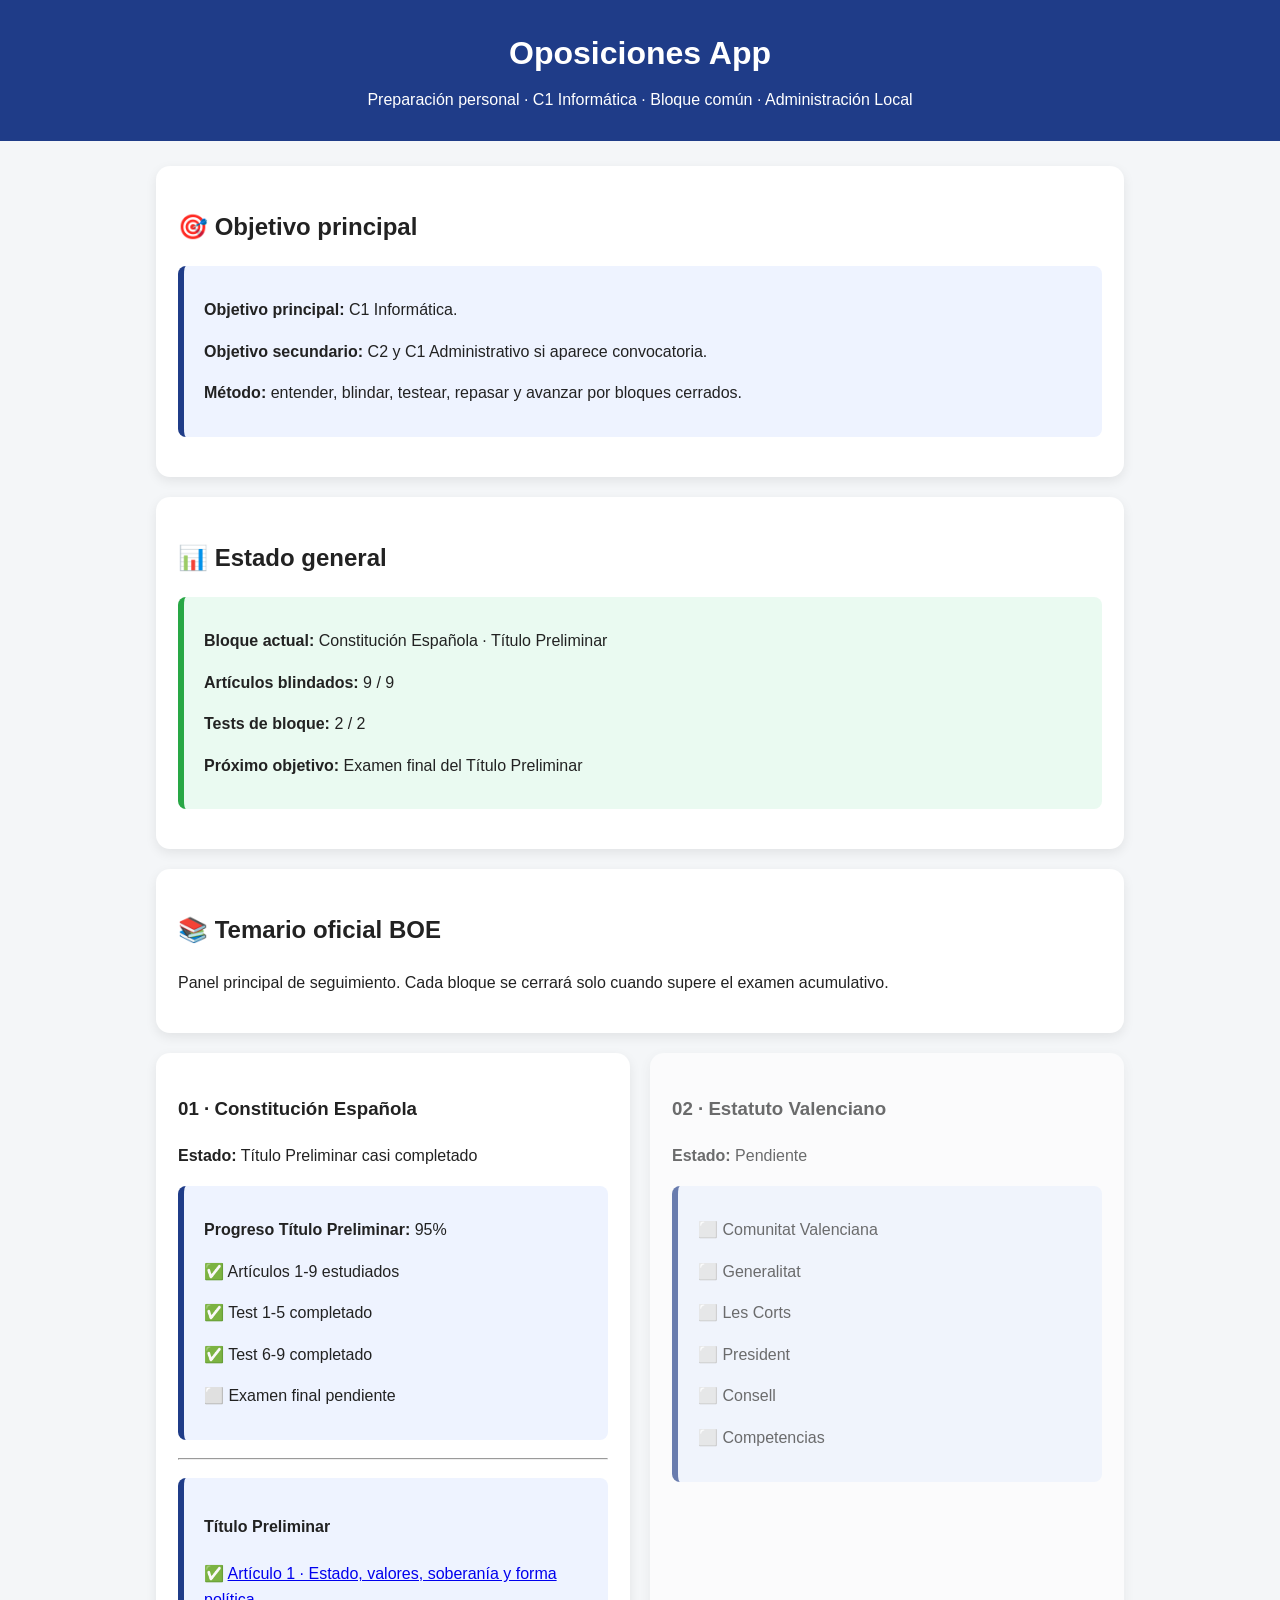
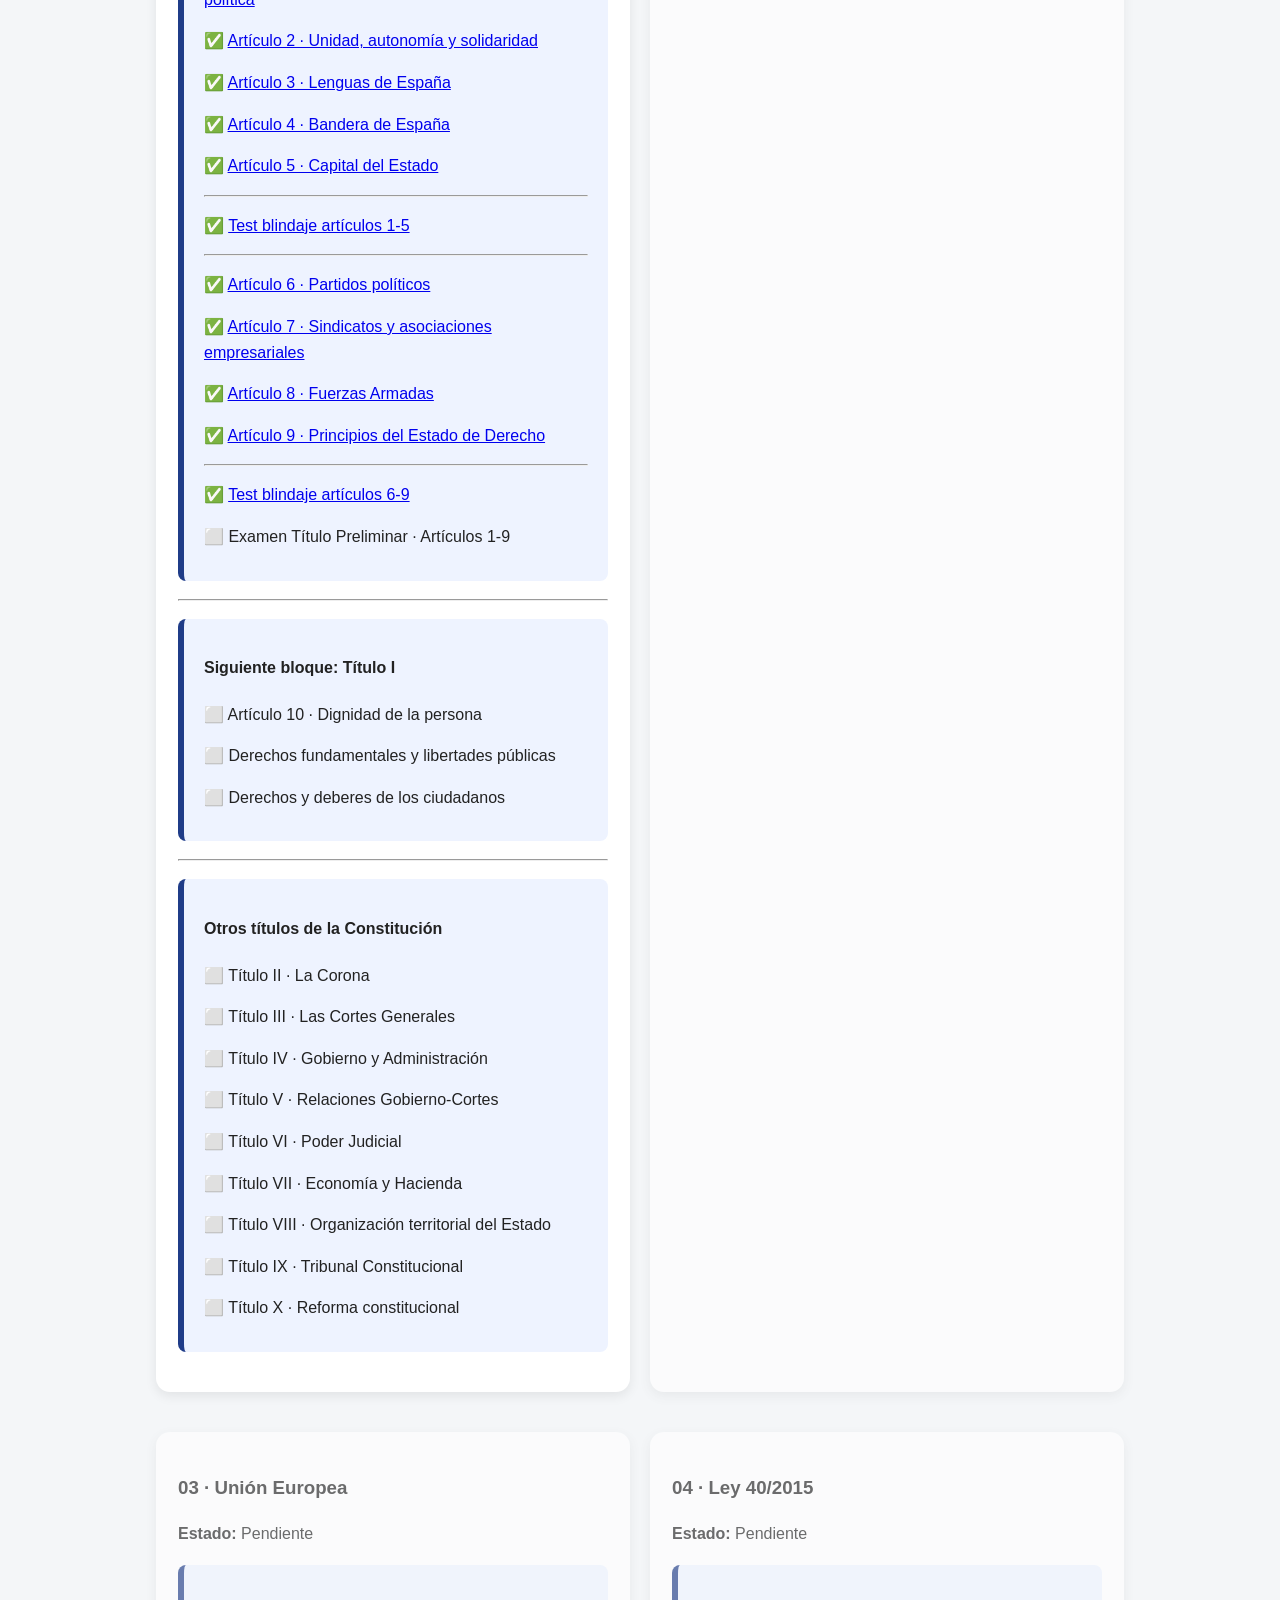
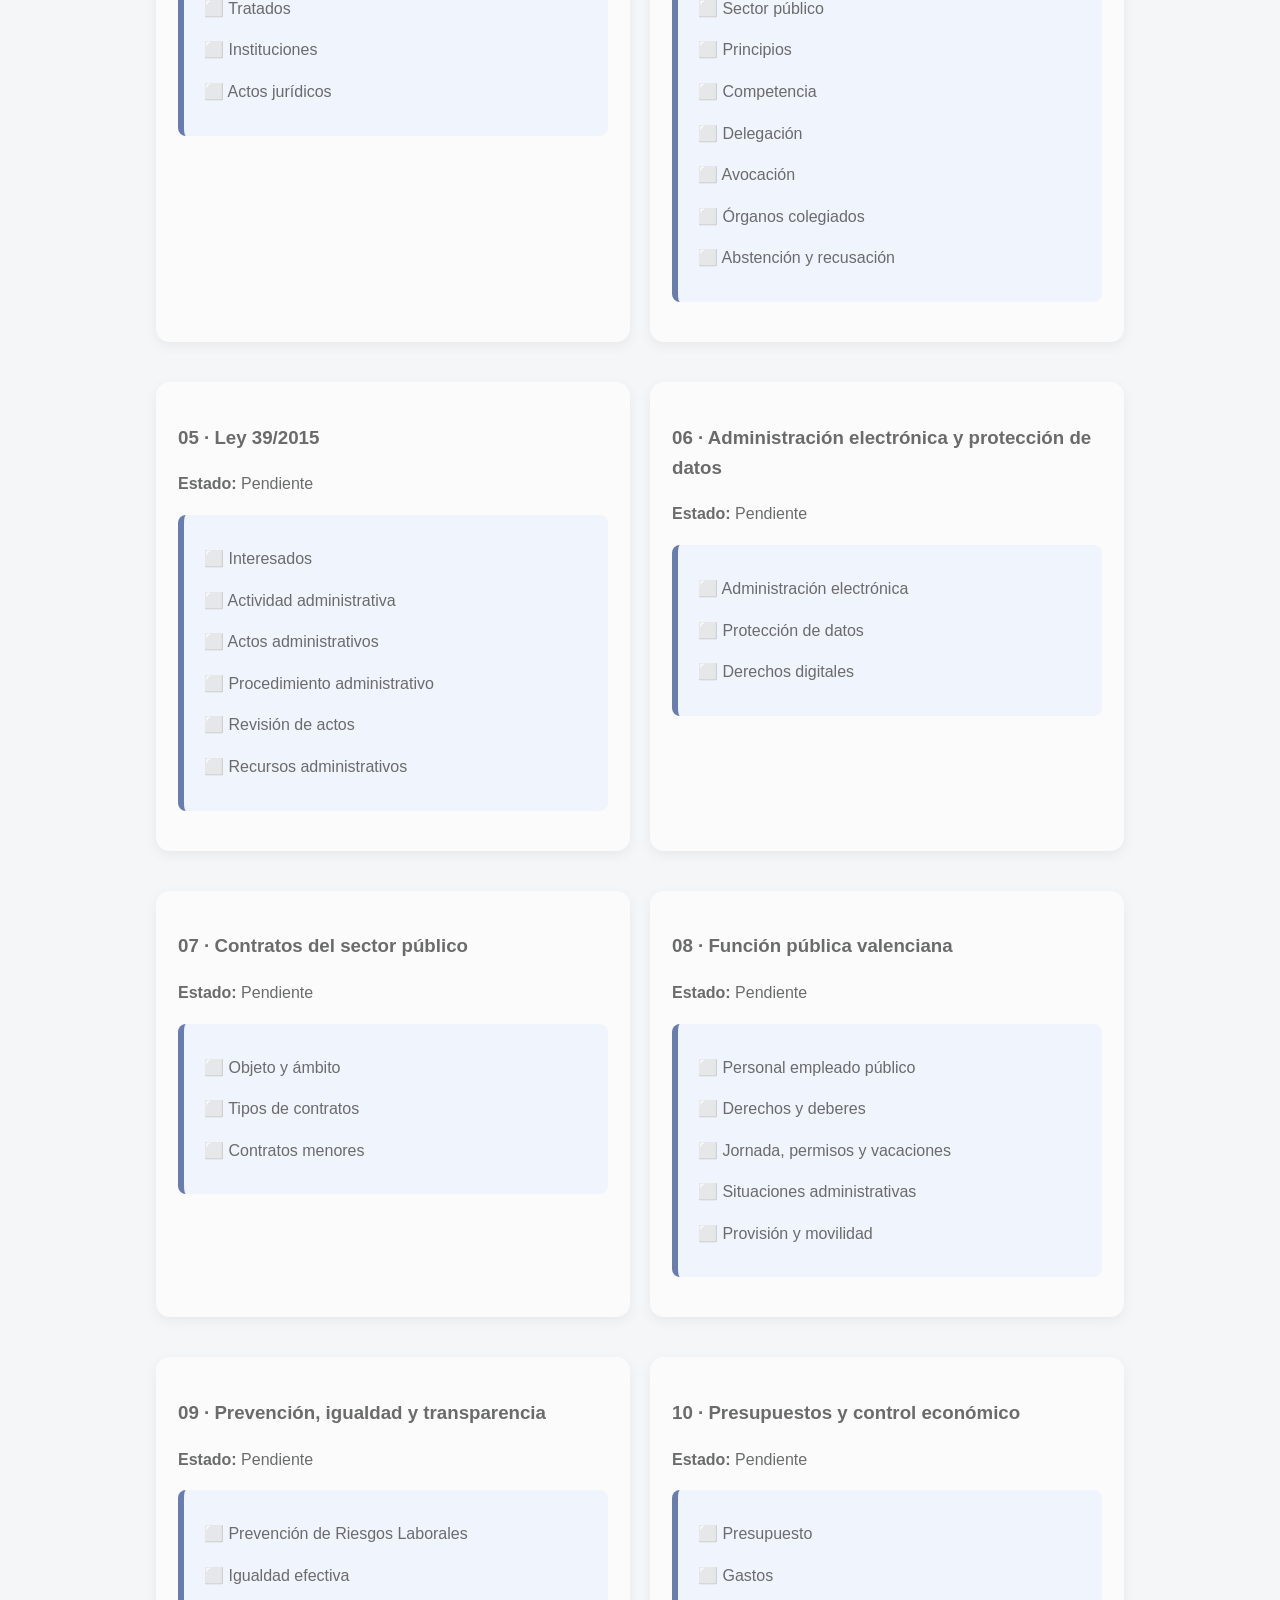
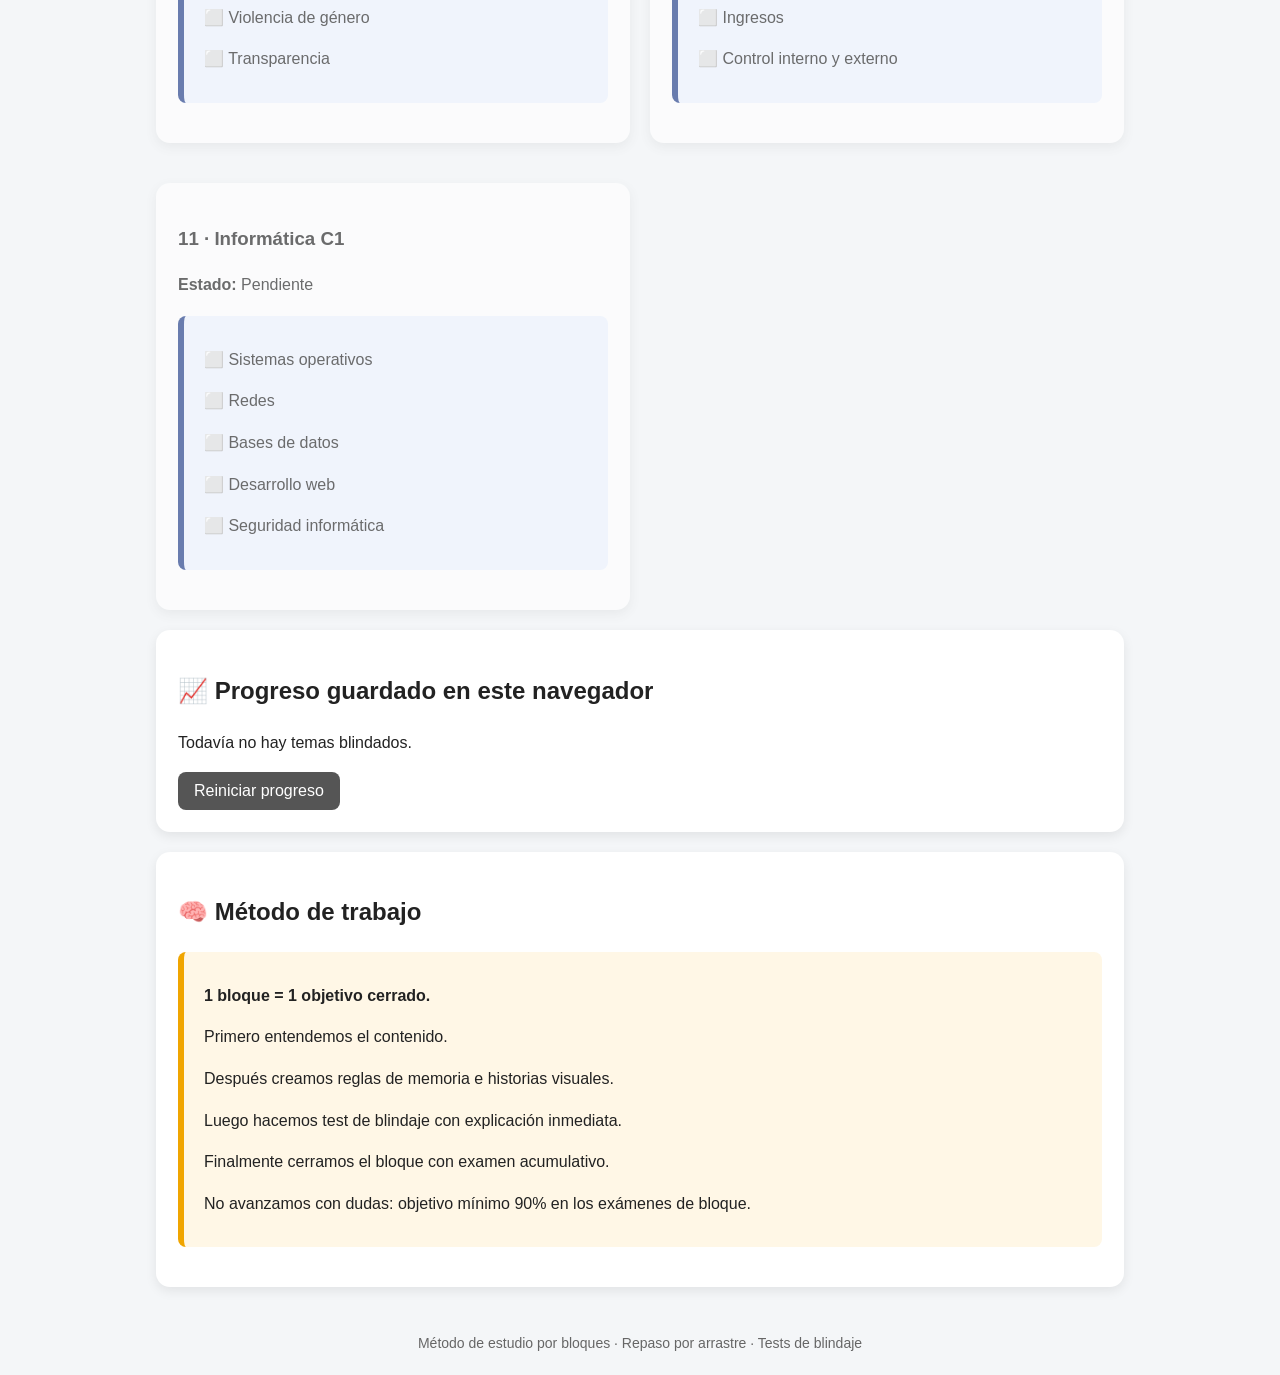
<file: index.html>
<!DOCTYPE html>
<html lang="es">

<head>
  <meta charset="UTF-8">
  <meta name="viewport" content="width=device-width, initial-scale=1.0">
  <title>Oposiciones App</title>
  <link rel="stylesheet" href="css/estilos.css">
</head>

<body>

  <header class="cabecera">
    <h1>Oposiciones App</h1>
    <p>Preparación personal · C1 Informática · Bloque común · Administración Local</p>
  </header>

  <main class="contenedor">

    <section class="tarjeta">
      <h2>🎯 Objetivo principal</h2>
      <div class="bloque">
        <p><strong>Objetivo principal:</strong> C1 Informática.</p>
        <p><strong>Objetivo secundario:</strong> C2 y C1 Administrativo si aparece convocatoria.</p>
        <p><strong>Método:</strong> entender, blindar, testear, repasar y avanzar por bloques cerrados.</p>
      </div>
    </section>

    <section class="tarjeta">
      <h2>📊 Estado general</h2>
      <div class="ok">
        <p><strong>Bloque actual:</strong> Constitución Española · Título Preliminar</p>
        <p><strong>Artículos blindados:</strong> 9 / 9</p>
        <p><strong>Tests de bloque:</strong> 2 / 2</p>
        <p><strong>Próximo objetivo:</strong> Examen final del Título Preliminar</p>
      </div>
    </section>

    <section class="tarjeta">
      <h2>📚 Temario oficial BOE</h2>
      <p>Panel principal de seguimiento. Cada bloque se cerrará solo cuando supere el examen acumulativo.</p>
    </section>

    <section class="grid">

      <article class="tarjeta">
        <h3>01 · Constitución Española</h3>
        <p><strong>Estado:</strong> Título Preliminar casi completado</p>

        <div class="bloque">
          <p><strong>Progreso Título Preliminar:</strong> 95%</p>
          <p>✅ Artículos 1-9 estudiados</p>
          <p>✅ Test 1-5 completado</p>
          <p>✅ Test 6-9 completado</p>
          <p>⬜ Examen final pendiente</p>
        </div>

        <hr>

        <div class="bloque">
          <h4>Título Preliminar</h4>
          <p>✅ <a href="temas/constitucion/articulo_01.html">Artículo 1 · Estado, valores, soberanía y forma
              política</a></p>
          <p>✅ <a href="temas/constitucion/articulo_02.html">Artículo 2 · Unidad, autonomía y solidaridad</a></p>
          <p>✅ <a href="temas/constitucion/articulo_03.html">Artículo 3 · Lenguas de España</a></p>
          <p>✅ <a href="temas/constitucion/articulo_04.html">Artículo 4 · Bandera de España</a></p>
          <p>✅ <a href="temas/constitucion/articulo_05.html">Artículo 5 · Capital del Estado</a></p>

          <hr>

          <p>✅ <a href="temas/constitucion/test_01_05.html">Test blindaje artículos 1-5</a></p>

          <hr>

          <p>✅ <a href="temas/constitucion/articulo_06.html">Artículo 6 · Partidos políticos</a></p>
          <p>✅ <a href="temas/constitucion/articulo_07.html">Artículo 7 · Sindicatos y asociaciones empresariales</a>
          </p>
          <p>✅ <a href="temas/constitucion/articulo_08.html">Artículo 8 · Fuerzas Armadas</a></p>
          <p>✅ <a href="temas/constitucion/articulo_09.html">Artículo 9 · Principios del Estado de Derecho</a></p>

          <hr>

          <p>✅ <a href="temas/constitucion/test_06_09.html">Test blindaje artículos 6-9</a></p>
          <p>⬜ Examen Título Preliminar · Artículos 1-9</p>
        </div>

        <hr>

        <div class="bloque">
          <h4>Siguiente bloque: Título I</h4>
          <p>⬜ Artículo 10 · Dignidad de la persona</p>
          <p>⬜ Derechos fundamentales y libertades públicas</p>
          <p>⬜ Derechos y deberes de los ciudadanos</p>
        </div>

        <hr>

        <div class="bloque">
          <h4>Otros títulos de la Constitución</h4>
          <p>⬜ Título II · La Corona</p>
          <p>⬜ Título III · Las Cortes Generales</p>
          <p>⬜ Título IV · Gobierno y Administración</p>
          <p>⬜ Título V · Relaciones Gobierno-Cortes</p>
          <p>⬜ Título VI · Poder Judicial</p>
          <p>⬜ Título VII · Economía y Hacienda</p>
          <p>⬜ Título VIII · Organización territorial del Estado</p>
          <p>⬜ Título IX · Tribunal Constitucional</p>
          <p>⬜ Título X · Reforma constitucional</p>
        </div>
      </article>

      <article class="tarjeta bloqueado">
        <h3>02 · Estatuto Valenciano</h3>
        <p><strong>Estado:</strong> Pendiente</p>
        <div class="bloque">
          <p>⬜ Comunitat Valenciana</p>
          <p>⬜ Generalitat</p>
          <p>⬜ Les Corts</p>
          <p>⬜ President</p>
          <p>⬜ Consell</p>
          <p>⬜ Competencias</p>
        </div>
      </article>

      <article class="tarjeta bloqueado">
        <h3>03 · Unión Europea</h3>
        <p><strong>Estado:</strong> Pendiente</p>
        <div class="bloque">
          <p>⬜ Tratados</p>
          <p>⬜ Instituciones</p>
          <p>⬜ Actos jurídicos</p>
        </div>
      </article>

      <article class="tarjeta bloqueado">
        <h3>04 · Ley 40/2015</h3>
        <p><strong>Estado:</strong> Pendiente</p>
        <div class="bloque">
          <p>⬜ Sector público</p>
          <p>⬜ Principios</p>
          <p>⬜ Competencia</p>
          <p>⬜ Delegación</p>
          <p>⬜ Avocación</p>
          <p>⬜ Órganos colegiados</p>
          <p>⬜ Abstención y recusación</p>
        </div>
      </article>

      <article class="tarjeta bloqueado">
        <h3>05 · Ley 39/2015</h3>
        <p><strong>Estado:</strong> Pendiente</p>
        <div class="bloque">
          <p>⬜ Interesados</p>
          <p>⬜ Actividad administrativa</p>
          <p>⬜ Actos administrativos</p>
          <p>⬜ Procedimiento administrativo</p>
          <p>⬜ Revisión de actos</p>
          <p>⬜ Recursos administrativos</p>
        </div>
      </article>

      <article class="tarjeta bloqueado">
        <h3>06 · Administración electrónica y protección de datos</h3>
        <p><strong>Estado:</strong> Pendiente</p>
        <div class="bloque">
          <p>⬜ Administración electrónica</p>
          <p>⬜ Protección de datos</p>
          <p>⬜ Derechos digitales</p>
        </div>
      </article>

      <article class="tarjeta bloqueado">
        <h3>07 · Contratos del sector público</h3>
        <p><strong>Estado:</strong> Pendiente</p>
        <div class="bloque">
          <p>⬜ Objeto y ámbito</p>
          <p>⬜ Tipos de contratos</p>
          <p>⬜ Contratos menores</p>
        </div>
      </article>

      <article class="tarjeta bloqueado">
        <h3>08 · Función pública valenciana</h3>
        <p><strong>Estado:</strong> Pendiente</p>
        <div class="bloque">
          <p>⬜ Personal empleado público</p>
          <p>⬜ Derechos y deberes</p>
          <p>⬜ Jornada, permisos y vacaciones</p>
          <p>⬜ Situaciones administrativas</p>
          <p>⬜ Provisión y movilidad</p>
        </div>
      </article>

      <article class="tarjeta bloqueado">
        <h3>09 · Prevención, igualdad y transparencia</h3>
        <p><strong>Estado:</strong> Pendiente</p>
        <div class="bloque">
          <p>⬜ Prevención de Riesgos Laborales</p>
          <p>⬜ Igualdad efectiva</p>
          <p>⬜ Violencia de género</p>
          <p>⬜ Transparencia</p>
        </div>
      </article>

      <article class="tarjeta bloqueado">
        <h3>10 · Presupuestos y control económico</h3>
        <p><strong>Estado:</strong> Pendiente</p>
        <div class="bloque">
          <p>⬜ Presupuesto</p>
          <p>⬜ Gastos</p>
          <p>⬜ Ingresos</p>
          <p>⬜ Control interno y externo</p>
        </div>
      </article>

      <article class="tarjeta bloqueado">
        <h3>11 · Informática C1</h3>
        <p><strong>Estado:</strong> Pendiente</p>
        <div class="bloque">
          <p>⬜ Sistemas operativos</p>
          <p>⬜ Redes</p>
          <p>⬜ Bases de datos</p>
          <p>⬜ Desarrollo web</p>
          <p>⬜ Seguridad informática</p>
        </div>
      </article>

    </section>

    <section class="tarjeta">
      <h2>📈 Progreso guardado en este navegador</h2>
      <p id="resumenProgreso">Cargando progreso...</p>
      <button class="boton secundario" onclick="reiniciarProgreso()">Reiniciar progreso</button>
    </section>

    <section class="tarjeta">
      <h2>🧠 Método de trabajo</h2>
      <div class="regla">
        <p><strong>1 bloque = 1 objetivo cerrado.</strong></p>
        <p>Primero entendemos el contenido.</p>
        <p>Después creamos reglas de memoria e historias visuales.</p>
        <p>Luego hacemos test de blindaje con explicación inmediata.</p>
        <p>Finalmente cerramos el bloque con examen acumulativo.</p>
        <p>No avanzamos con dudas: objetivo mínimo 90% en los exámenes de bloque.</p>
      </div>
    </section>

  </main>

  <footer class="pie">
    Método de estudio por bloques · Repaso por arrastre · Tests de blindaje
  </footer>

  <script src="js/app.js"></script>

</body>

</html>
</file>
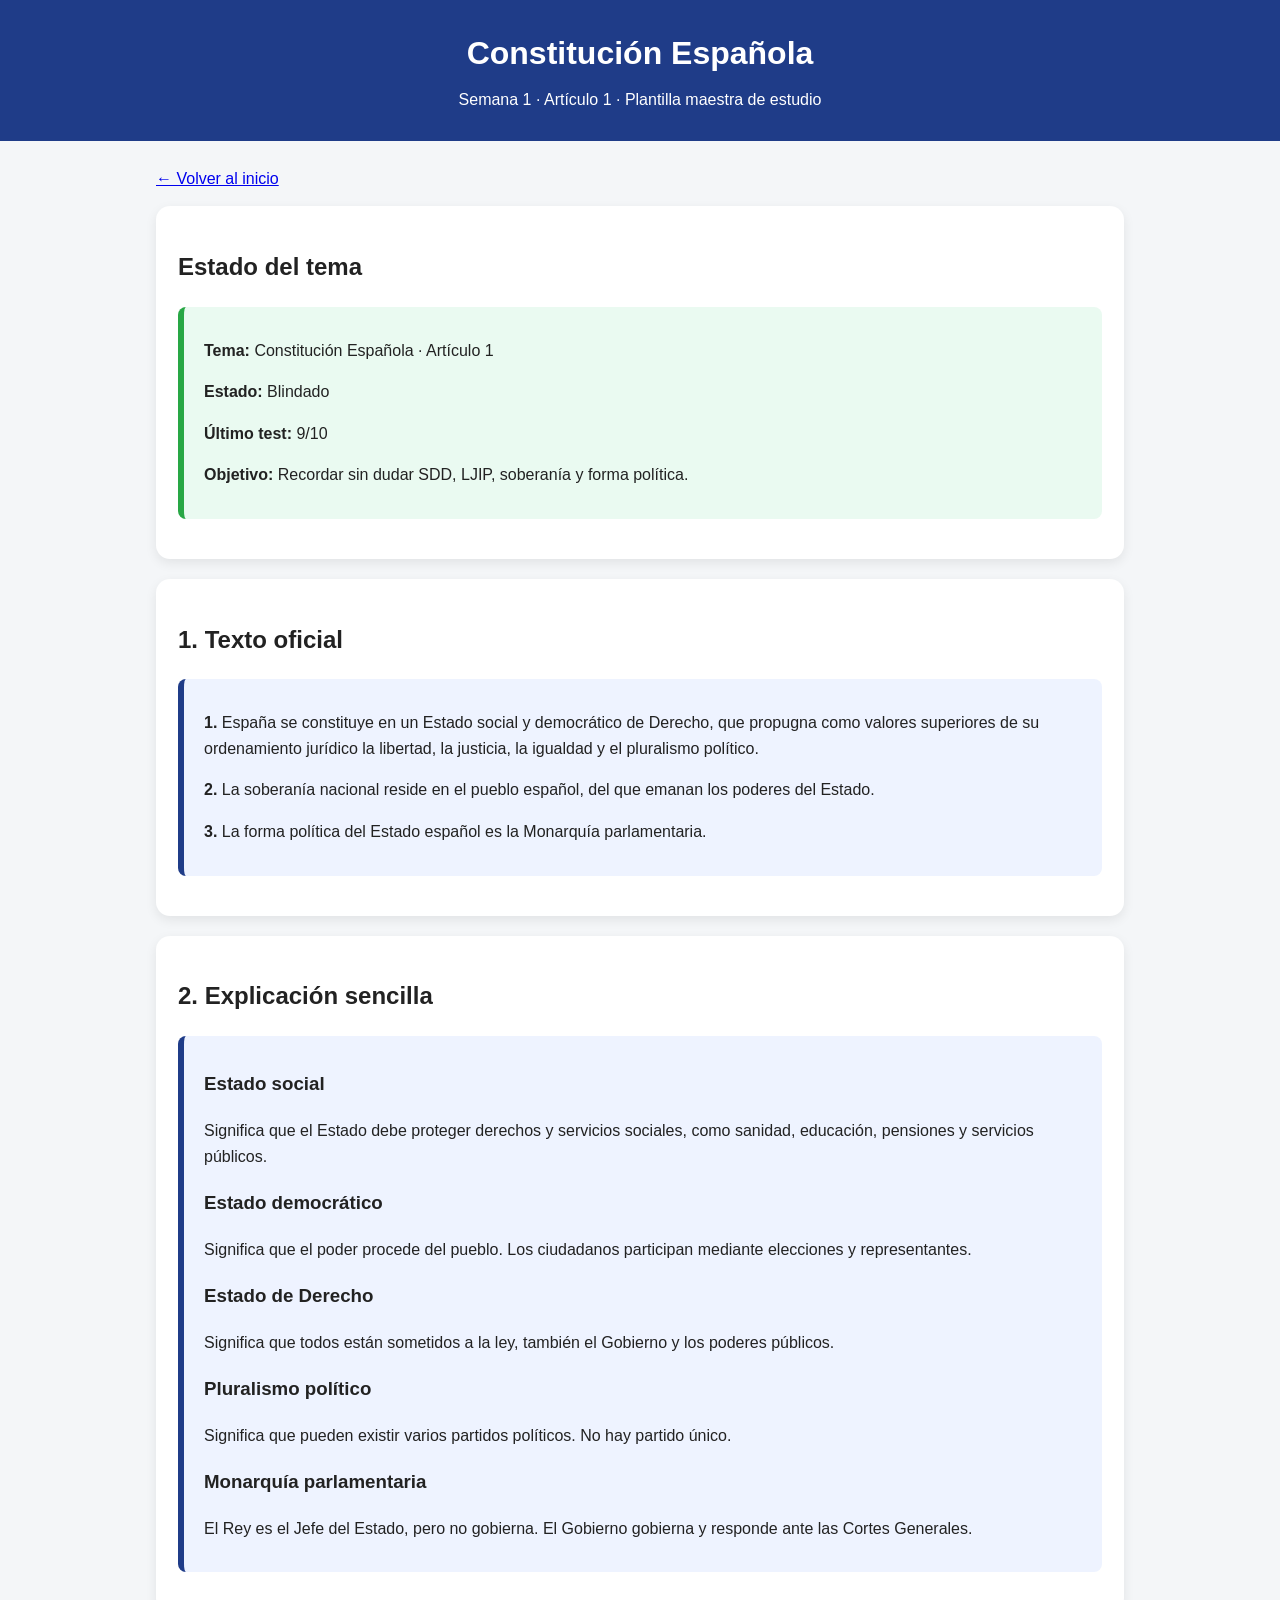
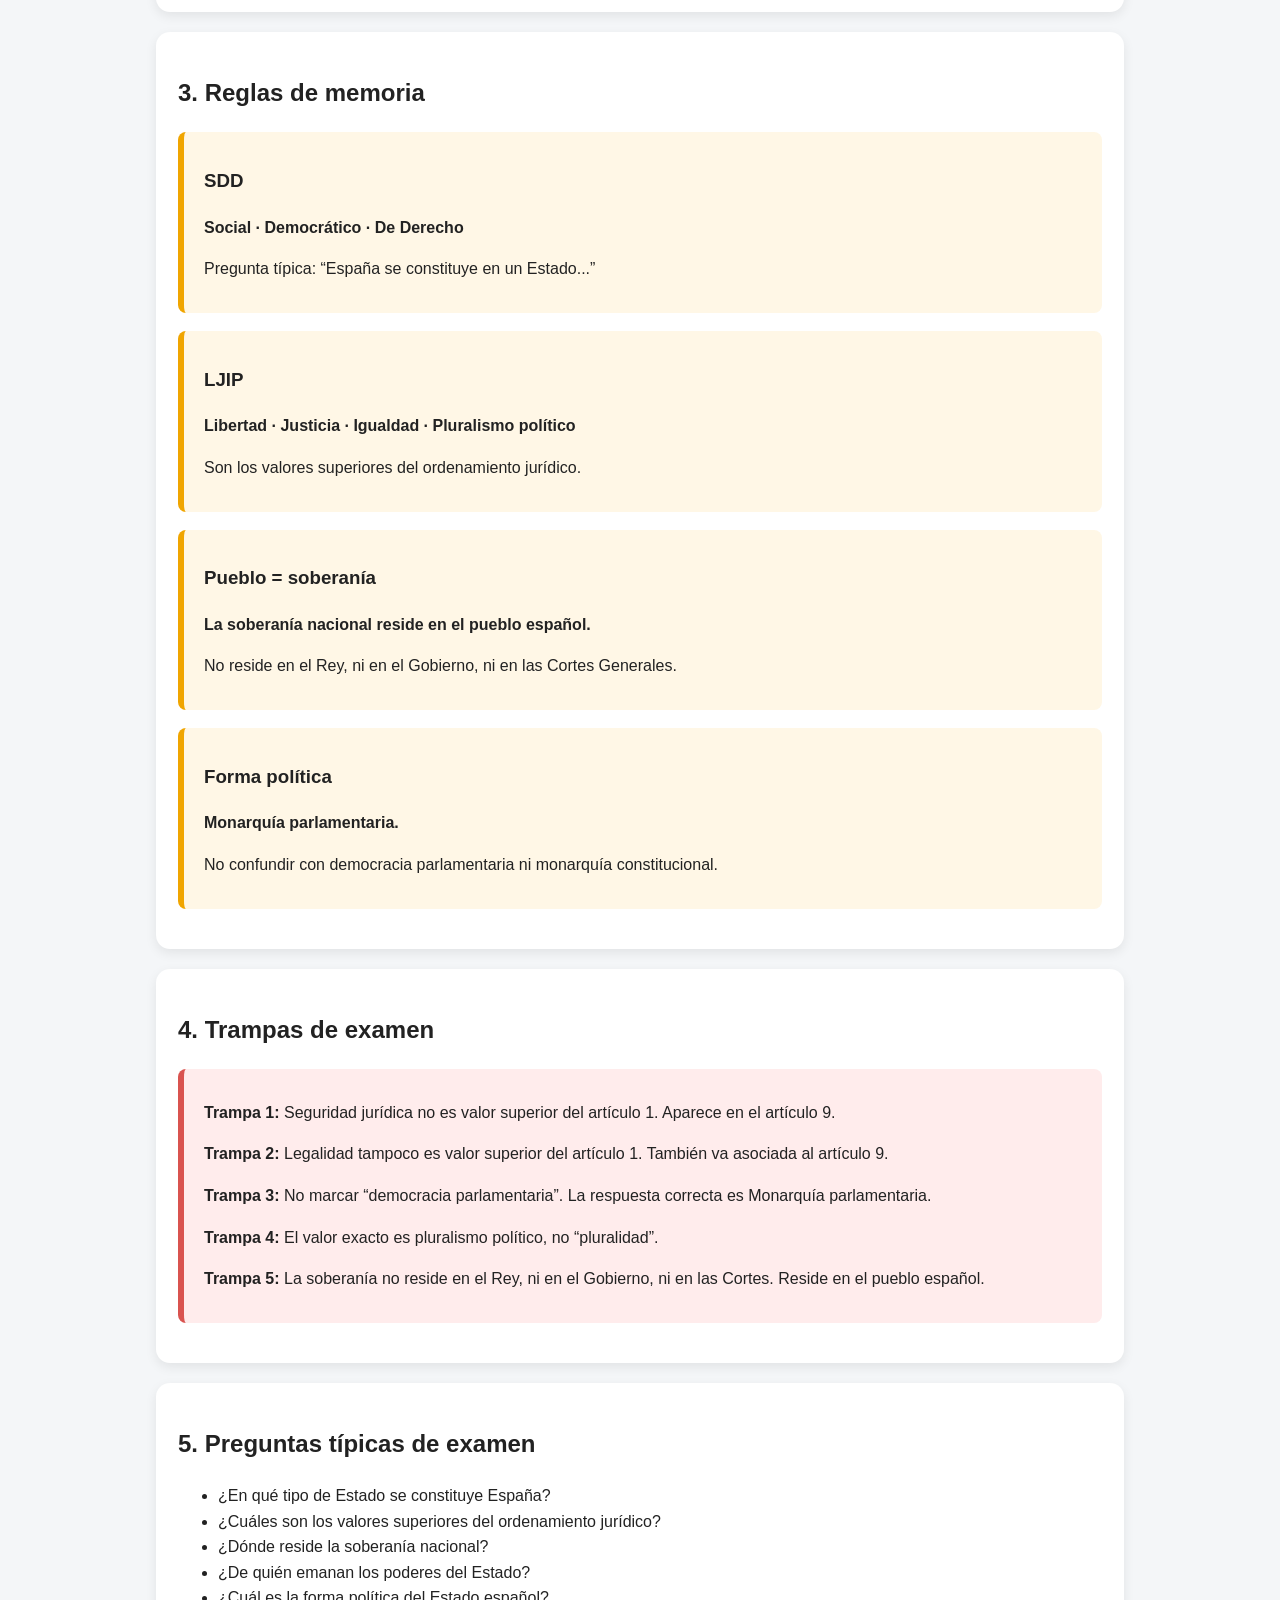
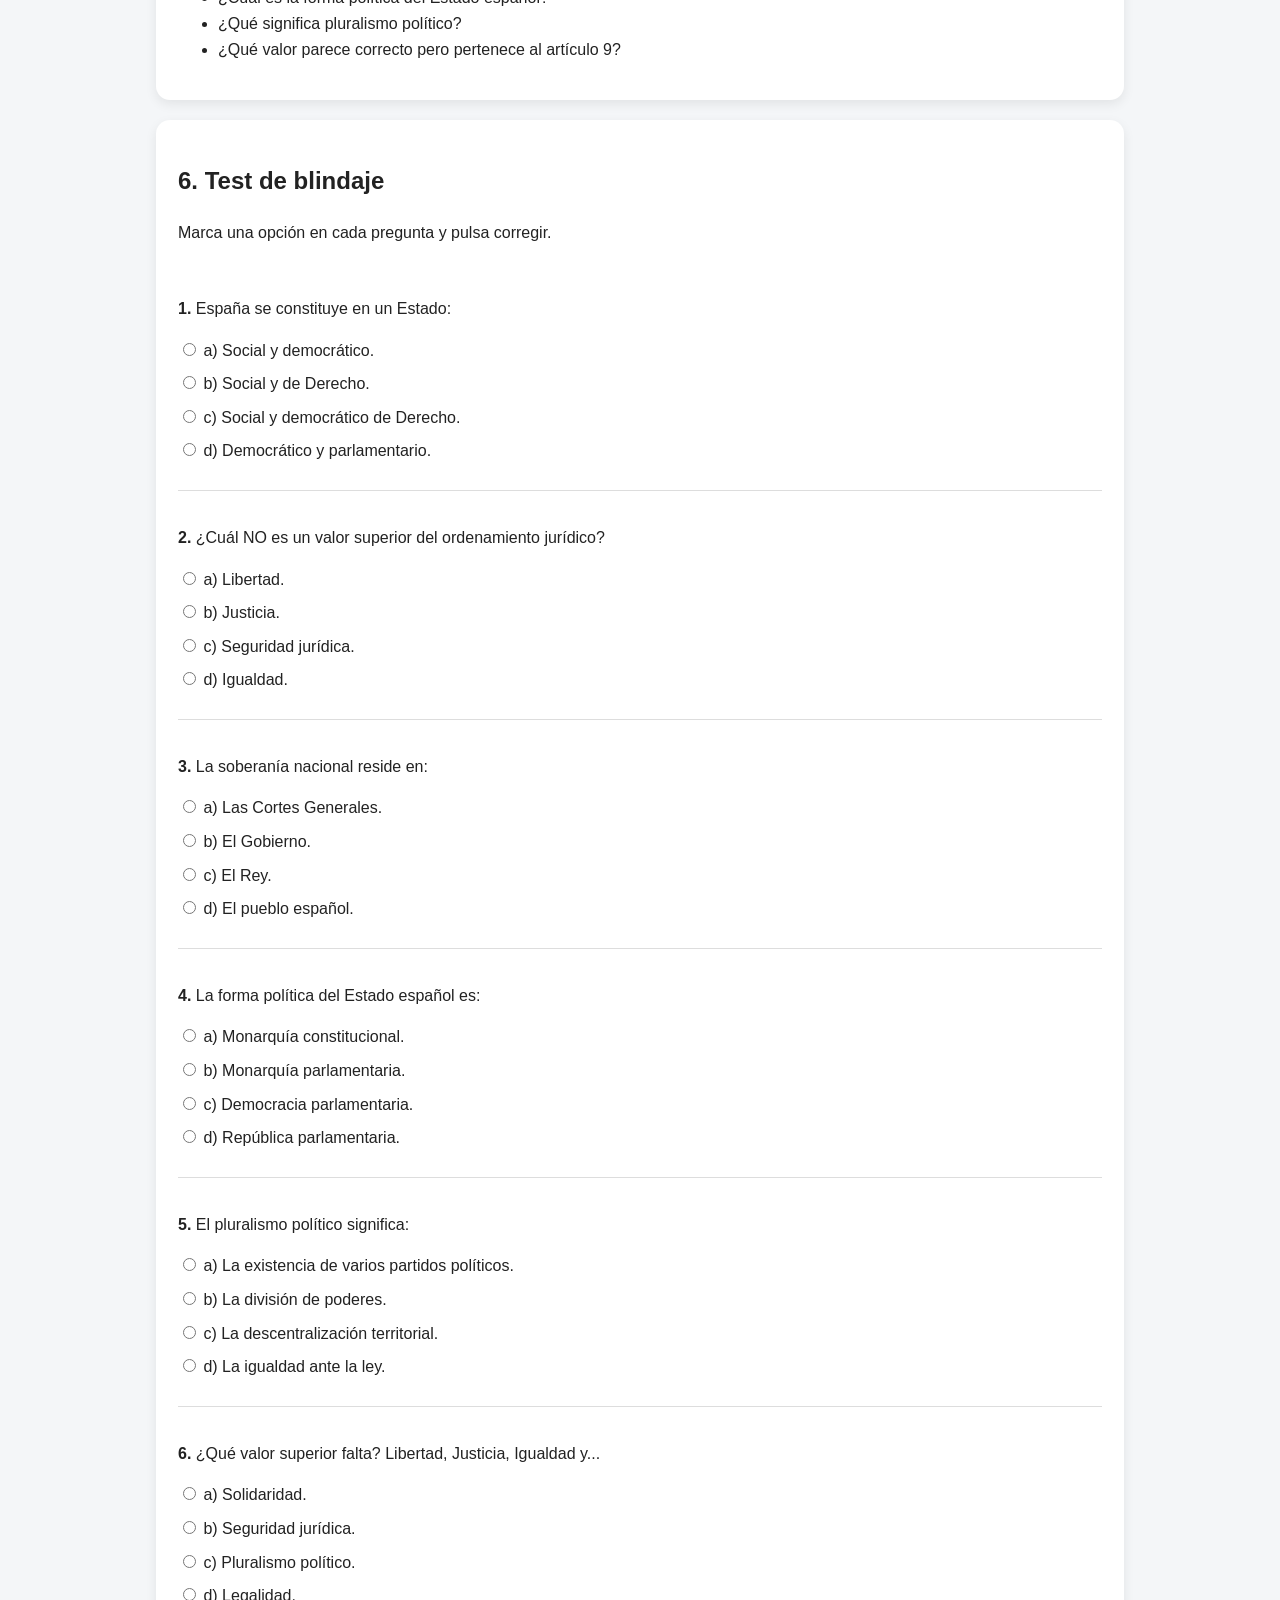
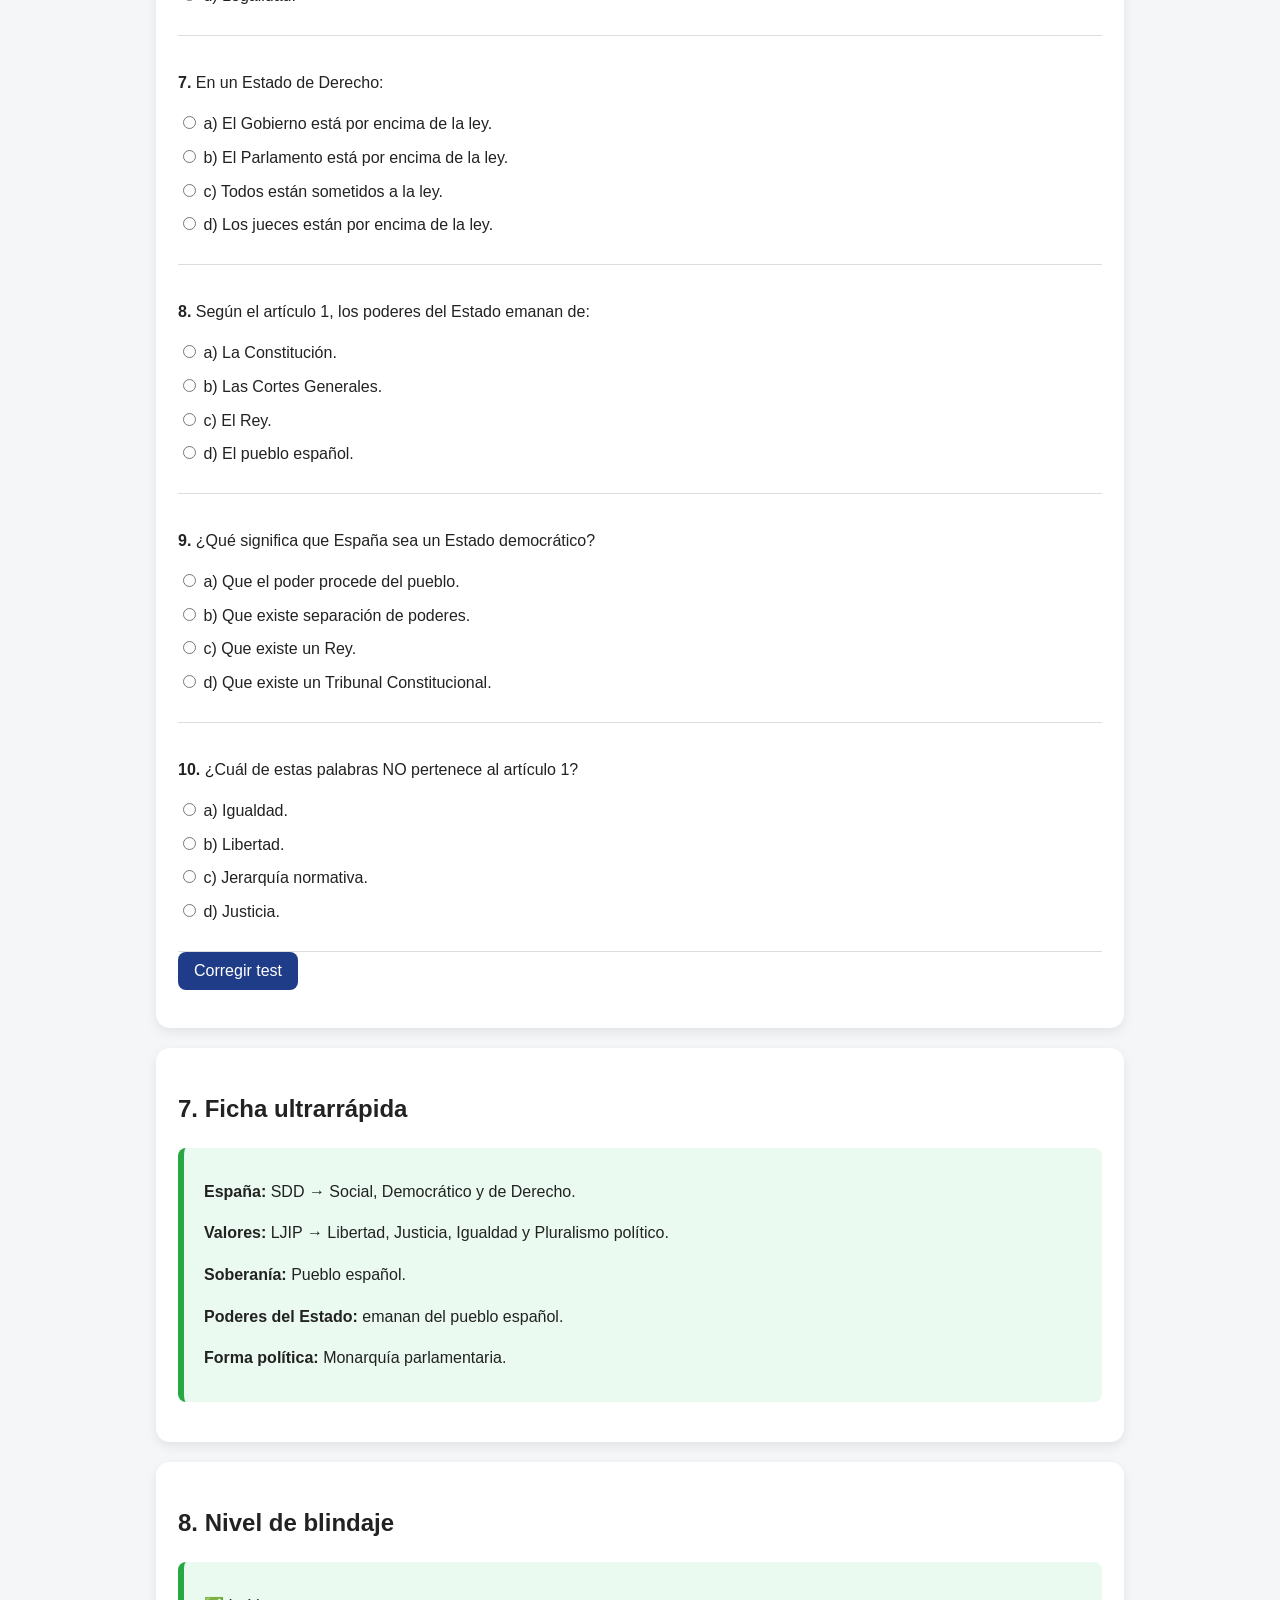
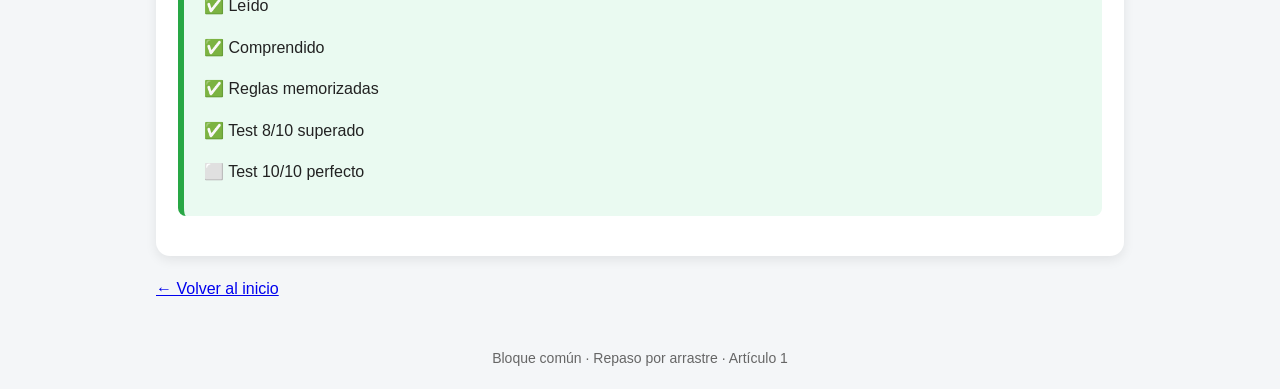
<file: temas/constitucion/articulo_01.html>
<!DOCTYPE html>
<html lang="es">

<head>
  <meta charset="UTF-8">
  <meta name="viewport" content="width=device-width, initial-scale=1.0">
  <title>Artículo 1 - Constitución Española</title>
  <link rel="stylesheet" href="../../css/estilos.css">
</head>

<body>
  <header class="cabecera">
    <h1>Constitución Española</h1>
    <p>Semana 1 · Artículo 1 · Plantilla maestra de estudio</p>
  </header>

  <main class="contenedor">
    <p class="volver"><a href="../../index.html">← Volver al inicio</a></p>

    <section class="tarjeta">
      <h2>Estado del tema</h2>
      <div class="ok">
        <p><strong>Tema:</strong> Constitución Española · Artículo 1</p>
        <p><strong>Estado:</strong> Blindado</p>
        <p><strong>Último test:</strong> 9/10</p>
        <p><strong>Objetivo:</strong> Recordar sin dudar SDD, LJIP, soberanía y forma política.</p>
      </div>
    </section>

    <section class="tarjeta">
      <h2>1. Texto oficial</h2>
      <div class="bloque">
        <p><strong>1.</strong> España se constituye en un Estado social y democrático de Derecho, que propugna como
          valores superiores de su ordenamiento jurídico la libertad, la justicia, la igualdad y el pluralismo político.
        </p>
        <p><strong>2.</strong> La soberanía nacional reside en el pueblo español, del que emanan los poderes del Estado.
        </p>
        <p><strong>3.</strong> La forma política del Estado español es la Monarquía parlamentaria.</p>
      </div>
    </section>

    <section class="tarjeta">
      <h2>2. Explicación sencilla</h2>

      <div class="bloque">
        <h3>Estado social</h3>
        <p>Significa que el Estado debe proteger derechos y servicios sociales, como sanidad, educación, pensiones y
          servicios públicos.</p>

        <h3>Estado democrático</h3>
        <p>Significa que el poder procede del pueblo. Los ciudadanos participan mediante elecciones y representantes.
        </p>

        <h3>Estado de Derecho</h3>
        <p>Significa que todos están sometidos a la ley, también el Gobierno y los poderes públicos.</p>

        <h3>Pluralismo político</h3>
        <p>Significa que pueden existir varios partidos políticos. No hay partido único.</p>

        <h3>Monarquía parlamentaria</h3>
        <p>El Rey es el Jefe del Estado, pero no gobierna. El Gobierno gobierna y responde ante las Cortes Generales.
        </p>
      </div>
    </section>

    <section class="tarjeta">
      <h2>3. Reglas de memoria</h2>

      <div class="regla">
        <h3>SDD</h3>
        <p><strong>Social · Democrático · De Derecho</strong></p>
        <p>Pregunta típica: “España se constituye en un Estado...”</p>
      </div>

      <div class="regla">
        <h3>LJIP</h3>
        <p><strong>Libertad · Justicia · Igualdad · Pluralismo político</strong></p>
        <p>Son los valores superiores del ordenamiento jurídico.</p>
      </div>

      <div class="regla">
        <h3>Pueblo = soberanía</h3>
        <p><strong>La soberanía nacional reside en el pueblo español.</strong></p>
        <p>No reside en el Rey, ni en el Gobierno, ni en las Cortes Generales.</p>
      </div>

      <div class="regla">
        <h3>Forma política</h3>
        <p><strong>Monarquía parlamentaria.</strong></p>
        <p>No confundir con democracia parlamentaria ni monarquía constitucional.</p>
      </div>
    </section>

    <section class="tarjeta">
      <h2>4. Trampas de examen</h2>

      <div class="alerta">
        <p><strong>Trampa 1:</strong> Seguridad jurídica no es valor superior del artículo 1. Aparece en el artículo 9.
        </p>
        <p><strong>Trampa 2:</strong> Legalidad tampoco es valor superior del artículo 1. También va asociada al
          artículo 9.</p>
        <p><strong>Trampa 3:</strong> No marcar “democracia parlamentaria”. La respuesta correcta es Monarquía
          parlamentaria.</p>
        <p><strong>Trampa 4:</strong> El valor exacto es pluralismo político, no “pluralidad”.</p>
        <p><strong>Trampa 5:</strong> La soberanía no reside en el Rey, ni en el Gobierno, ni en las Cortes. Reside en
          el pueblo español.</p>
      </div>
    </section>

    <section class="tarjeta">
      <h2>5. Preguntas típicas de examen</h2>

      <ul>
        <li>¿En qué tipo de Estado se constituye España?</li>
        <li>¿Cuáles son los valores superiores del ordenamiento jurídico?</li>
        <li>¿Dónde reside la soberanía nacional?</li>
        <li>¿De quién emanan los poderes del Estado?</li>
        <li>¿Cuál es la forma política del Estado español?</li>
        <li>¿Qué significa pluralismo político?</li>
        <li>¿Qué valor parece correcto pero pertenece al artículo 9?</li>
      </ul>
    </section>

    <section class="tarjeta">
      <h2>6. Test de blindaje</h2>
      <p>Marca una opción en cada pregunta y pulsa corregir.</p>

      <div id="testArticulo1"></div>

      <button class="boton" onclick="corregirTestArticulo1()">Corregir test</button>

      <p id="resultadoTest" class="resultado"></p>
      <div id="detalleResultado"></div>
    </section>

    <section class="tarjeta">
      <h2>7. Ficha ultrarrápida</h2>

      <div class="ok">
        <p><strong>España:</strong> SDD → Social, Democrático y de Derecho.</p>
        <p><strong>Valores:</strong> LJIP → Libertad, Justicia, Igualdad y Pluralismo político.</p>
        <p><strong>Soberanía:</strong> Pueblo español.</p>
        <p><strong>Poderes del Estado:</strong> emanan del pueblo español.</p>
        <p><strong>Forma política:</strong> Monarquía parlamentaria.</p>
      </div>
    </section>

    <section class="tarjeta">
      <h2>8. Nivel de blindaje</h2>

      <div class="ok">
        <p>✅ Leído</p>
        <p>✅ Comprendido</p>
        <p>✅ Reglas memorizadas</p>
        <p>✅ Test 8/10 superado</p>
        <p>⬜ Test 10/10 perfecto</p>
      </div>
    </section>

    <p class="volver"><a href="../../index.html">← Volver al inicio</a></p>
  </main>

  <footer class="pie">
    Bloque común · Repaso por arrastre · Artículo 1
  </footer>

  <script src="../../js/app.js"></script>
  <script src="../../datos/preguntas_constitucion.js"></script>
  <script src="../../js/test_articulo_01.js"></script>
</body>

</html>
</file>
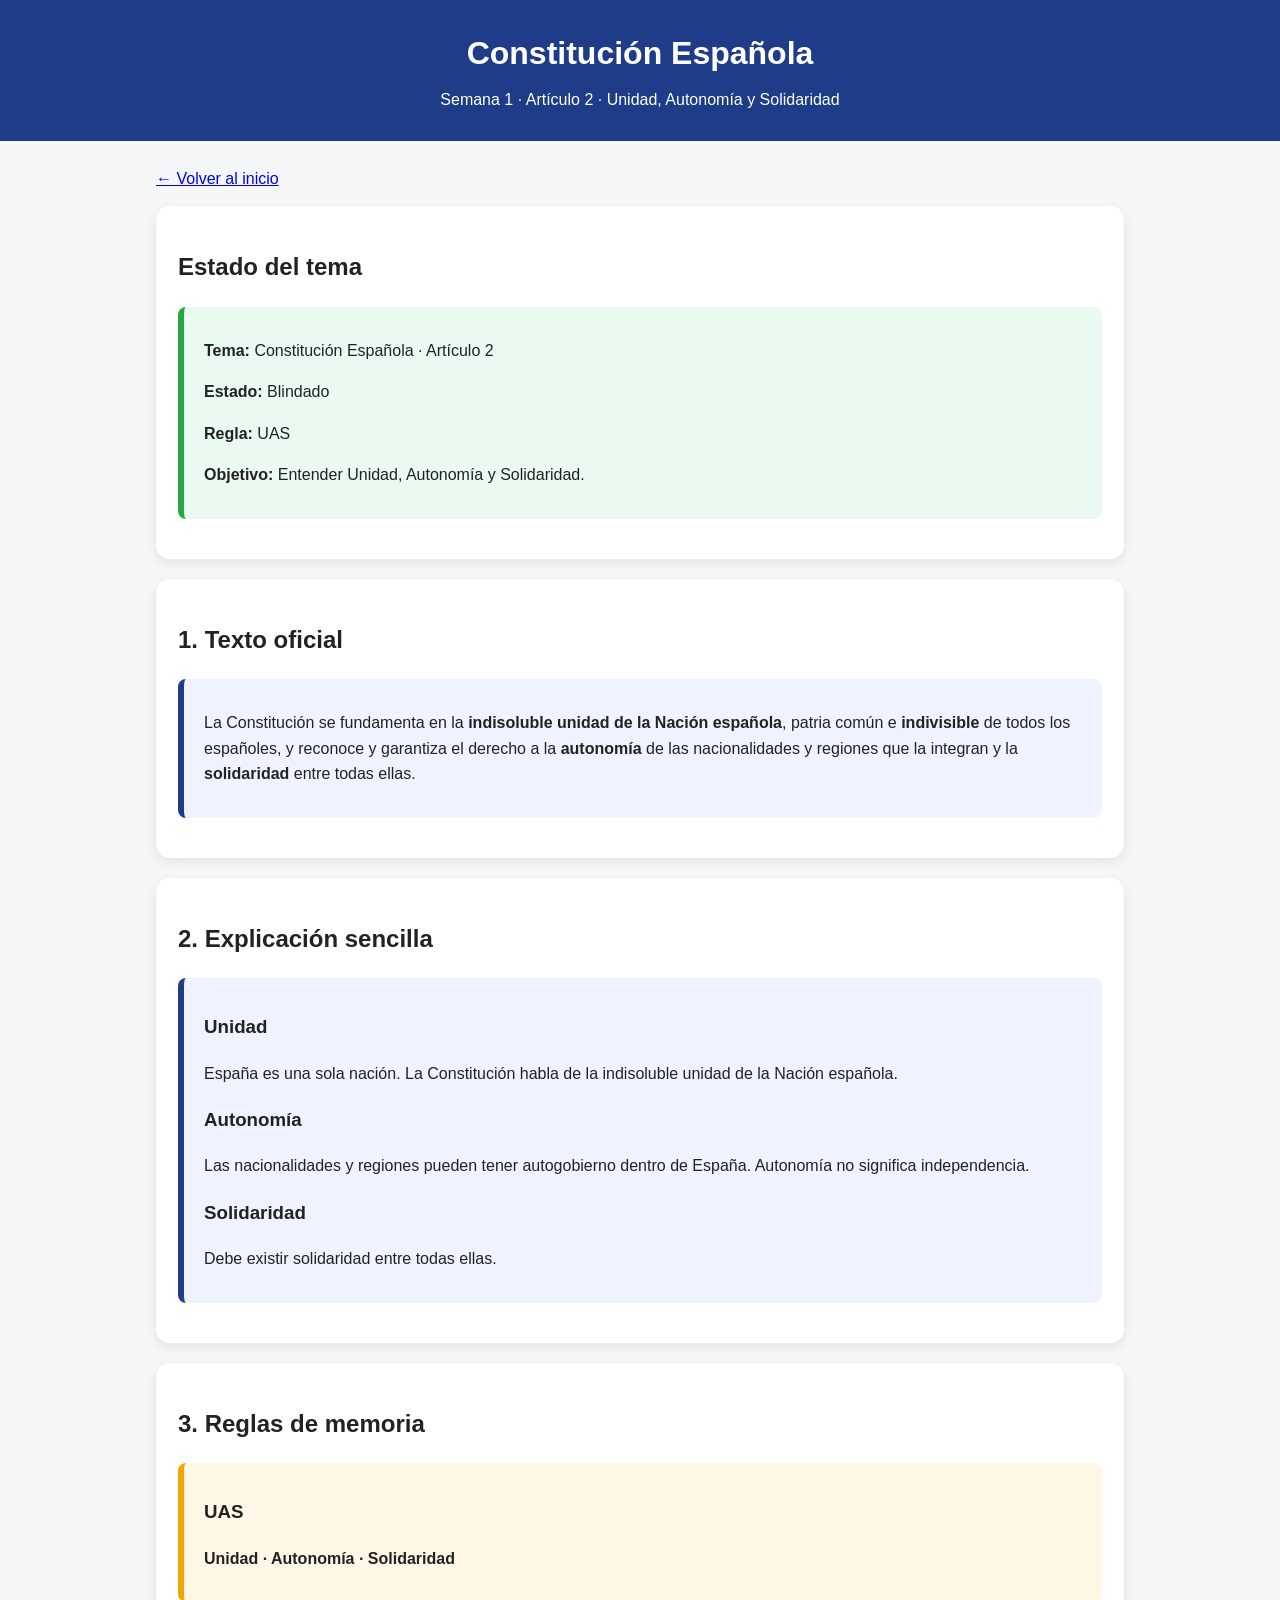
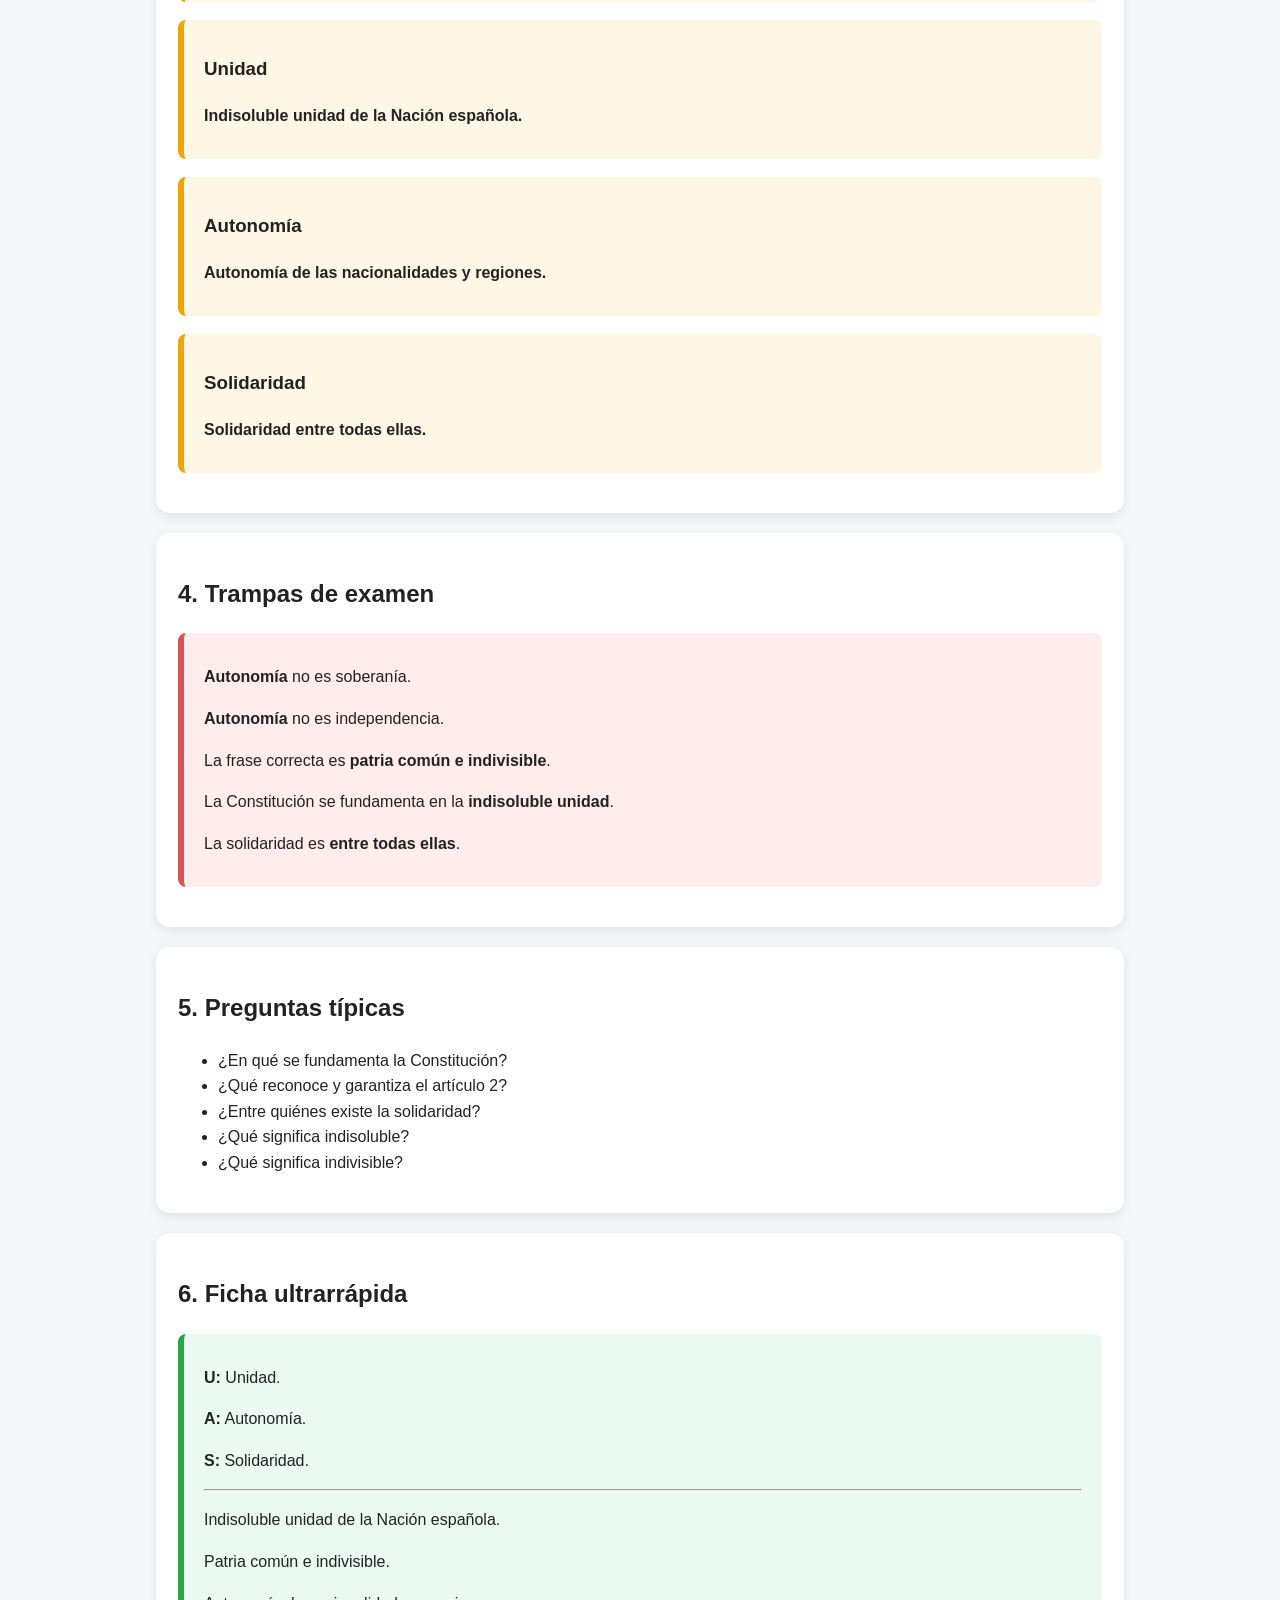
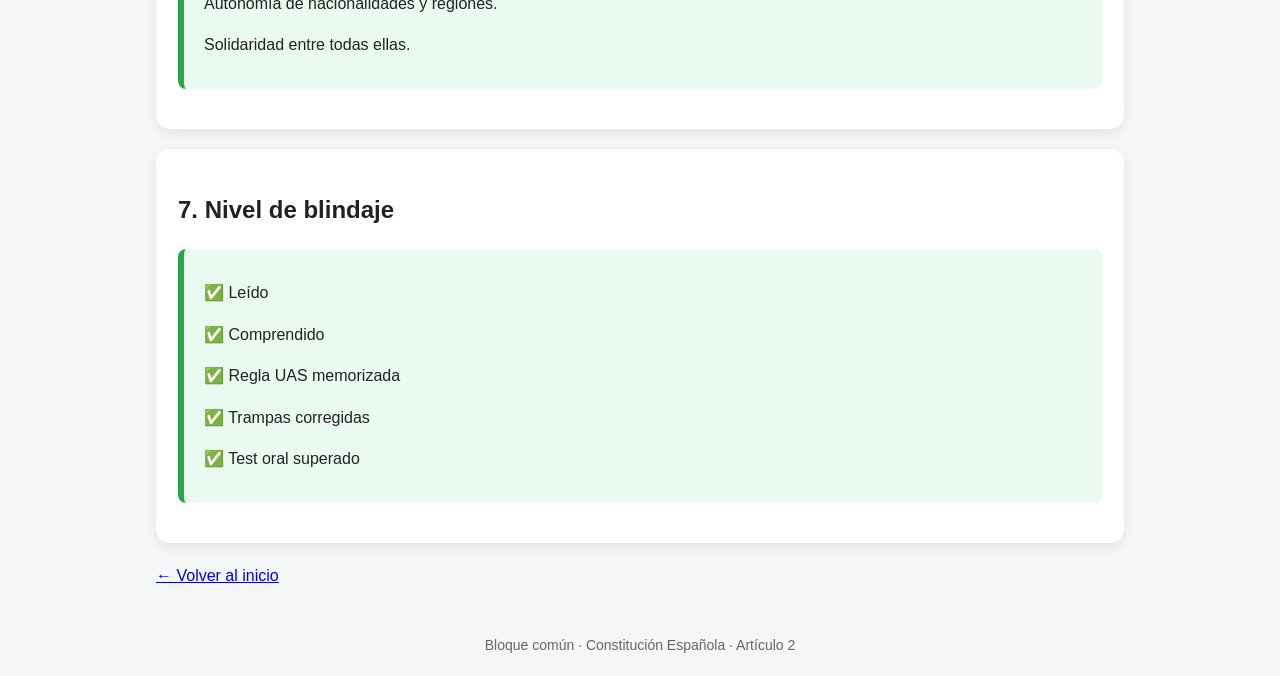
<file: temas/constitucion/articulo_02.html>
<!DOCTYPE html>
<html lang="es">

<head>
    <meta charset="UTF-8">
    <meta name="viewport" content="width=device-width, initial-scale=1.0">
    <title>Artículo 2 - Constitución Española</title>
    <link rel="stylesheet" href="../../css/estilos.css">
</head>

<body>

    <header class="cabecera">
        <h1>Constitución Española</h1>
        <p>Semana 1 · Artículo 2 · Unidad, Autonomía y Solidaridad</p>
    </header>

    <main class="contenedor">

        <p class="volver">
            <a href="../../index.html">← Volver al inicio</a>
        </p>

        <section class="tarjeta">
            <h2>Estado del tema</h2>

            <div class="ok">
                <p><strong>Tema:</strong> Constitución Española · Artículo 2</p>
                <p><strong>Estado:</strong> Blindado</p>
                <p><strong>Regla:</strong> UAS</p>
                <p><strong>Objetivo:</strong> Entender Unidad, Autonomía y Solidaridad.</p>
            </div>
        </section>

        <section class="tarjeta">
            <h2>1. Texto oficial</h2>

            <div class="bloque">
                <p>
                    La Constitución se fundamenta en la
                    <strong>indisoluble unidad de la Nación española</strong>,
                    patria común e <strong>indivisible</strong> de todos los españoles,
                    y reconoce y garantiza el derecho a la
                    <strong>autonomía</strong> de las nacionalidades y regiones que la integran
                    y la <strong>solidaridad</strong> entre todas ellas.
                </p>
            </div>
        </section>

        <section class="tarjeta">
            <h2>2. Explicación sencilla</h2>

            <div class="bloque">

                <h3>Unidad</h3>
                <p>
                    España es una sola nación.
                    La Constitución habla de la indisoluble unidad
                    de la Nación española.
                </p>

                <h3>Autonomía</h3>
                <p>
                    Las nacionalidades y regiones pueden tener
                    autogobierno dentro de España.
                    Autonomía no significa independencia.
                </p>

                <h3>Solidaridad</h3>
                <p>
                    Debe existir solidaridad entre todas ellas.
                </p>

            </div>
        </section>

        <section class="tarjeta">
            <h2>3. Reglas de memoria</h2>

            <div class="regla">
                <h3>UAS</h3>
                <p><strong>Unidad · Autonomía · Solidaridad</strong></p>
            </div>

            <div class="regla">
                <h3>Unidad</h3>
                <p><strong>Indisoluble unidad de la Nación española.</strong></p>
            </div>

            <div class="regla">
                <h3>Autonomía</h3>
                <p><strong>Autonomía de las nacionalidades y regiones.</strong></p>
            </div>

            <div class="regla">
                <h3>Solidaridad</h3>
                <p><strong>Solidaridad entre todas ellas.</strong></p>
            </div>
        </section>

        <section class="tarjeta">
            <h2>4. Trampas de examen</h2>

            <div class="alerta">
                <p><strong>Autonomía</strong> no es soberanía.</p>
                <p><strong>Autonomía</strong> no es independencia.</p>
                <p>La frase correcta es <strong>patria común e indivisible</strong>.</p>
                <p>La Constitución se fundamenta en la <strong>indisoluble unidad</strong>.</p>
                <p>La solidaridad es <strong>entre todas ellas</strong>.</p>
            </div>
        </section>

        <section class="tarjeta">
            <h2>5. Preguntas típicas</h2>

            <ul>
                <li>¿En qué se fundamenta la Constitución?</li>
                <li>¿Qué reconoce y garantiza el artículo 2?</li>
                <li>¿Entre quiénes existe la solidaridad?</li>
                <li>¿Qué significa indisoluble?</li>
                <li>¿Qué significa indivisible?</li>
            </ul>
        </section>

        <section class="tarjeta">
            <h2>6. Ficha ultrarrápida</h2>

            <div class="ok">
                <p><strong>U:</strong> Unidad.</p>
                <p><strong>A:</strong> Autonomía.</p>
                <p><strong>S:</strong> Solidaridad.</p>

                <hr>

                <p>Indisoluble unidad de la Nación española.</p>
                <p>Patria común e indivisible.</p>
                <p>Autonomía de nacionalidades y regiones.</p>
                <p>Solidaridad entre todas ellas.</p>
            </div>
        </section>

        <section class="tarjeta">
            <h2>7. Nivel de blindaje</h2>

            <div class="ok">
                <p>✅ Leído</p>
                <p>✅ Comprendido</p>
                <p>✅ Regla UAS memorizada</p>
                <p>✅ Trampas corregidas</p>
                <p>✅ Test oral superado</p>
            </div>
        </section>

        <p class="volver">
            <a href="../../index.html">← Volver al inicio</a>
        </p>

    </main>

    <footer class="pie">
        Bloque común · Constitución Española · Artículo 2
    </footer>

    <script src="../../js/app.js"></script>

</body>

</html>
</file>
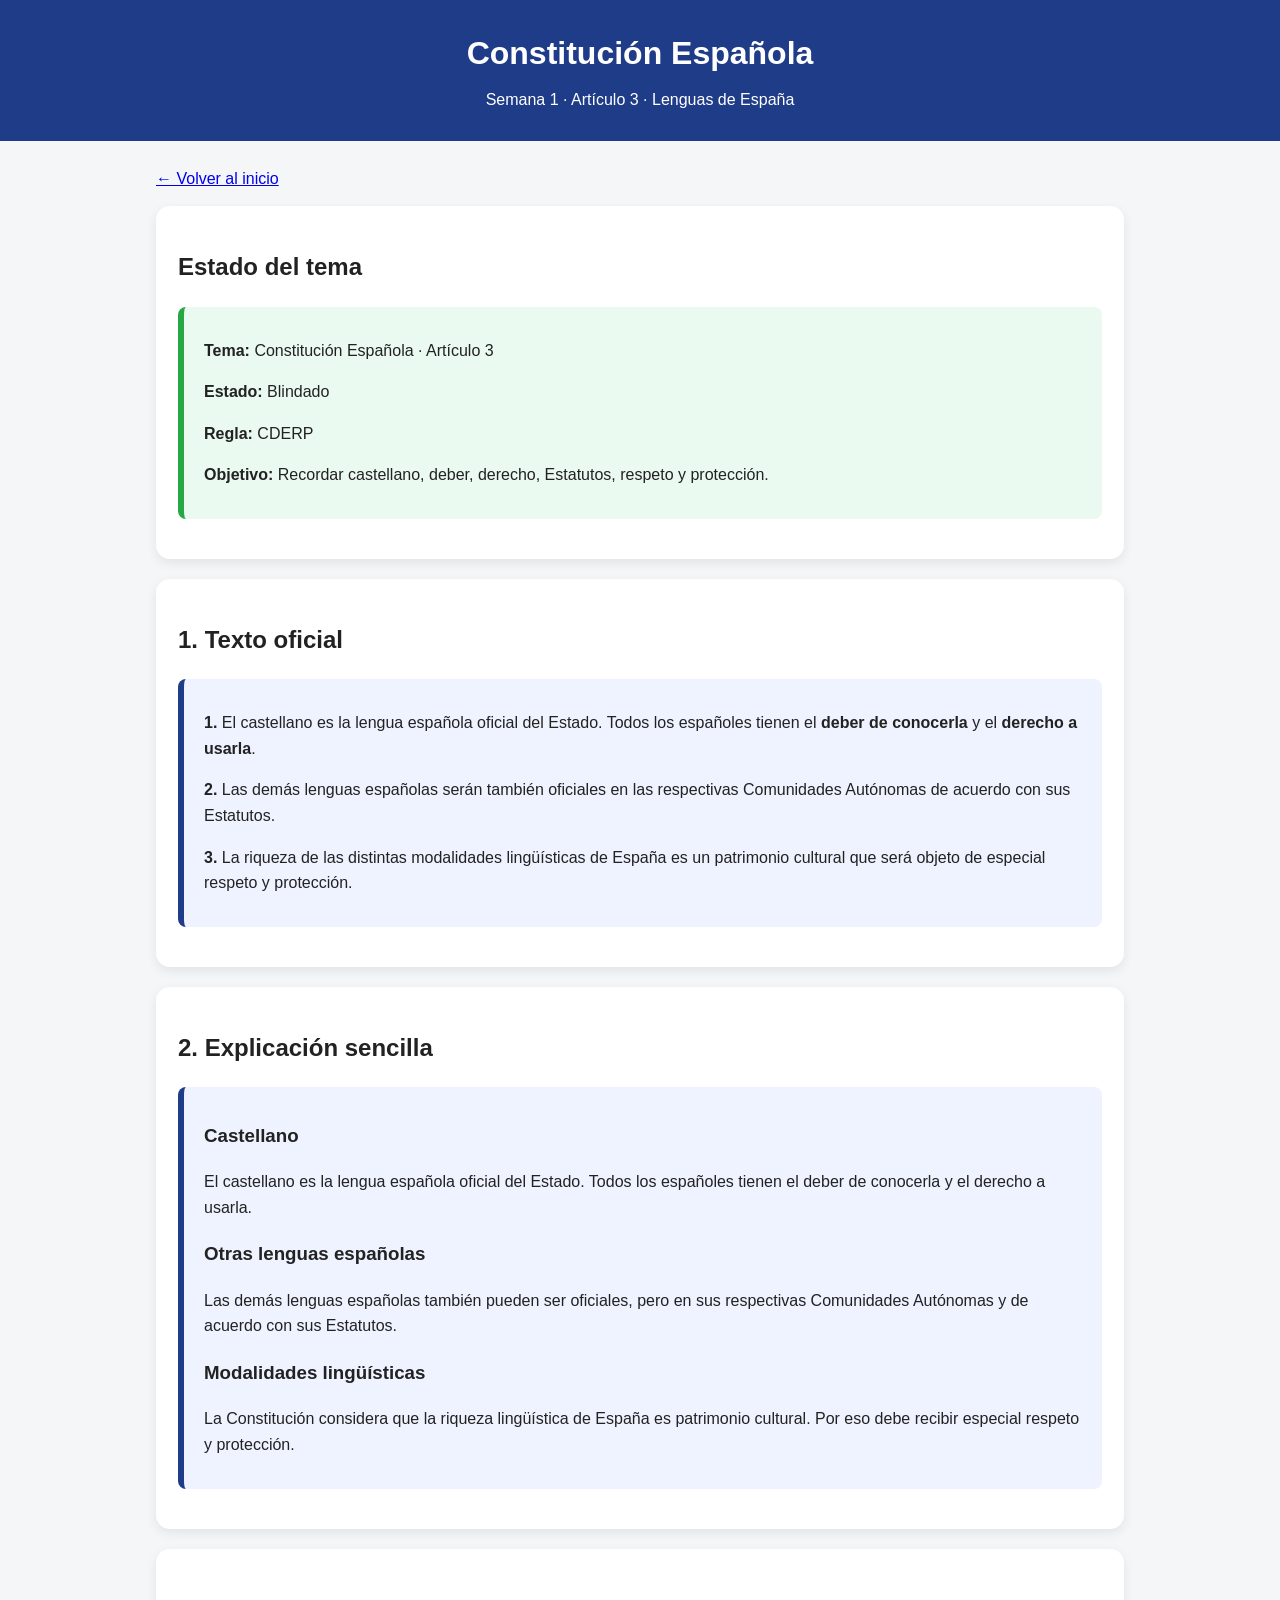
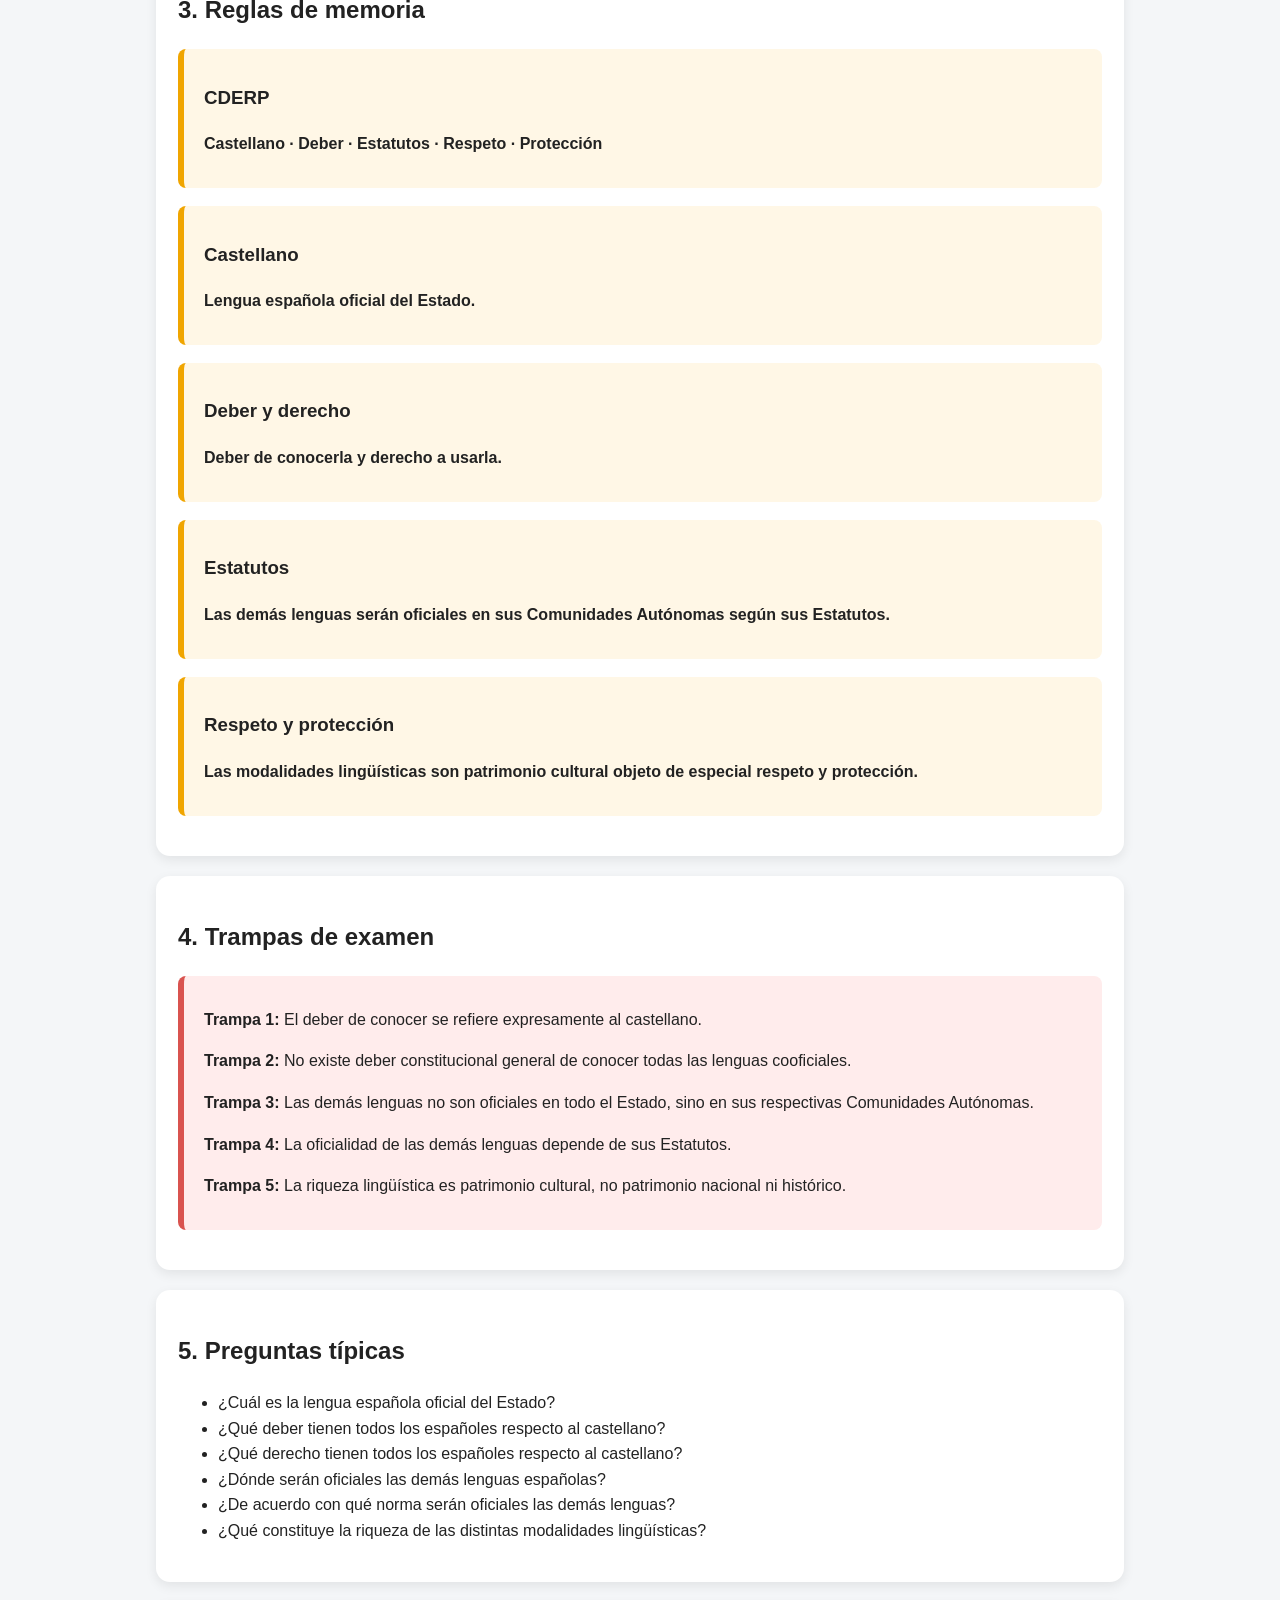
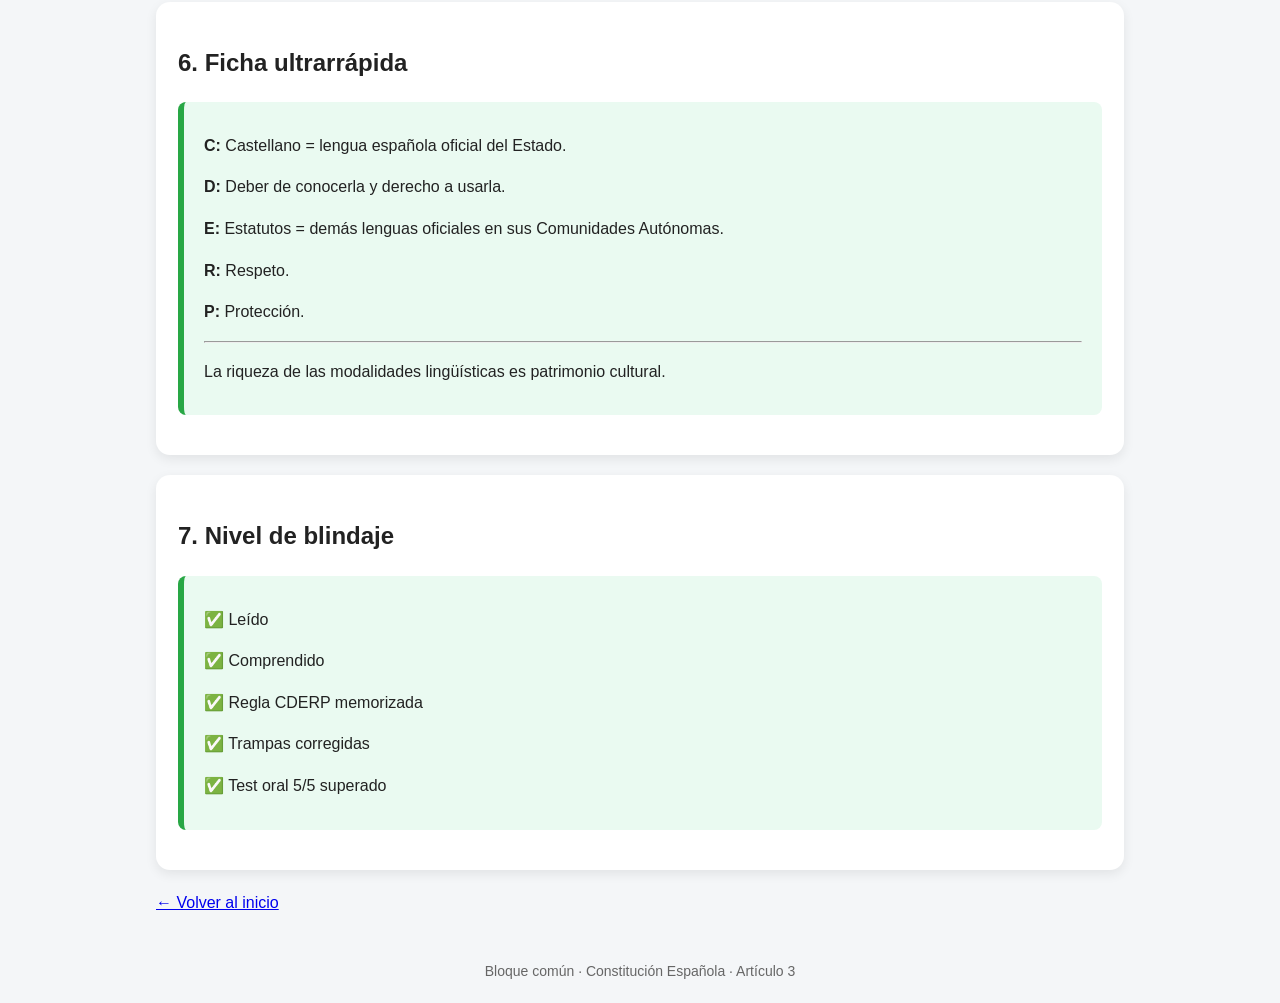
<file: temas/constitucion/articulo_03.html>
<!DOCTYPE html>
<html lang="es">

<head>
    <meta charset="UTF-8">
    <meta name="viewport" content="width=device-width, initial-scale=1.0">
    <title>Artículo 3 - Constitución Española</title>
    <link rel="stylesheet" href="../../css/estilos.css">
</head>

<body>

    <header class="cabecera">
        <h1>Constitución Española</h1>
        <p>Semana 1 · Artículo 3 · Lenguas de España</p>
    </header>

    <main class="contenedor">

        <p class="volver">
            <a href="../../index.html">← Volver al inicio</a>
        </p>

        <section class="tarjeta">
            <h2>Estado del tema</h2>

            <div class="ok">
                <p><strong>Tema:</strong> Constitución Española · Artículo 3</p>
                <p><strong>Estado:</strong> Blindado</p>
                <p><strong>Regla:</strong> CDERP</p>
                <p><strong>Objetivo:</strong> Recordar castellano, deber, derecho, Estatutos, respeto y protección.</p>
            </div>
        </section>

        <section class="tarjeta">
            <h2>1. Texto oficial</h2>

            <div class="bloque">
                <p>
                    <strong>1.</strong> El castellano es la lengua española oficial del Estado.
                    Todos los españoles tienen el <strong>deber de conocerla</strong>
                    y el <strong>derecho a usarla</strong>.
                </p>

                <p>
                    <strong>2.</strong> Las demás lenguas españolas serán también oficiales
                    en las respectivas Comunidades Autónomas de acuerdo con sus Estatutos.
                </p>

                <p>
                    <strong>3.</strong> La riqueza de las distintas modalidades lingüísticas
                    de España es un patrimonio cultural que será objeto de especial respeto y protección.
                </p>
            </div>
        </section>

        <section class="tarjeta">
            <h2>2. Explicación sencilla</h2>

            <div class="bloque">
                <h3>Castellano</h3>
                <p>
                    El castellano es la lengua española oficial del Estado.
                    Todos los españoles tienen el deber de conocerla y el derecho a usarla.
                </p>

                <h3>Otras lenguas españolas</h3>
                <p>
                    Las demás lenguas españolas también pueden ser oficiales, pero en sus respectivas
                    Comunidades Autónomas y de acuerdo con sus Estatutos.
                </p>

                <h3>Modalidades lingüísticas</h3>
                <p>
                    La Constitución considera que la riqueza lingüística de España es patrimonio cultural.
                    Por eso debe recibir especial respeto y protección.
                </p>
            </div>
        </section>

        <section class="tarjeta">
            <h2>3. Reglas de memoria</h2>

            <div class="regla">
                <h3>CDERP</h3>
                <p><strong>Castellano · Deber · Estatutos · Respeto · Protección</strong></p>
            </div>

            <div class="regla">
                <h3>Castellano</h3>
                <p><strong>Lengua española oficial del Estado.</strong></p>
            </div>

            <div class="regla">
                <h3>Deber y derecho</h3>
                <p><strong>Deber de conocerla y derecho a usarla.</strong></p>
            </div>

            <div class="regla">
                <h3>Estatutos</h3>
                <p><strong>Las demás lenguas serán oficiales en sus Comunidades Autónomas según sus Estatutos.</strong>
                </p>
            </div>

            <div class="regla">
                <h3>Respeto y protección</h3>
                <p><strong>Las modalidades lingüísticas son patrimonio cultural objeto de especial respeto y
                        protección.</strong></p>
            </div>
        </section>

        <section class="tarjeta">
            <h2>4. Trampas de examen</h2>

            <div class="alerta">
                <p><strong>Trampa 1:</strong> El deber de conocer se refiere expresamente al castellano.</p>
                <p><strong>Trampa 2:</strong> No existe deber constitucional general de conocer todas las lenguas
                    cooficiales.</p>
                <p><strong>Trampa 3:</strong> Las demás lenguas no son oficiales en todo el Estado, sino en sus
                    respectivas Comunidades Autónomas.</p>
                <p><strong>Trampa 4:</strong> La oficialidad de las demás lenguas depende de sus Estatutos.</p>
                <p><strong>Trampa 5:</strong> La riqueza lingüística es patrimonio cultural, no patrimonio nacional ni
                    histórico.</p>
            </div>
        </section>

        <section class="tarjeta">
            <h2>5. Preguntas típicas</h2>

            <ul>
                <li>¿Cuál es la lengua española oficial del Estado?</li>
                <li>¿Qué deber tienen todos los españoles respecto al castellano?</li>
                <li>¿Qué derecho tienen todos los españoles respecto al castellano?</li>
                <li>¿Dónde serán oficiales las demás lenguas españolas?</li>
                <li>¿De acuerdo con qué norma serán oficiales las demás lenguas?</li>
                <li>¿Qué constituye la riqueza de las distintas modalidades lingüísticas?</li>
            </ul>
        </section>

        <section class="tarjeta">
            <h2>6. Ficha ultrarrápida</h2>

            <div class="ok">
                <p><strong>C:</strong> Castellano = lengua española oficial del Estado.</p>
                <p><strong>D:</strong> Deber de conocerla y derecho a usarla.</p>
                <p><strong>E:</strong> Estatutos = demás lenguas oficiales en sus Comunidades Autónomas.</p>
                <p><strong>R:</strong> Respeto.</p>
                <p><strong>P:</strong> Protección.</p>

                <hr>

                <p>La riqueza de las modalidades lingüísticas es patrimonio cultural.</p>
            </div>
        </section>

        <section class="tarjeta">
            <h2>7. Nivel de blindaje</h2>

            <div class="ok">
                <p>✅ Leído</p>
                <p>✅ Comprendido</p>
                <p>✅ Regla CDERP memorizada</p>
                <p>✅ Trampas corregidas</p>
                <p>✅ Test oral 5/5 superado</p>
            </div>
        </section>

        <p class="volver">
            <a href="../../index.html">← Volver al inicio</a>
        </p>

    </main>

    <footer class="pie">
        Bloque común · Constitución Española · Artículo 3
    </footer>

    <script src="../../js/app.js"></script>

</body>

</html>
</file>
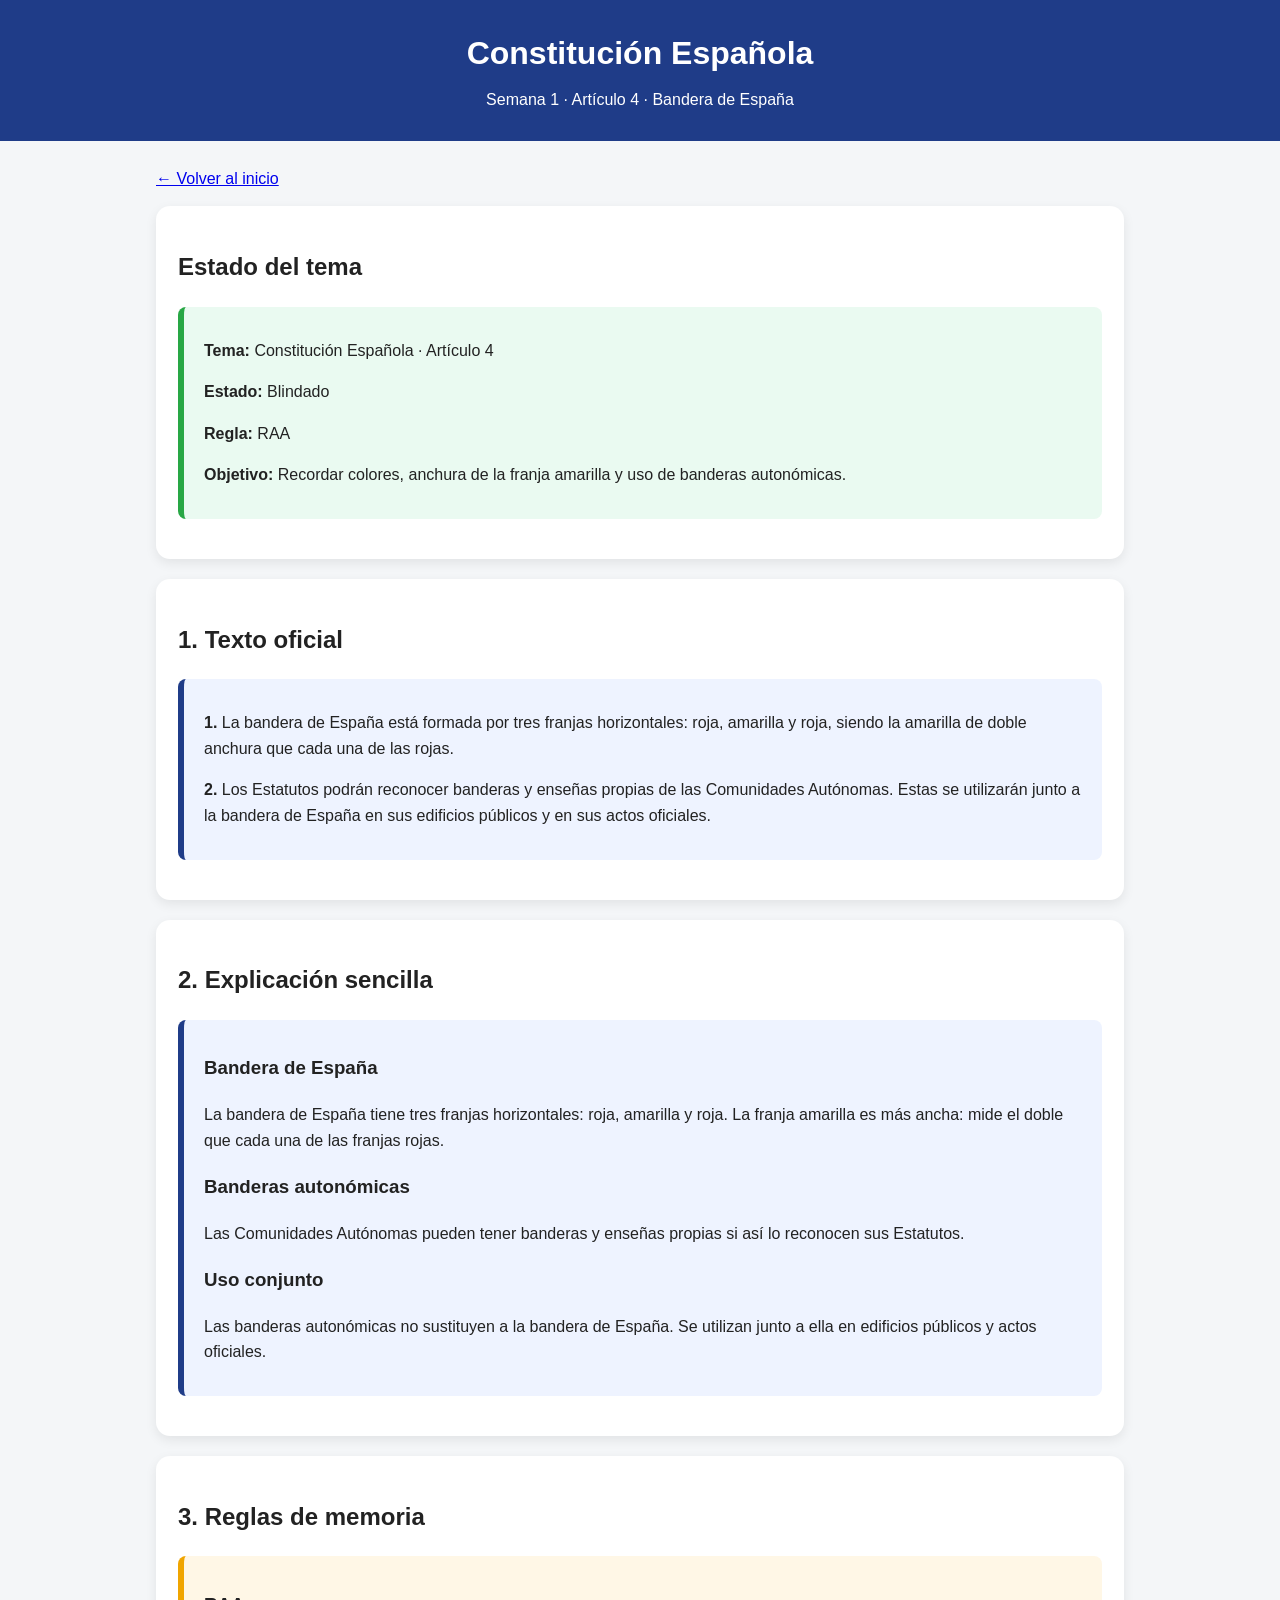
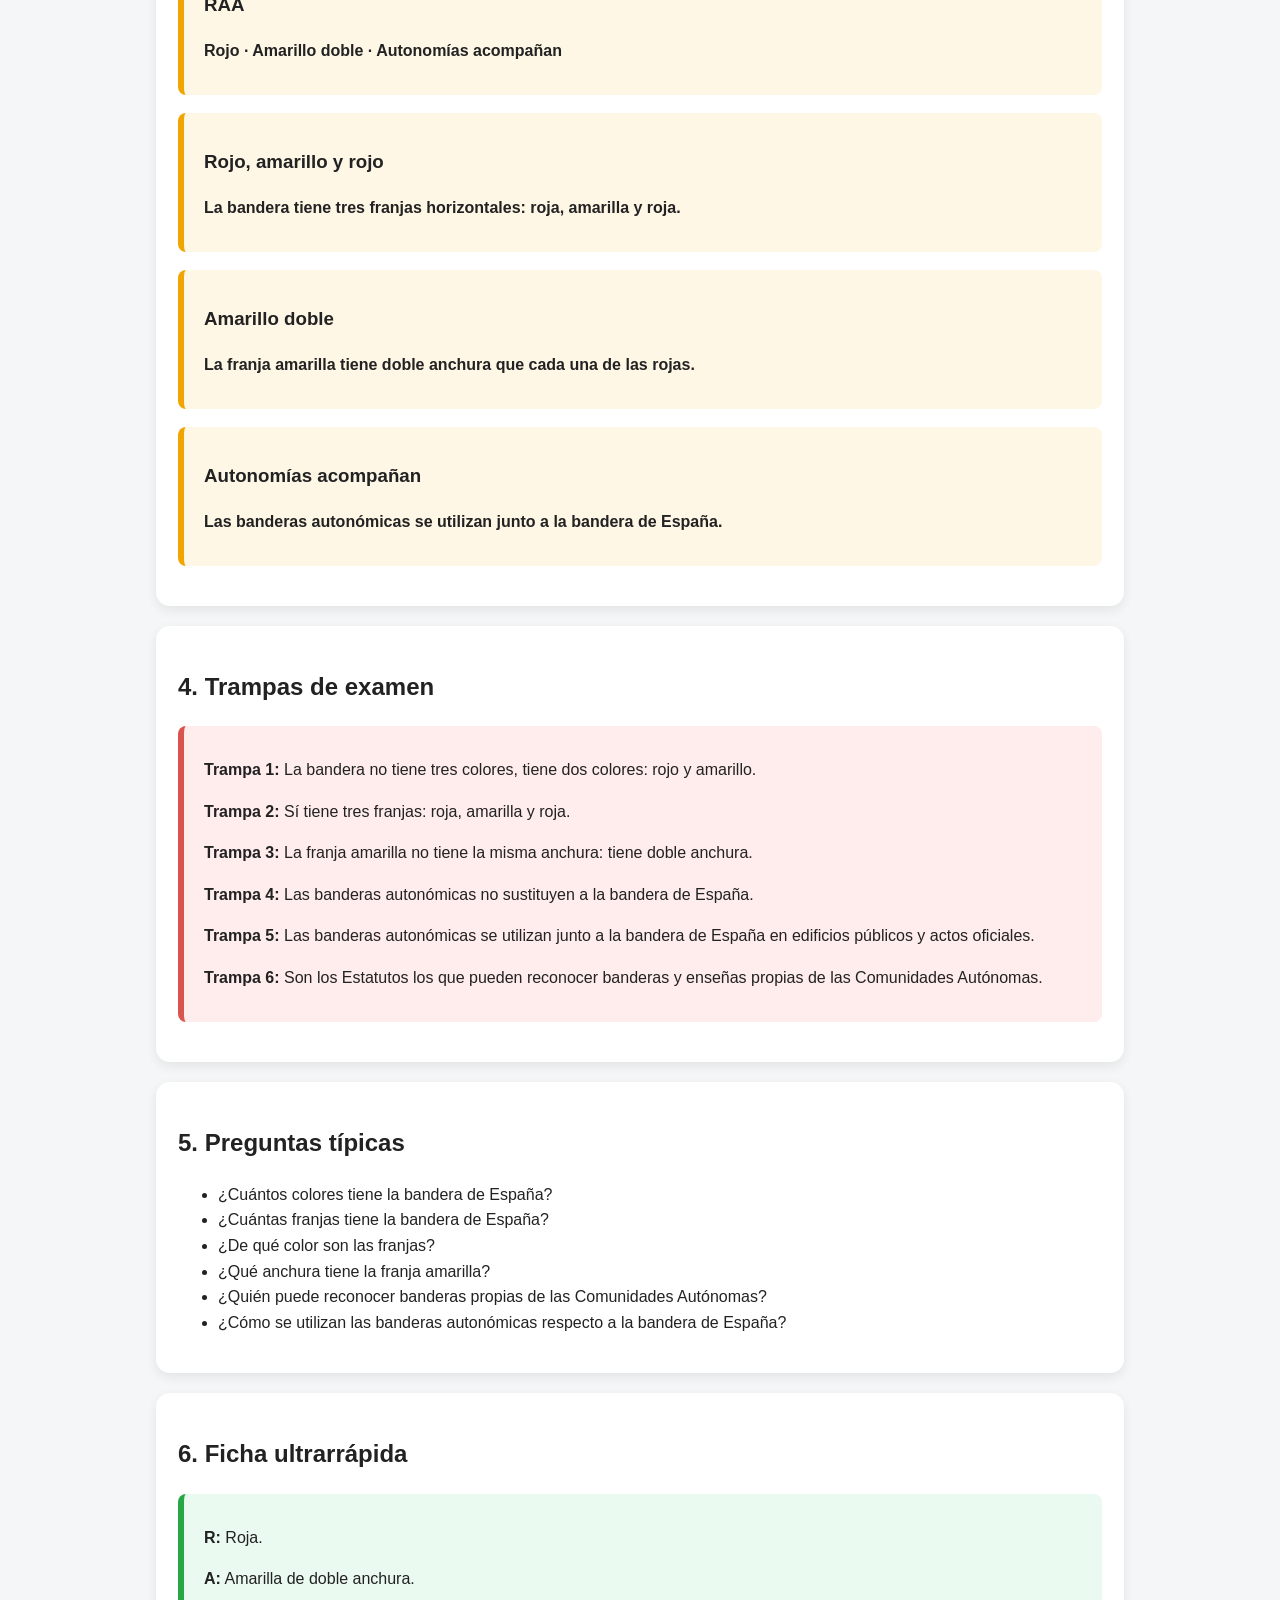
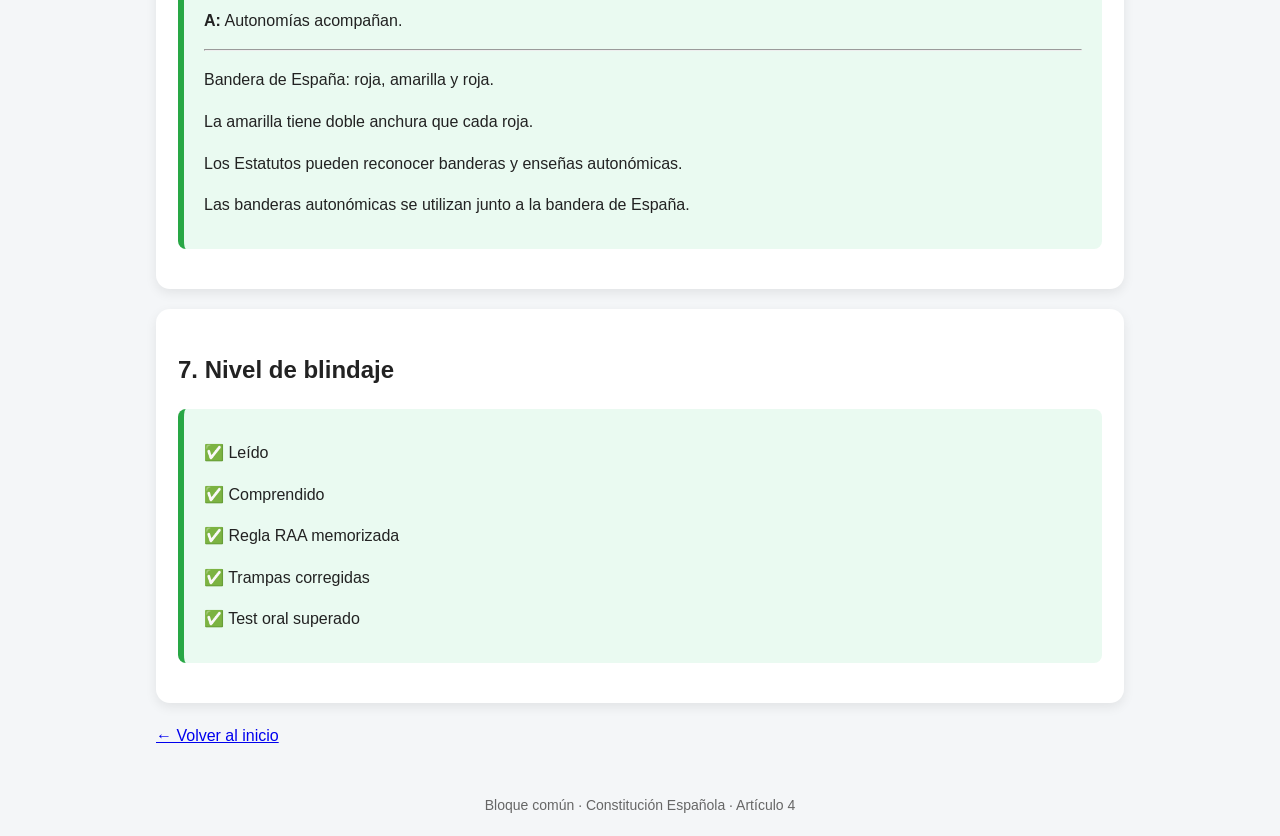
<file: temas/constitucion/articulo_04.html>
<!DOCTYPE html>
<html lang="es">

<head>
    <meta charset="UTF-8">
    <meta name="viewport" content="width=device-width, initial-scale=1.0">
    <title>Artículo 4 - Constitución Española</title>
    <link rel="stylesheet" href="../../css/estilos.css">
</head>

<body>

    <header class="cabecera">
        <h1>Constitución Española</h1>
        <p>Semana 1 · Artículo 4 · Bandera de España</p>
    </header>

    <main class="contenedor">

        <p class="volver">
            <a href="../../index.html">← Volver al inicio</a>
        </p>

        <section class="tarjeta">
            <h2>Estado del tema</h2>

            <div class="ok">
                <p><strong>Tema:</strong> Constitución Española · Artículo 4</p>
                <p><strong>Estado:</strong> Blindado</p>
                <p><strong>Regla:</strong> RAA</p>
                <p><strong>Objetivo:</strong> Recordar colores, anchura de la franja amarilla y uso de banderas
                    autonómicas.</p>
            </div>
        </section>

        <section class="tarjeta">
            <h2>1. Texto oficial</h2>

            <div class="bloque">
                <p>
                    <strong>1.</strong> La bandera de España está formada por tres franjas horizontales:
                    roja, amarilla y roja, siendo la amarilla de doble anchura que cada una de las rojas.
                </p>

                <p>
                    <strong>2.</strong> Los Estatutos podrán reconocer banderas y enseñas propias de las
                    Comunidades Autónomas. Estas se utilizarán junto a la bandera de España en sus
                    edificios públicos y en sus actos oficiales.
                </p>
            </div>
        </section>

        <section class="tarjeta">
            <h2>2. Explicación sencilla</h2>

            <div class="bloque">
                <h3>Bandera de España</h3>
                <p>
                    La bandera de España tiene tres franjas horizontales: roja, amarilla y roja.
                    La franja amarilla es más ancha: mide el doble que cada una de las franjas rojas.
                </p>

                <h3>Banderas autonómicas</h3>
                <p>
                    Las Comunidades Autónomas pueden tener banderas y enseñas propias si así lo reconocen sus Estatutos.
                </p>

                <h3>Uso conjunto</h3>
                <p>
                    Las banderas autonómicas no sustituyen a la bandera de España.
                    Se utilizan junto a ella en edificios públicos y actos oficiales.
                </p>
            </div>
        </section>

        <section class="tarjeta">
            <h2>3. Reglas de memoria</h2>

            <div class="regla">
                <h3>RAA</h3>
                <p><strong>Rojo · Amarillo doble · Autonomías acompañan</strong></p>
            </div>

            <div class="regla">
                <h3>Rojo, amarillo y rojo</h3>
                <p><strong>La bandera tiene tres franjas horizontales: roja, amarilla y roja.</strong></p>
            </div>

            <div class="regla">
                <h3>Amarillo doble</h3>
                <p><strong>La franja amarilla tiene doble anchura que cada una de las rojas.</strong></p>
            </div>

            <div class="regla">
                <h3>Autonomías acompañan</h3>
                <p><strong>Las banderas autonómicas se utilizan junto a la bandera de España.</strong></p>
            </div>
        </section>

        <section class="tarjeta">
            <h2>4. Trampas de examen</h2>

            <div class="alerta">
                <p><strong>Trampa 1:</strong> La bandera no tiene tres colores, tiene dos colores: rojo y amarillo.</p>
                <p><strong>Trampa 2:</strong> Sí tiene tres franjas: roja, amarilla y roja.</p>
                <p><strong>Trampa 3:</strong> La franja amarilla no tiene la misma anchura: tiene doble anchura.</p>
                <p><strong>Trampa 4:</strong> Las banderas autonómicas no sustituyen a la bandera de España.</p>
                <p><strong>Trampa 5:</strong> Las banderas autonómicas se utilizan junto a la bandera de España en
                    edificios públicos y actos oficiales.</p>
                <p><strong>Trampa 6:</strong> Son los Estatutos los que pueden reconocer banderas y enseñas propias de
                    las Comunidades Autónomas.</p>
            </div>
        </section>

        <section class="tarjeta">
            <h2>5. Preguntas típicas</h2>

            <ul>
                <li>¿Cuántos colores tiene la bandera de España?</li>
                <li>¿Cuántas franjas tiene la bandera de España?</li>
                <li>¿De qué color son las franjas?</li>
                <li>¿Qué anchura tiene la franja amarilla?</li>
                <li>¿Quién puede reconocer banderas propias de las Comunidades Autónomas?</li>
                <li>¿Cómo se utilizan las banderas autonómicas respecto a la bandera de España?</li>
            </ul>
        </section>

        <section class="tarjeta">
            <h2>6. Ficha ultrarrápida</h2>

            <div class="ok">
                <p><strong>R:</strong> Roja.</p>
                <p><strong>A:</strong> Amarilla de doble anchura.</p>
                <p><strong>A:</strong> Autonomías acompañan.</p>

                <hr>

                <p>Bandera de España: roja, amarilla y roja.</p>
                <p>La amarilla tiene doble anchura que cada roja.</p>
                <p>Los Estatutos pueden reconocer banderas y enseñas autonómicas.</p>
                <p>Las banderas autonómicas se utilizan junto a la bandera de España.</p>
            </div>
        </section>

        <section class="tarjeta">
            <h2>7. Nivel de blindaje</h2>

            <div class="ok">
                <p>✅ Leído</p>
                <p>✅ Comprendido</p>
                <p>✅ Regla RAA memorizada</p>
                <p>✅ Trampas corregidas</p>
                <p>✅ Test oral superado</p>
            </div>
        </section>

        <p class="volver">
            <a href="../../index.html">← Volver al inicio</a>
        </p>

    </main>

    <footer class="pie">
        Bloque común · Constitución Española · Artículo 4
    </footer>

    <script src="../../js/app.js"></script>

</body>

</html>
</file>
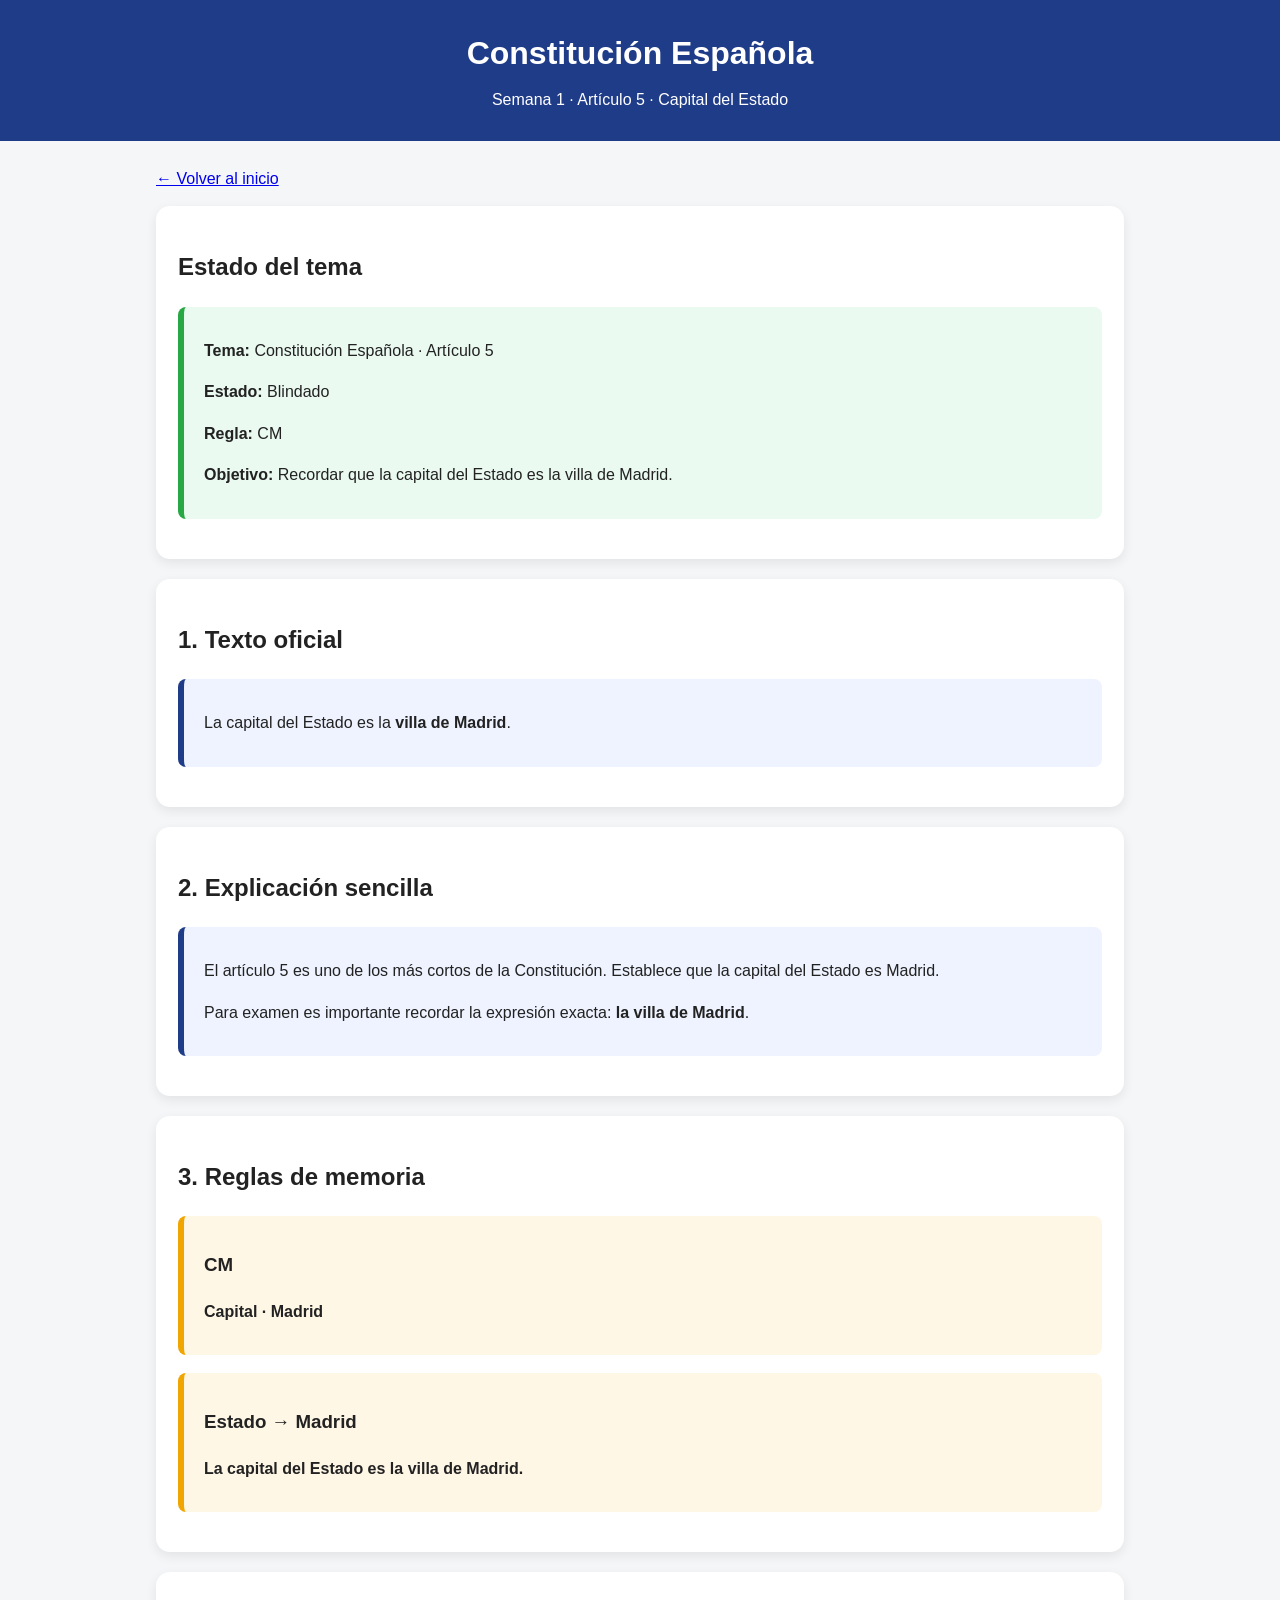
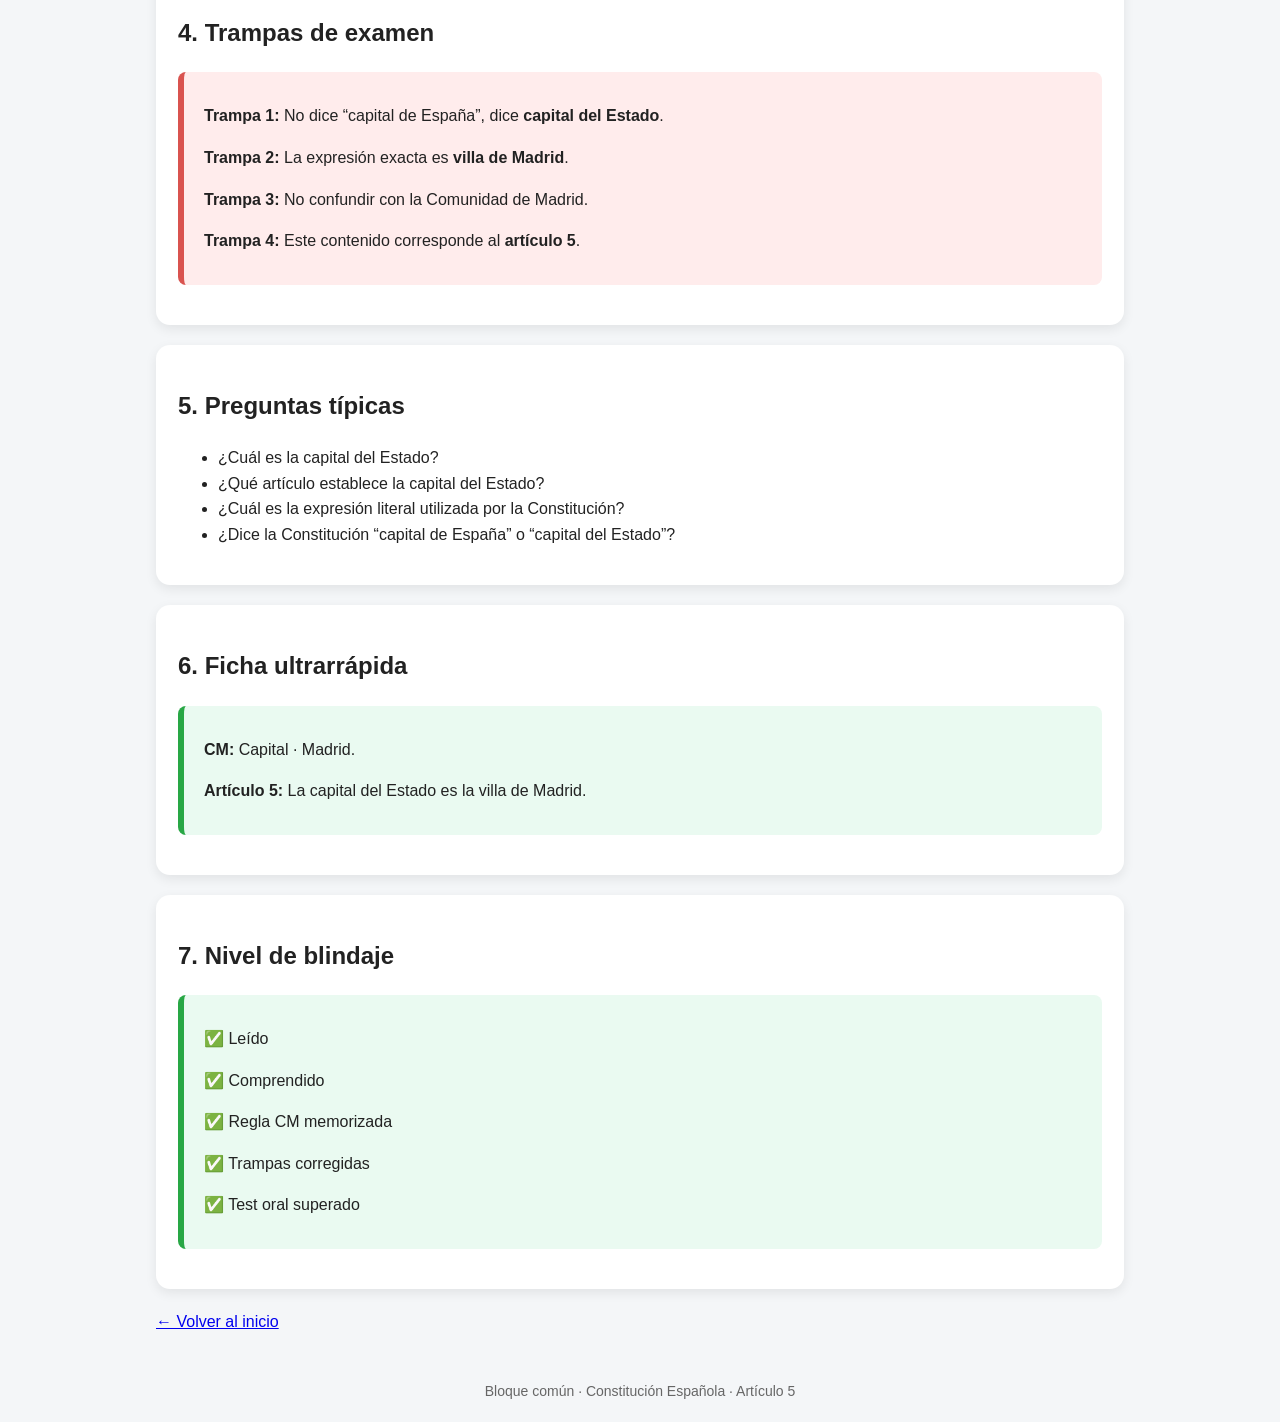
<file: temas/constitucion/articulo_05.html>
<!DOCTYPE html>
<html lang="es">

<head>
    <meta charset="UTF-8">
    <meta name="viewport" content="width=device-width, initial-scale=1.0">
    <title>Artículo 5 - Constitución Española</title>
    <link rel="stylesheet" href="../../css/estilos.css">
</head>

<body>

    <header class="cabecera">
        <h1>Constitución Española</h1>
        <p>Semana 1 · Artículo 5 · Capital del Estado</p>
    </header>

    <main class="contenedor">

        <p class="volver">
            <a href="../../index.html">← Volver al inicio</a>
        </p>

        <section class="tarjeta">
            <h2>Estado del tema</h2>

            <div class="ok">
                <p><strong>Tema:</strong> Constitución Española · Artículo 5</p>
                <p><strong>Estado:</strong> Blindado</p>
                <p><strong>Regla:</strong> CM</p>
                <p><strong>Objetivo:</strong> Recordar que la capital del Estado es la villa de Madrid.</p>
            </div>
        </section>

        <section class="tarjeta">
            <h2>1. Texto oficial</h2>

            <div class="bloque">
                <p>
                    La capital del Estado es la <strong>villa de Madrid</strong>.
                </p>
            </div>
        </section>

        <section class="tarjeta">
            <h2>2. Explicación sencilla</h2>

            <div class="bloque">
                <p>
                    El artículo 5 es uno de los más cortos de la Constitución.
                    Establece que la capital del Estado es Madrid.
                </p>

                <p>
                    Para examen es importante recordar la expresión exacta:
                    <strong>la villa de Madrid</strong>.
                </p>
            </div>
        </section>

        <section class="tarjeta">
            <h2>3. Reglas de memoria</h2>

            <div class="regla">
                <h3>CM</h3>
                <p><strong>Capital · Madrid</strong></p>
            </div>

            <div class="regla">
                <h3>Estado → Madrid</h3>
                <p><strong>La capital del Estado es la villa de Madrid.</strong></p>
            </div>
        </section>

        <section class="tarjeta">
            <h2>4. Trampas de examen</h2>

            <div class="alerta">
                <p><strong>Trampa 1:</strong> No dice “capital de España”, dice <strong>capital del Estado</strong>.</p>
                <p><strong>Trampa 2:</strong> La expresión exacta es <strong>villa de Madrid</strong>.</p>
                <p><strong>Trampa 3:</strong> No confundir con la Comunidad de Madrid.</p>
                <p><strong>Trampa 4:</strong> Este contenido corresponde al <strong>artículo 5</strong>.</p>
            </div>
        </section>

        <section class="tarjeta">
            <h2>5. Preguntas típicas</h2>

            <ul>
                <li>¿Cuál es la capital del Estado?</li>
                <li>¿Qué artículo establece la capital del Estado?</li>
                <li>¿Cuál es la expresión literal utilizada por la Constitución?</li>
                <li>¿Dice la Constitución “capital de España” o “capital del Estado”?</li>
            </ul>
        </section>

        <section class="tarjeta">
            <h2>6. Ficha ultrarrápida</h2>

            <div class="ok">
                <p><strong>CM:</strong> Capital · Madrid.</p>
                <p><strong>Artículo 5:</strong> La capital del Estado es la villa de Madrid.</p>
            </div>
        </section>

        <section class="tarjeta">
            <h2>7. Nivel de blindaje</h2>

            <div class="ok">
                <p>✅ Leído</p>
                <p>✅ Comprendido</p>
                <p>✅ Regla CM memorizada</p>
                <p>✅ Trampas corregidas</p>
                <p>✅ Test oral superado</p>
            </div>
        </section>

        <p class="volver">
            <a href="../../index.html">← Volver al inicio</a>
        </p>

    </main>

    <footer class="pie">
        Bloque común · Constitución Española · Artículo 5
    </footer>

    <script src="../../js/app.js"></script>

</body>

</html>
</file>
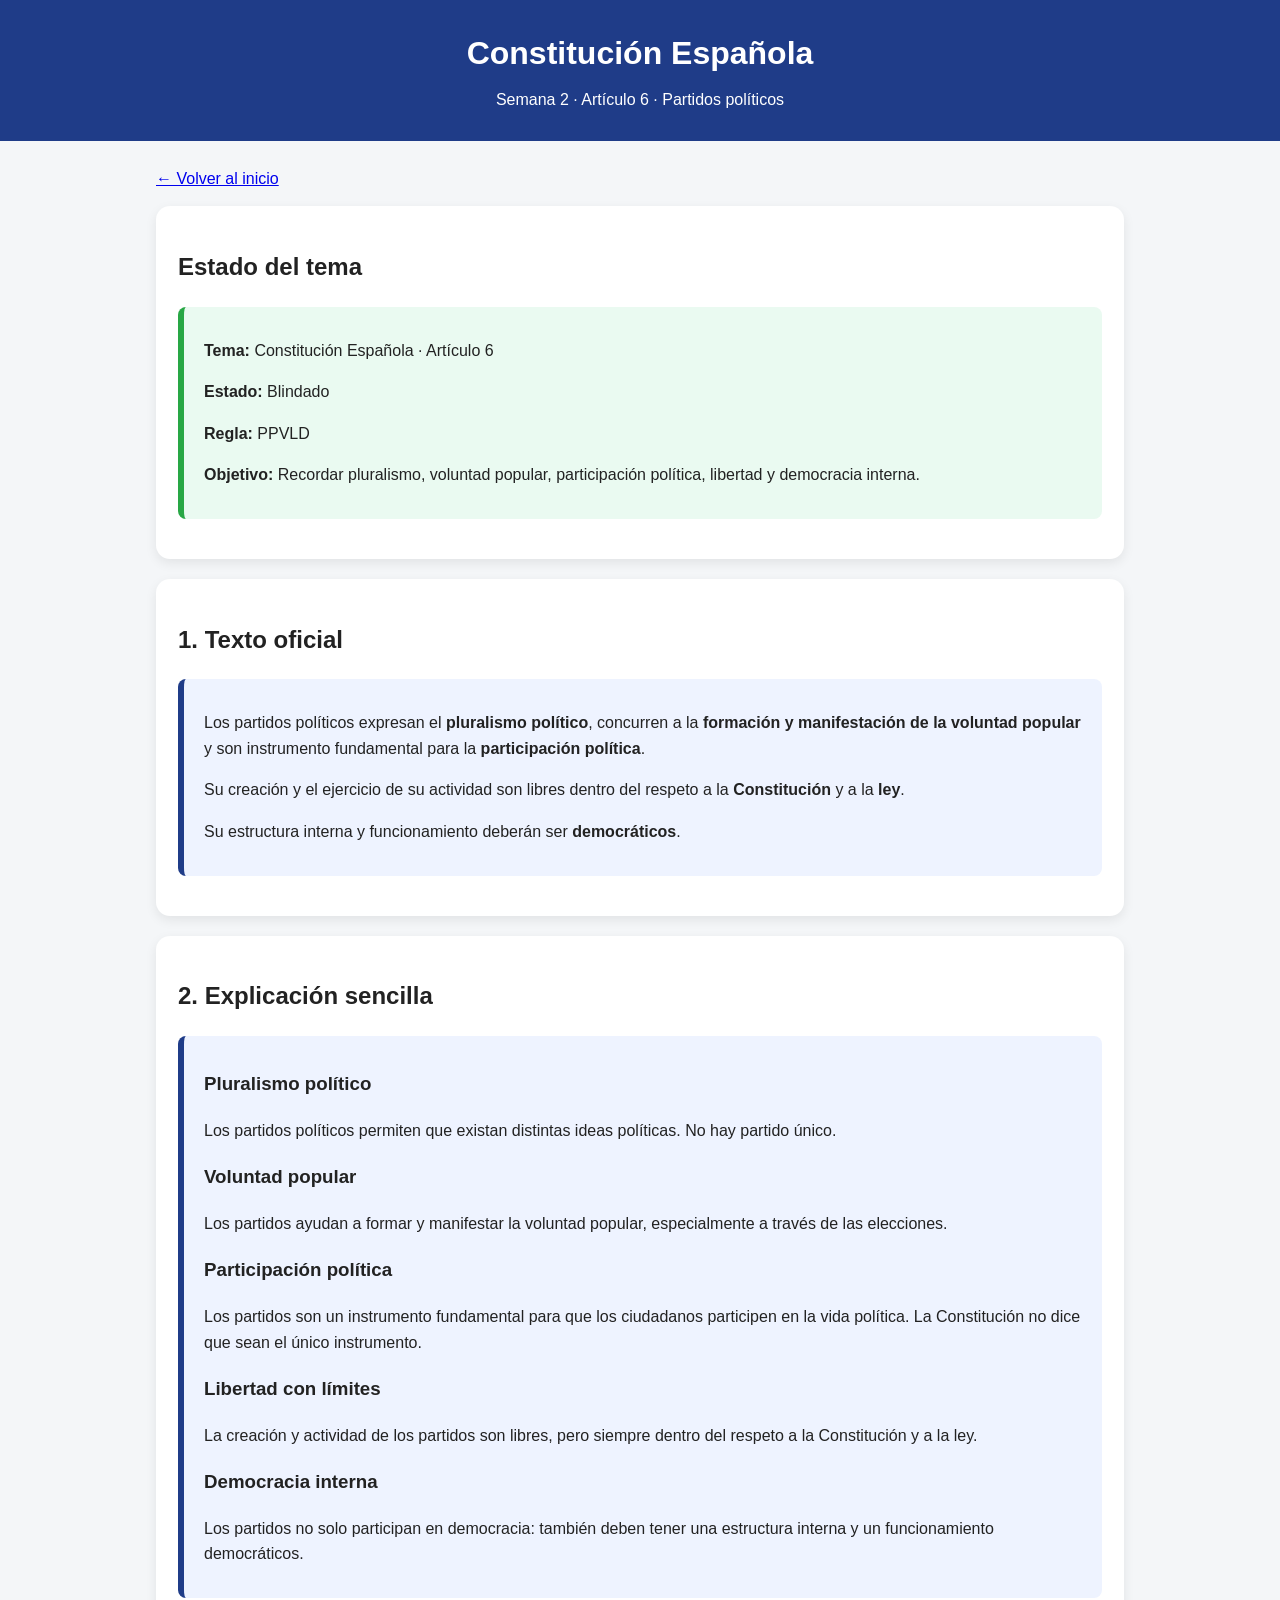
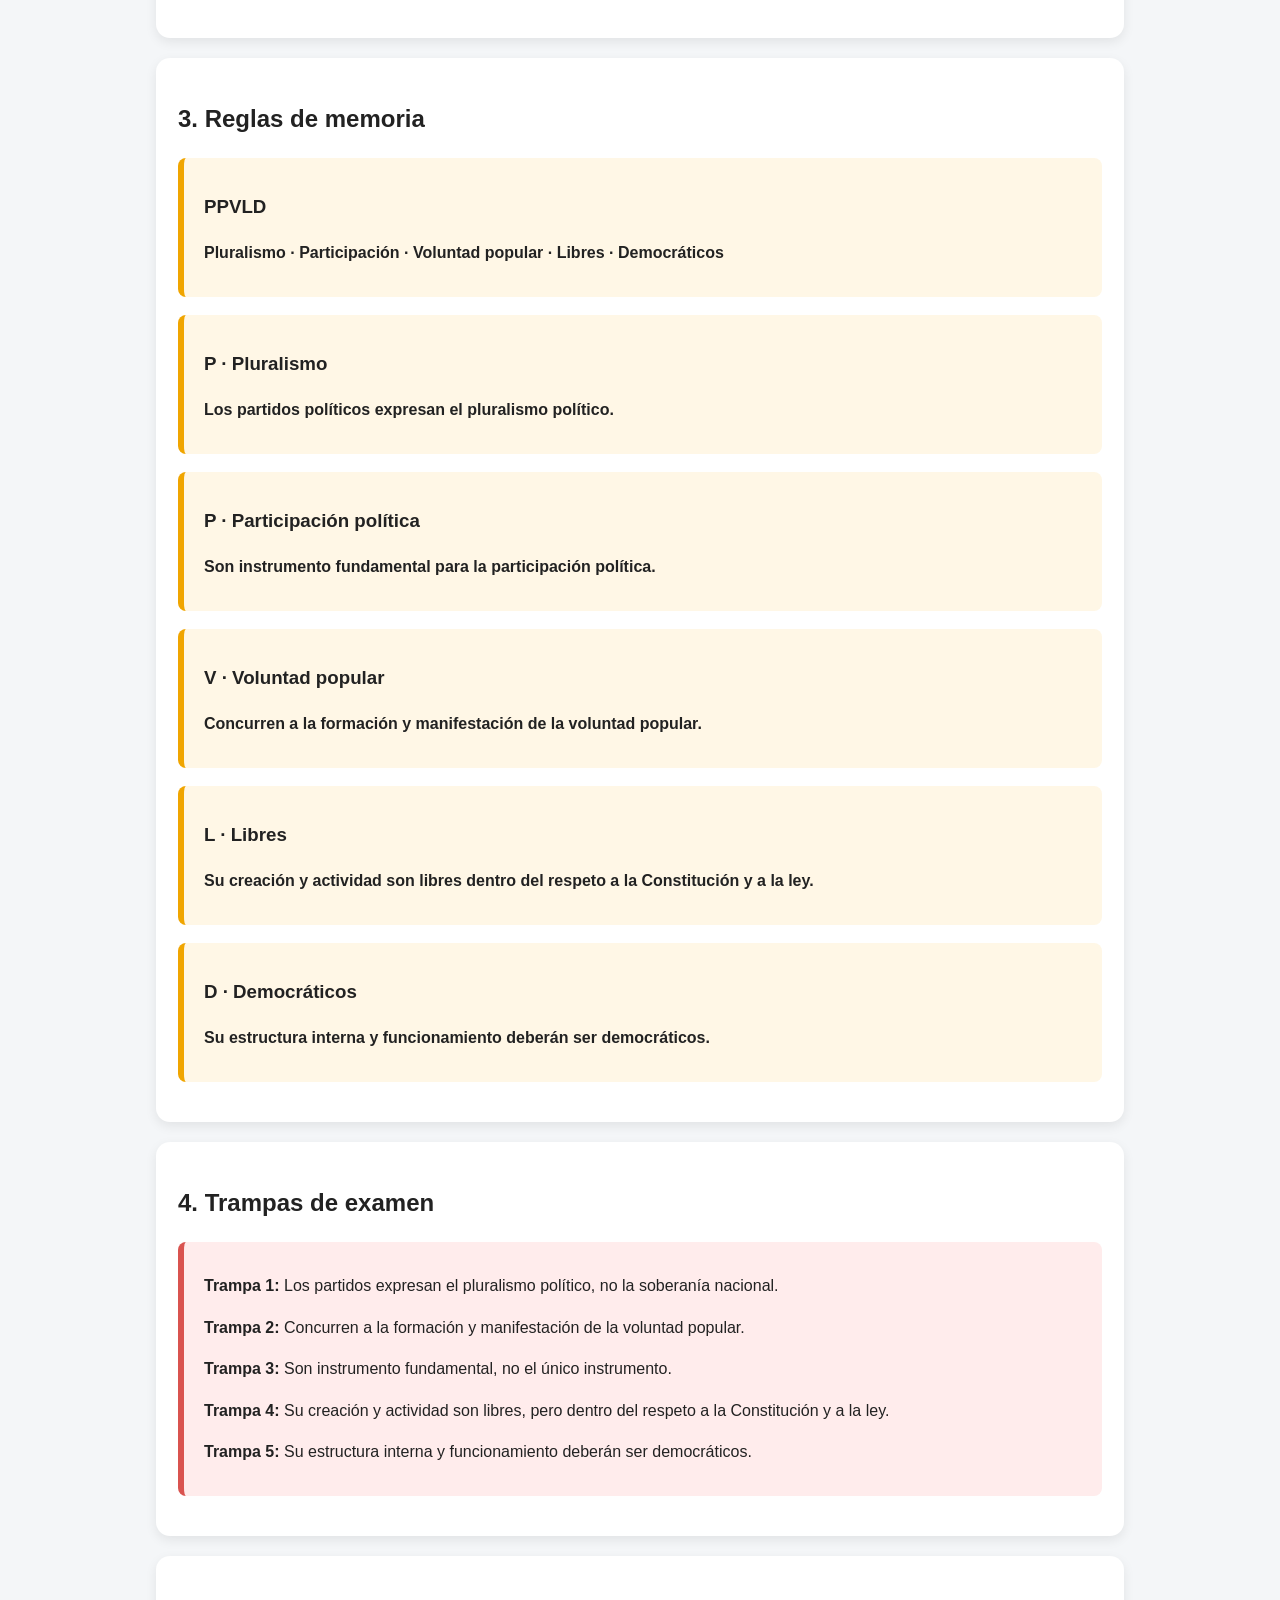
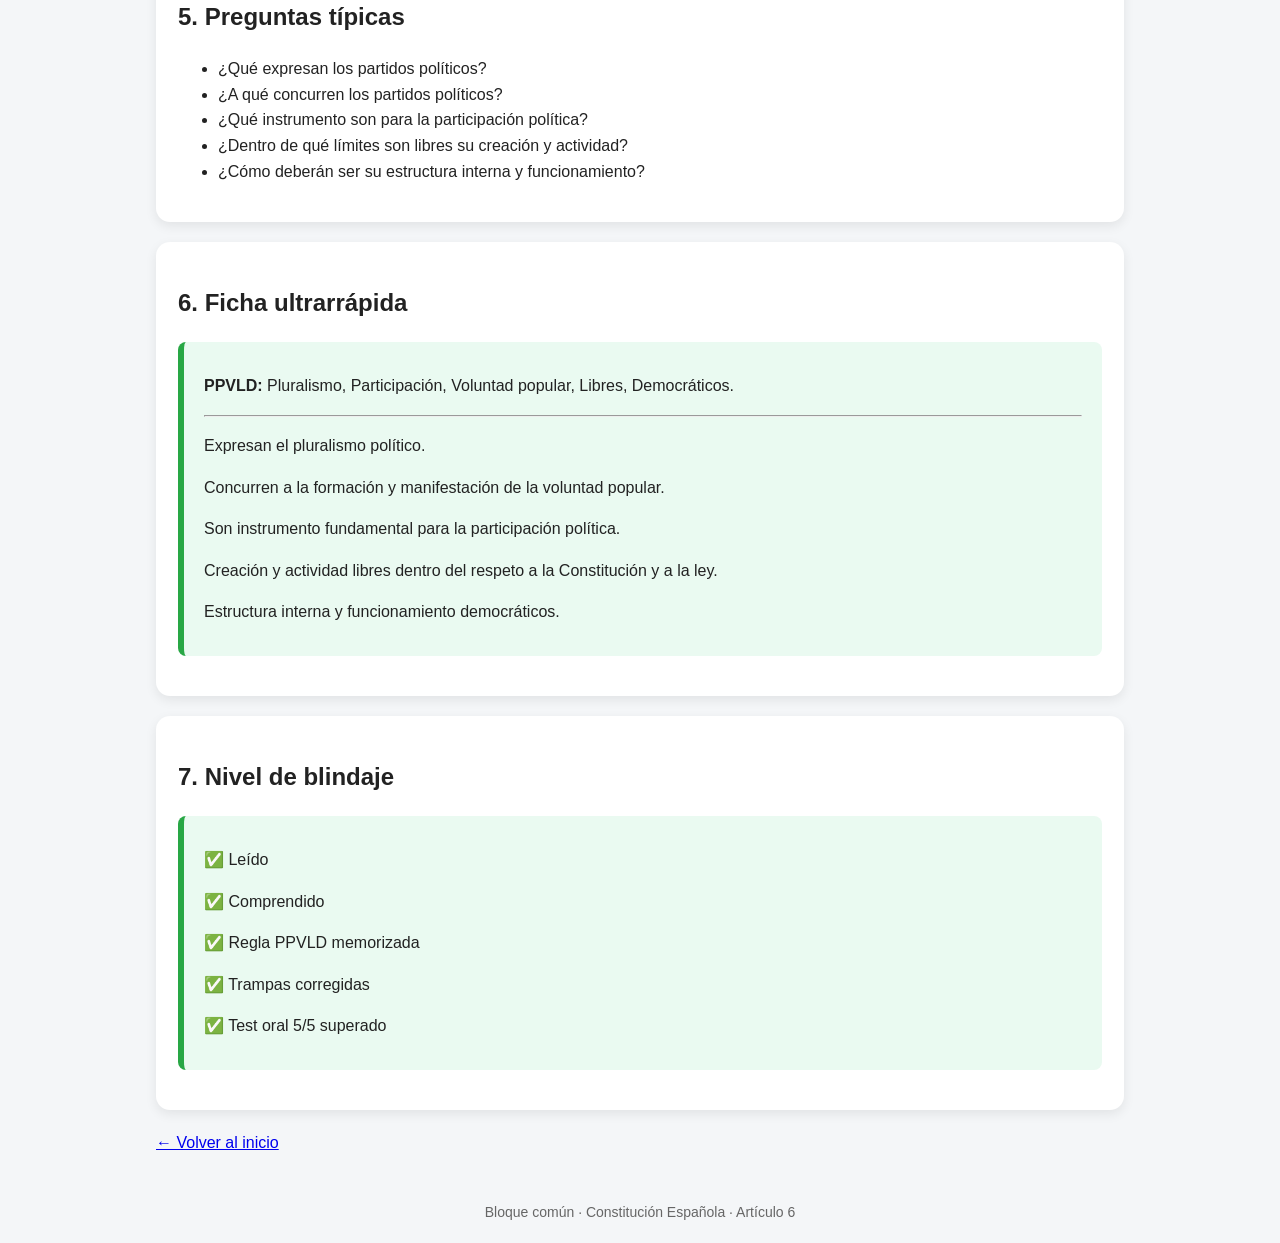
<file: temas/constitucion/articulo_06.html>
<!DOCTYPE html>
<html lang="es">

<head>
    <meta charset="UTF-8">
    <meta name="viewport" content="width=device-width, initial-scale=1.0">
    <title>Artículo 6 - Constitución Española</title>
    <link rel="stylesheet" href="../../css/estilos.css">
</head>

<body>

    <header class="cabecera">
        <h1>Constitución Española</h1>
        <p>Semana 2 · Artículo 6 · Partidos políticos</p>
    </header>

    <main class="contenedor">

        <p class="volver">
            <a href="../../index.html">← Volver al inicio</a>
        </p>

        <section class="tarjeta">
            <h2>Estado del tema</h2>

            <div class="ok">
                <p><strong>Tema:</strong> Constitución Española · Artículo 6</p>
                <p><strong>Estado:</strong> Blindado</p>
                <p><strong>Regla:</strong> PPVLD</p>
                <p><strong>Objetivo:</strong> Recordar pluralismo, voluntad popular, participación política, libertad y
                    democracia interna.</p>
            </div>
        </section>

        <section class="tarjeta">
            <h2>1. Texto oficial</h2>

            <div class="bloque">
                <p>
                    Los partidos políticos expresan el <strong>pluralismo político</strong>,
                    concurren a la <strong>formación y manifestación de la voluntad popular</strong>
                    y son instrumento fundamental para la <strong>participación política</strong>.
                </p>

                <p>
                    Su creación y el ejercicio de su actividad son libres dentro del respeto a la
                    <strong>Constitución</strong> y a la <strong>ley</strong>.
                </p>

                <p>
                    Su estructura interna y funcionamiento deberán ser <strong>democráticos</strong>.
                </p>
            </div>
        </section>

        <section class="tarjeta">
            <h2>2. Explicación sencilla</h2>

            <div class="bloque">

                <h3>Pluralismo político</h3>
                <p>
                    Los partidos políticos permiten que existan distintas ideas políticas.
                    No hay partido único.
                </p>

                <h3>Voluntad popular</h3>
                <p>
                    Los partidos ayudan a formar y manifestar la voluntad popular,
                    especialmente a través de las elecciones.
                </p>

                <h3>Participación política</h3>
                <p>
                    Los partidos son un instrumento fundamental para que los ciudadanos participen en la vida política.
                    La Constitución no dice que sean el único instrumento.
                </p>

                <h3>Libertad con límites</h3>
                <p>
                    La creación y actividad de los partidos son libres, pero siempre dentro del respeto a la
                    Constitución y a la ley.
                </p>

                <h3>Democracia interna</h3>
                <p>
                    Los partidos no solo participan en democracia: también deben tener una estructura interna y un
                    funcionamiento democráticos.
                </p>

            </div>
        </section>

        <section class="tarjeta">
            <h2>3. Reglas de memoria</h2>

            <div class="regla">
                <h3>PPVLD</h3>
                <p><strong>Pluralismo · Participación · Voluntad popular · Libres · Democráticos</strong></p>
            </div>

            <div class="regla">
                <h3>P · Pluralismo</h3>
                <p><strong>Los partidos políticos expresan el pluralismo político.</strong></p>
            </div>

            <div class="regla">
                <h3>P · Participación política</h3>
                <p><strong>Son instrumento fundamental para la participación política.</strong></p>
            </div>

            <div class="regla">
                <h3>V · Voluntad popular</h3>
                <p><strong>Concurren a la formación y manifestación de la voluntad popular.</strong></p>
            </div>

            <div class="regla">
                <h3>L · Libres</h3>
                <p><strong>Su creación y actividad son libres dentro del respeto a la Constitución y a la ley.</strong>
                </p>
            </div>

            <div class="regla">
                <h3>D · Democráticos</h3>
                <p><strong>Su estructura interna y funcionamiento deberán ser democráticos.</strong></p>
            </div>
        </section>

        <section class="tarjeta">
            <h2>4. Trampas de examen</h2>

            <div class="alerta">
                <p><strong>Trampa 1:</strong> Los partidos expresan el pluralismo político, no la soberanía nacional.
                </p>
                <p><strong>Trampa 2:</strong> Concurren a la formación y manifestación de la voluntad popular.</p>
                <p><strong>Trampa 3:</strong> Son instrumento fundamental, no el único instrumento.</p>
                <p><strong>Trampa 4:</strong> Su creación y actividad son libres, pero dentro del respeto a la
                    Constitución y a la ley.</p>
                <p><strong>Trampa 5:</strong> Su estructura interna y funcionamiento deberán ser democráticos.</p>
            </div>
        </section>

        <section class="tarjeta">
            <h2>5. Preguntas típicas</h2>

            <ul>
                <li>¿Qué expresan los partidos políticos?</li>
                <li>¿A qué concurren los partidos políticos?</li>
                <li>¿Qué instrumento son para la participación política?</li>
                <li>¿Dentro de qué límites son libres su creación y actividad?</li>
                <li>¿Cómo deberán ser su estructura interna y funcionamiento?</li>
            </ul>
        </section>

        <section class="tarjeta">
            <h2>6. Ficha ultrarrápida</h2>

            <div class="ok">
                <p><strong>PPVLD:</strong> Pluralismo, Participación, Voluntad popular, Libres, Democráticos.</p>

                <hr>

                <p>Expresan el pluralismo político.</p>
                <p>Concurren a la formación y manifestación de la voluntad popular.</p>
                <p>Son instrumento fundamental para la participación política.</p>
                <p>Creación y actividad libres dentro del respeto a la Constitución y a la ley.</p>
                <p>Estructura interna y funcionamiento democráticos.</p>
            </div>
        </section>

        <section class="tarjeta">
            <h2>7. Nivel de blindaje</h2>

            <div class="ok">
                <p>✅ Leído</p>
                <p>✅ Comprendido</p>
                <p>✅ Regla PPVLD memorizada</p>
                <p>✅ Trampas corregidas</p>
                <p>✅ Test oral 5/5 superado</p>
            </div>
        </section>

        <p class="volver">
            <a href="../../index.html">← Volver al inicio</a>
        </p>

    </main>

    <footer class="pie">
        Bloque común · Constitución Española · Artículo 6
    </footer>

    <script src="../../js/app.js"></script>

</body>

</html>
</file>
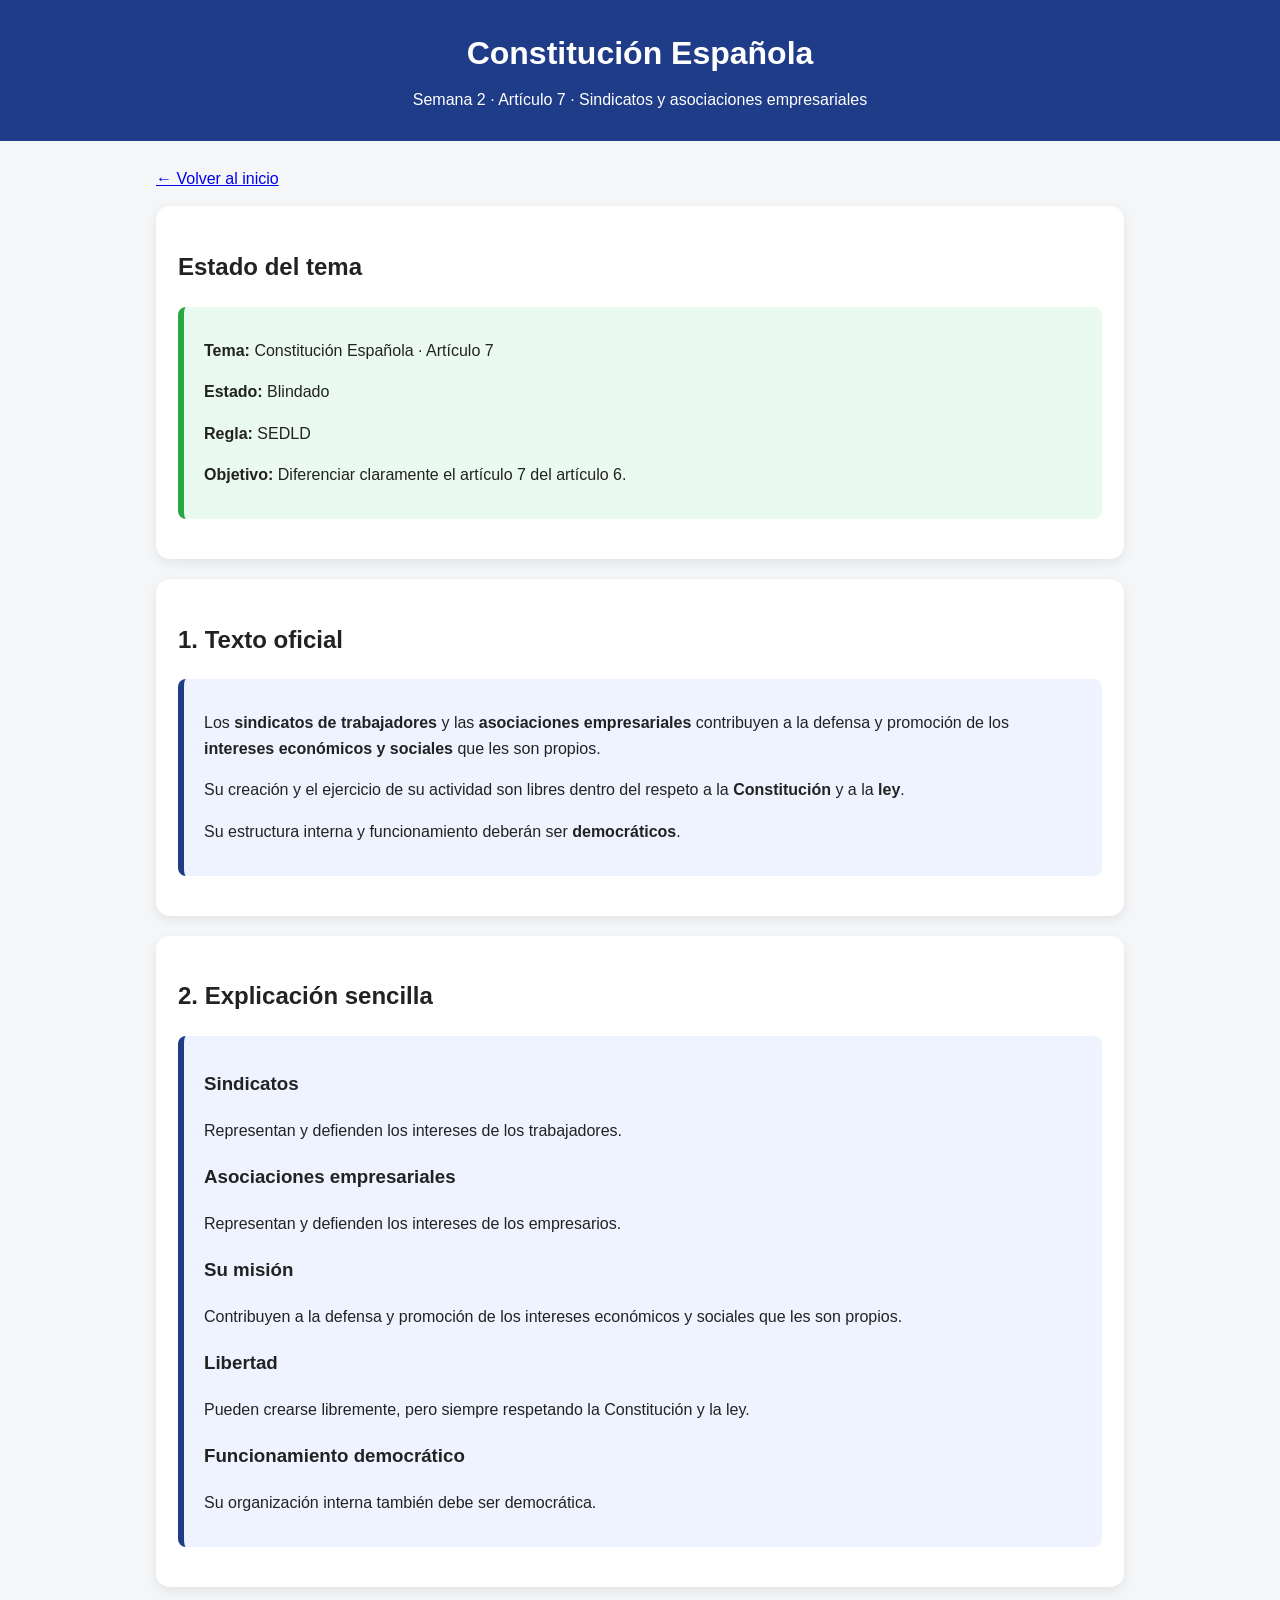
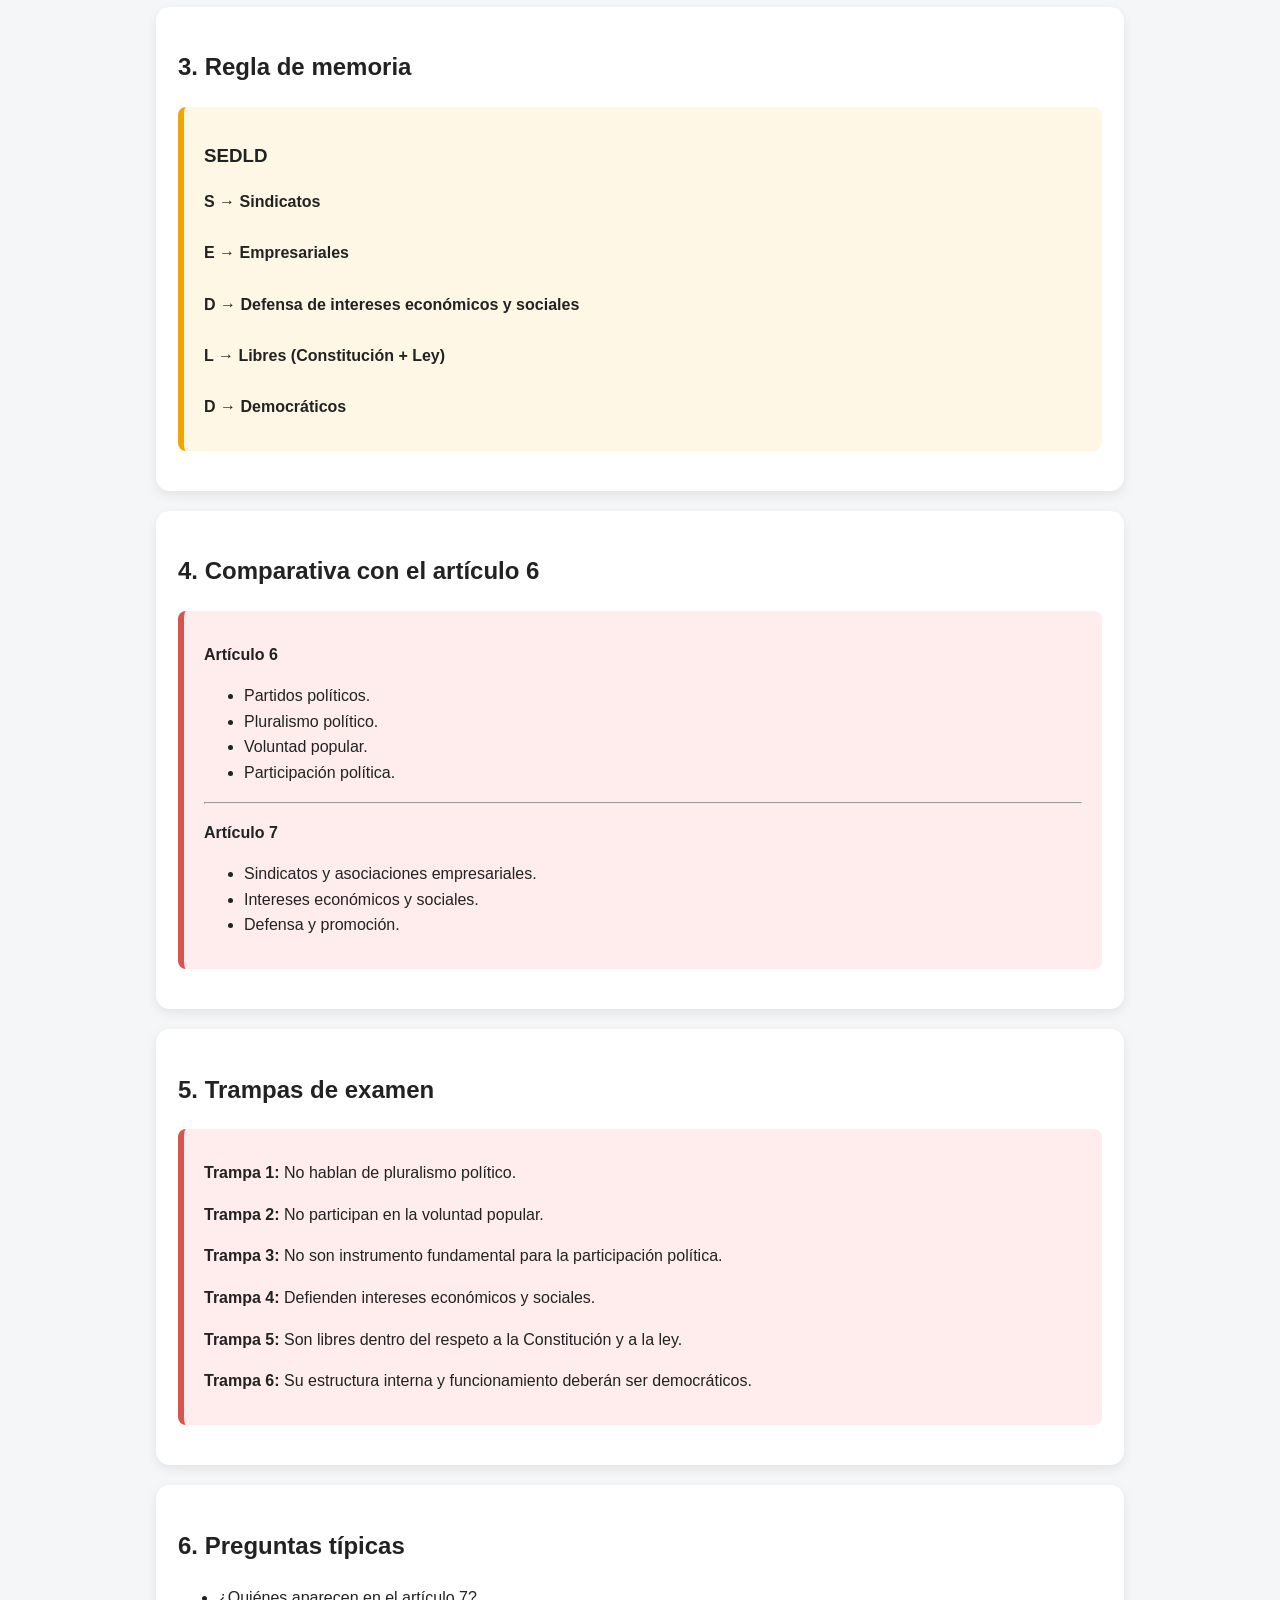
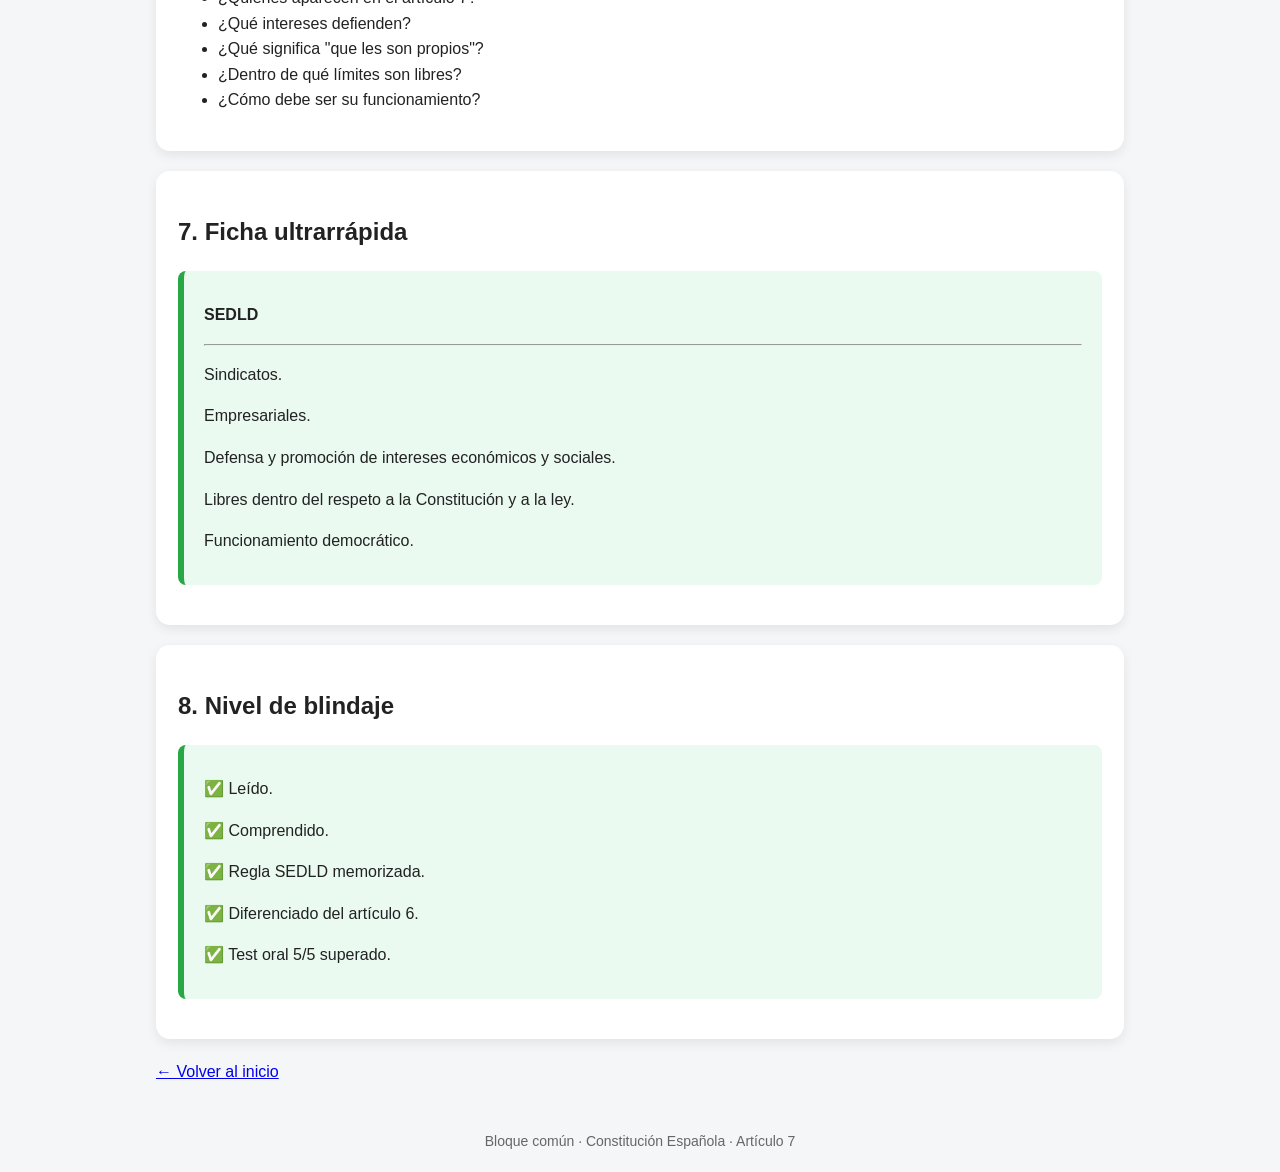
<file: temas/constitucion/articulo_07.html>
<!DOCTYPE html>
<html lang="es">

<head>
    <meta charset="UTF-8">
    <meta name="viewport" content="width=device-width, initial-scale=1.0">
    <title>Artículo 7 - Constitución Española</title>
    <link rel="stylesheet" href="../../css/estilos.css">
</head>

<body>

    <header class="cabecera">
        <h1>Constitución Española</h1>
        <p>Semana 2 · Artículo 7 · Sindicatos y asociaciones empresariales</p>
    </header>

    <main class="contenedor">

        <p class="volver">
            <a href="../../index.html">← Volver al inicio</a>
        </p>

        <section class="tarjeta">

            <h2>Estado del tema</h2>

            <div class="ok">
                <p><strong>Tema:</strong> Constitución Española · Artículo 7</p>
                <p><strong>Estado:</strong> Blindado</p>
                <p><strong>Regla:</strong> SEDLD</p>
                <p><strong>Objetivo:</strong> Diferenciar claramente el artículo 7 del artículo 6.</p>
            </div>

        </section>

        <section class="tarjeta">

            <h2>1. Texto oficial</h2>

            <div class="bloque">

                <p>
                    Los <strong>sindicatos de trabajadores</strong> y las
                    <strong>asociaciones empresariales</strong> contribuyen a la defensa
                    y promoción de los <strong>intereses económicos y sociales</strong>
                    que les son propios.
                </p>

                <p>
                    Su creación y el ejercicio de su actividad son libres dentro del
                    respeto a la <strong>Constitución</strong> y a la <strong>ley</strong>.
                </p>

                <p>
                    Su estructura interna y funcionamiento deberán ser
                    <strong>democráticos</strong>.
                </p>

            </div>

        </section>

        <section class="tarjeta">

            <h2>2. Explicación sencilla</h2>

            <div class="bloque">

                <h3>Sindicatos</h3>

                <p>
                    Representan y defienden los intereses de los trabajadores.
                </p>

                <h3>Asociaciones empresariales</h3>

                <p>
                    Representan y defienden los intereses de los empresarios.
                </p>

                <h3>Su misión</h3>

                <p>
                    Contribuyen a la defensa y promoción de los intereses económicos y
                    sociales que les son propios.
                </p>

                <h3>Libertad</h3>

                <p>
                    Pueden crearse libremente, pero siempre respetando la Constitución y
                    la ley.
                </p>

                <h3>Funcionamiento democrático</h3>

                <p>
                    Su organización interna también debe ser democrática.
                </p>

            </div>

        </section>

        <section class="tarjeta">

            <h2>3. Regla de memoria</h2>

            <div class="regla">

                <h3>SEDLD</h3>

                <p>

                    <strong>

                        S → Sindicatos

                        <br><br>

                        E → Empresariales

                        <br><br>

                        D → Defensa de intereses económicos y sociales

                        <br><br>

                        L → Libres (Constitución + Ley)

                        <br><br>

                        D → Democráticos

                    </strong>

                </p>

            </div>

        </section>

        <section class="tarjeta">

            <h2>4. Comparativa con el artículo 6</h2>

            <div class="alerta">

                <p><strong>Artículo 6</strong></p>

                <ul>
                    <li>Partidos políticos.</li>
                    <li>Pluralismo político.</li>
                    <li>Voluntad popular.</li>
                    <li>Participación política.</li>
                </ul>

                <hr>

                <p><strong>Artículo 7</strong></p>

                <ul>
                    <li>Sindicatos y asociaciones empresariales.</li>
                    <li>Intereses económicos y sociales.</li>
                    <li>Defensa y promoción.</li>
                </ul>

            </div>

        </section>

        <section class="tarjeta">

            <h2>5. Trampas de examen</h2>

            <div class="alerta">

                <p><strong>Trampa 1:</strong> No hablan de pluralismo político.</p>

                <p><strong>Trampa 2:</strong> No participan en la voluntad popular.</p>

                <p><strong>Trampa 3:</strong> No son instrumento fundamental para la participación política.</p>

                <p><strong>Trampa 4:</strong> Defienden intereses económicos y sociales.</p>

                <p><strong>Trampa 5:</strong> Son libres dentro del respeto a la Constitución y a la ley.</p>

                <p><strong>Trampa 6:</strong> Su estructura interna y funcionamiento deberán ser democráticos.</p>

            </div>

        </section>

        <section class="tarjeta">

            <h2>6. Preguntas típicas</h2>

            <ul>

                <li>¿Quiénes aparecen en el artículo 7?</li>

                <li>¿Qué intereses defienden?</li>

                <li>¿Qué significa "que les son propios"?</li>

                <li>¿Dentro de qué límites son libres?</li>

                <li>¿Cómo debe ser su funcionamiento?</li>

            </ul>

        </section>

        <section class="tarjeta">

            <h2>7. Ficha ultrarrápida</h2>

            <div class="ok">

                <p><strong>SEDLD</strong></p>

                <hr>

                <p>Sindicatos.</p>

                <p>Empresariales.</p>

                <p>Defensa y promoción de intereses económicos y sociales.</p>

                <p>Libres dentro del respeto a la Constitución y a la ley.</p>

                <p>Funcionamiento democrático.</p>

            </div>

        </section>

        <section class="tarjeta">

            <h2>8. Nivel de blindaje</h2>

            <div class="ok">

                <p>✅ Leído.</p>

                <p>✅ Comprendido.</p>

                <p>✅ Regla SEDLD memorizada.</p>

                <p>✅ Diferenciado del artículo 6.</p>

                <p>✅ Test oral 5/5 superado.</p>

            </div>

        </section>

        <p class="volver">
            <a href="../../index.html">← Volver al inicio</a>
        </p>

    </main>

    <footer class="pie">
        Bloque común · Constitución Española · Artículo 7
    </footer>

    <script src="../../js/app.js"></script>

</body>

</html>
</file>
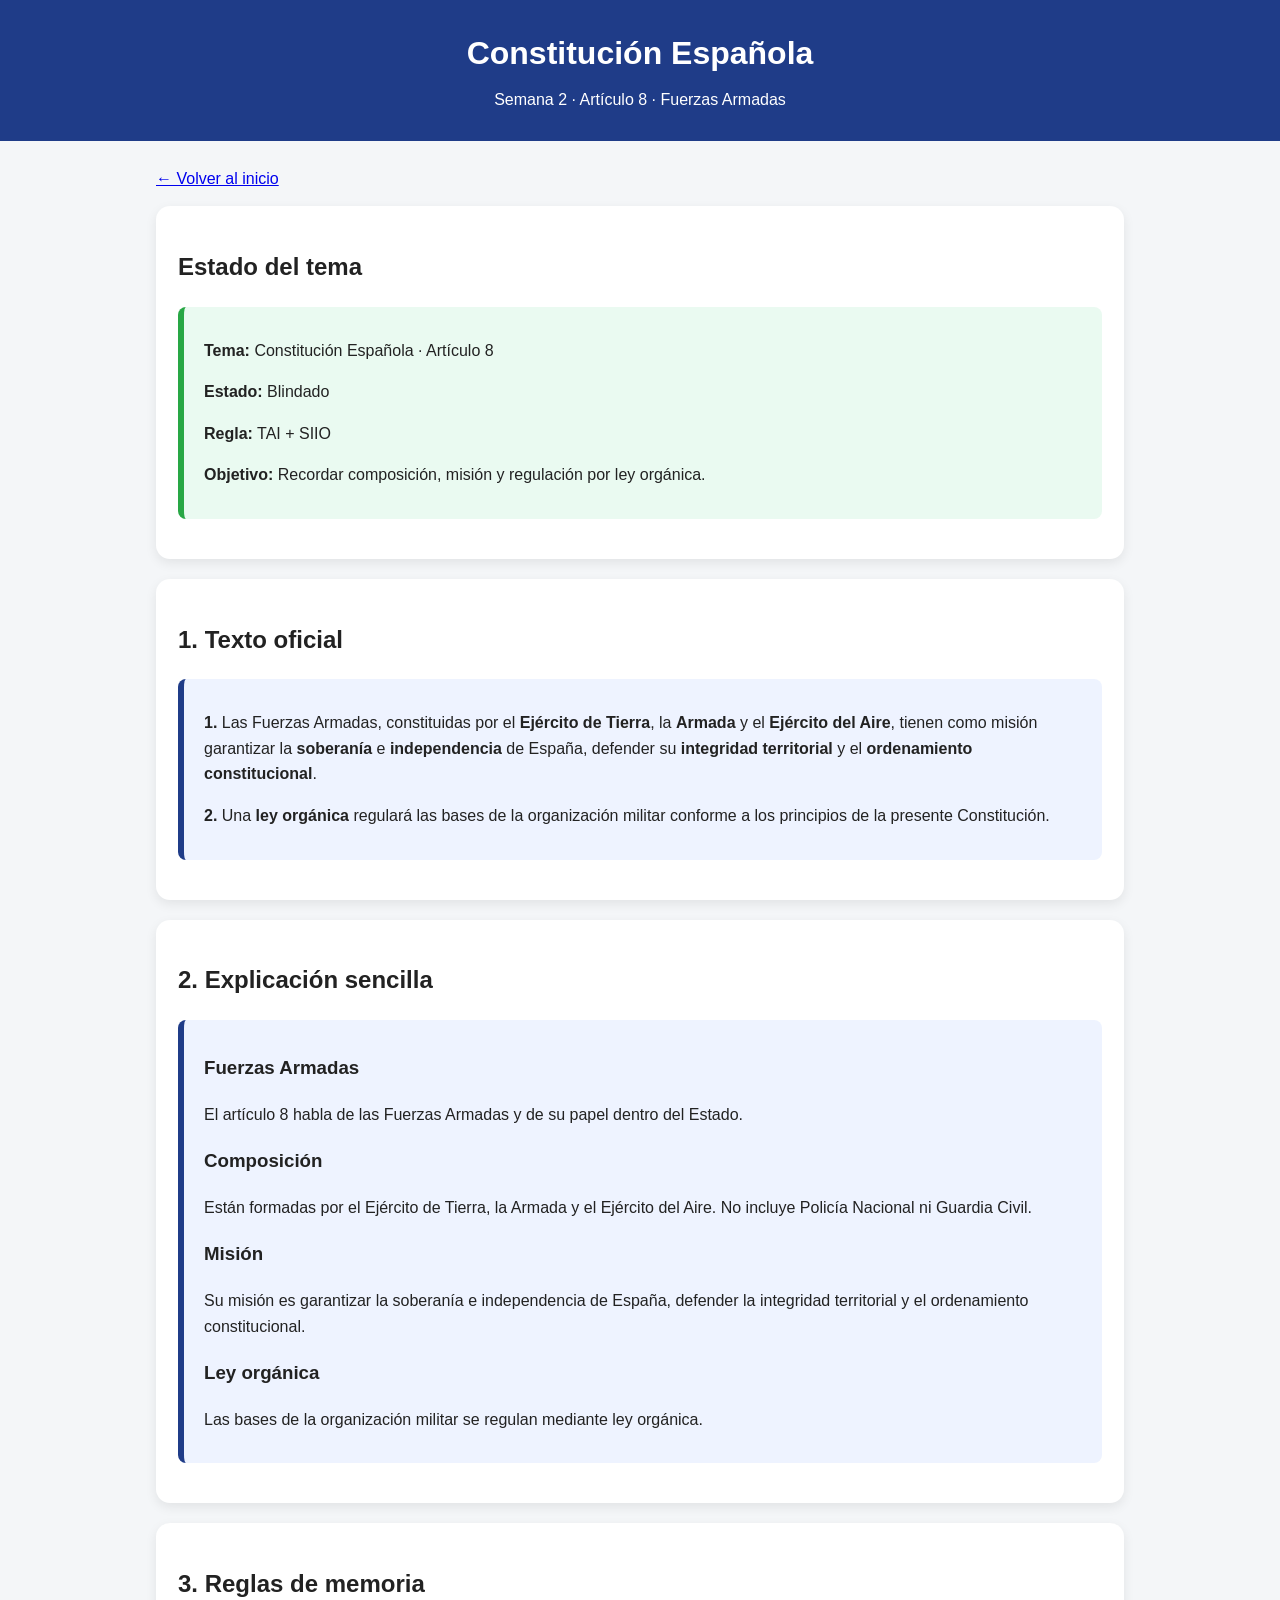
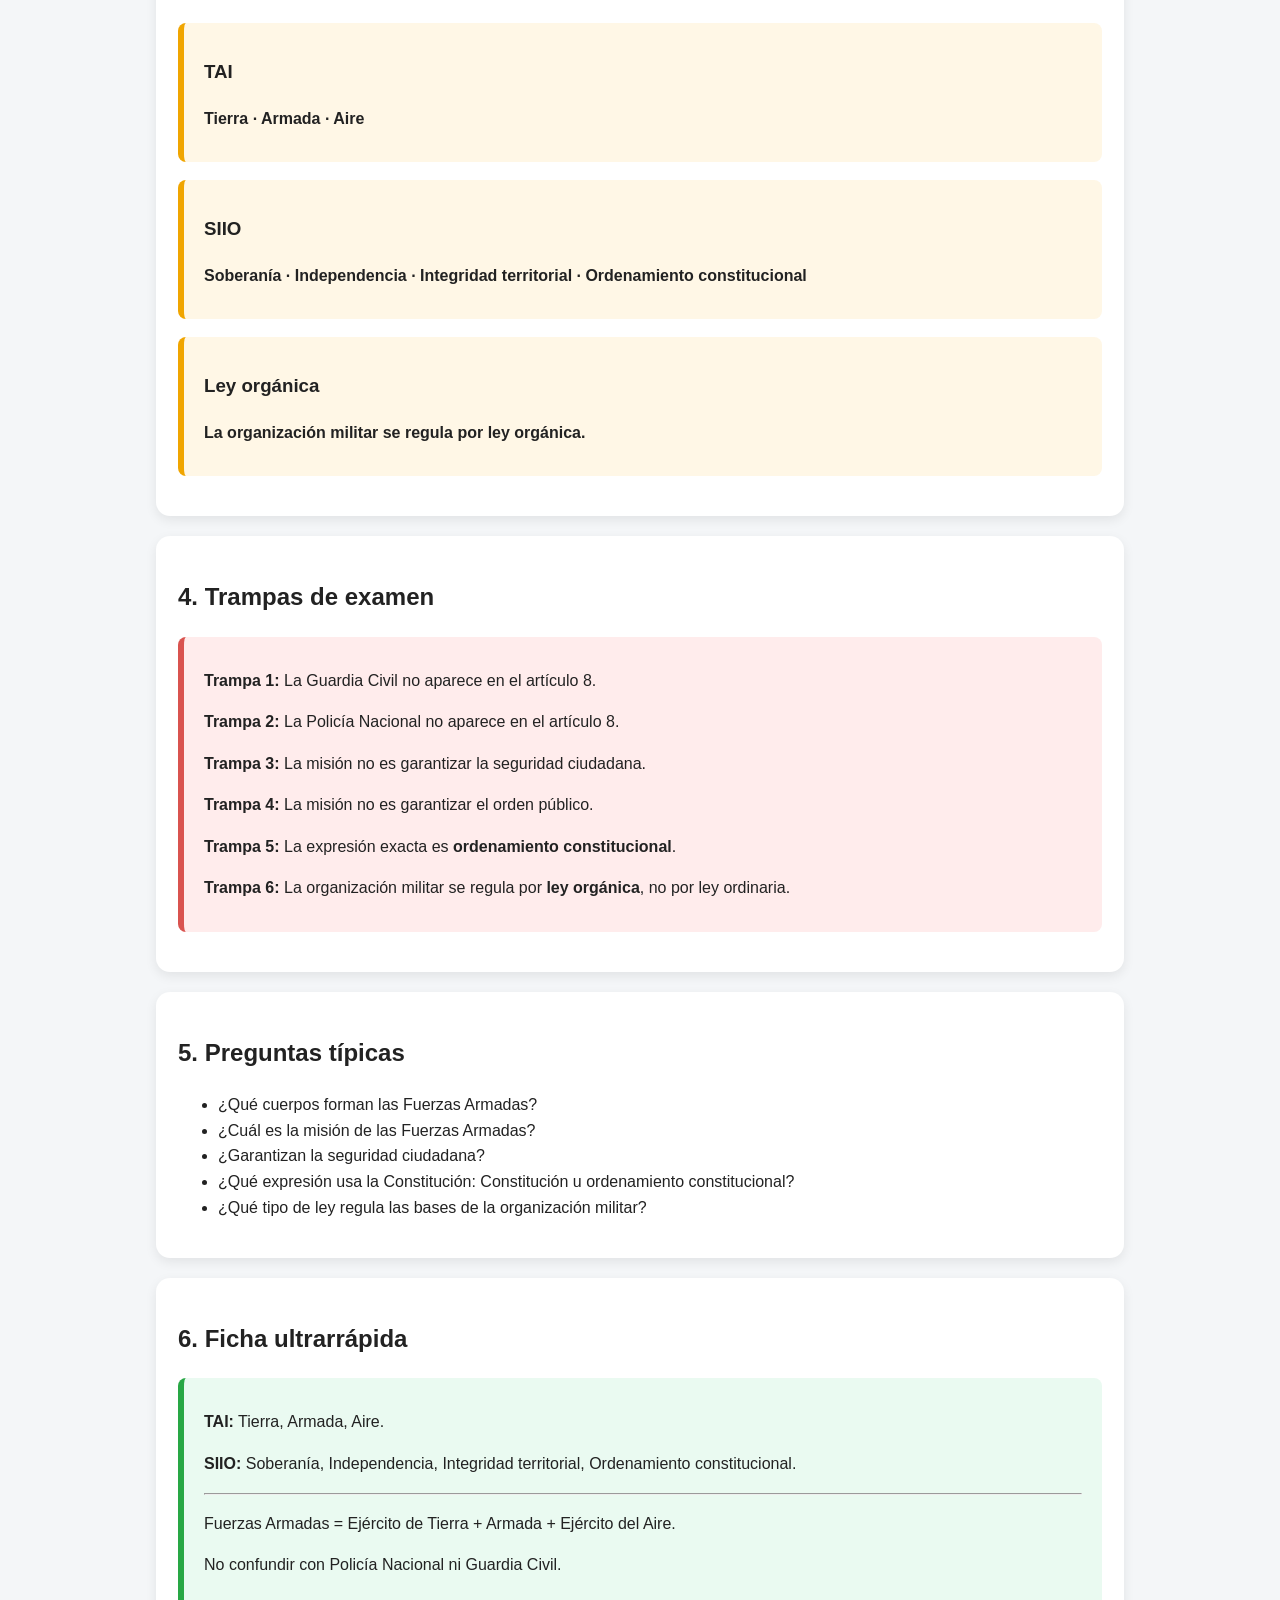
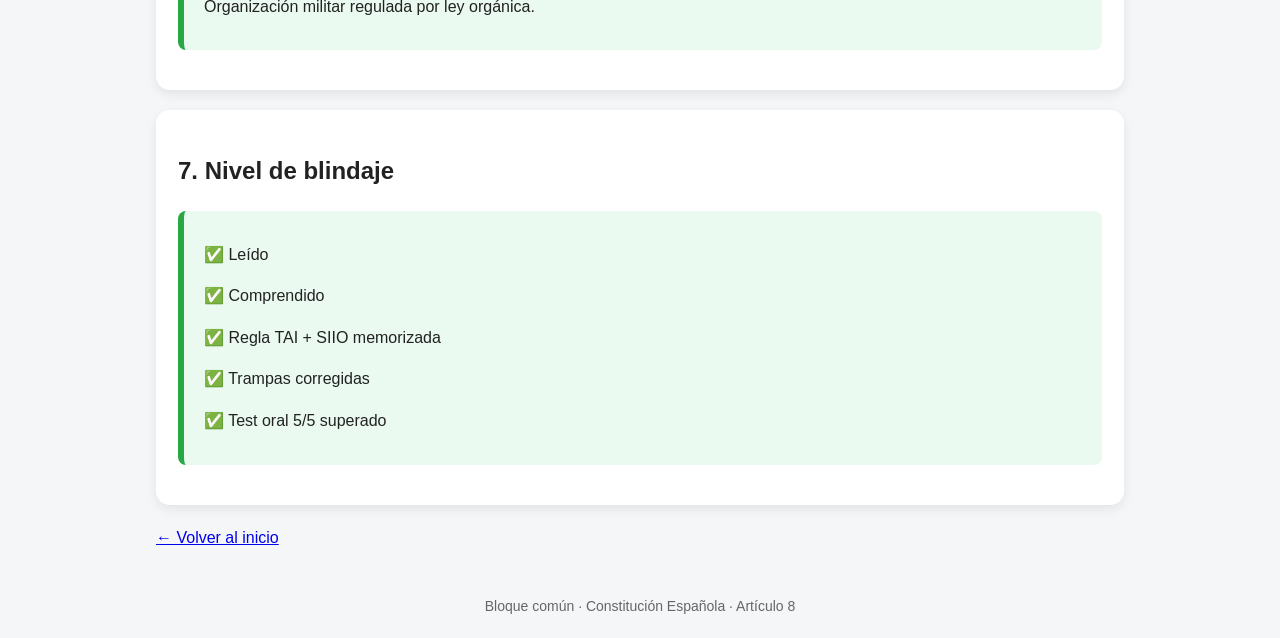
<file: temas/constitucion/articulo_08.html>
<!DOCTYPE html>
<html lang="es">

<head>
    <meta charset="UTF-8">
    <meta name="viewport" content="width=device-width, initial-scale=1.0">
    <title>Artículo 8 - Constitución Española</title>
    <link rel="stylesheet" href="../../css/estilos.css">
</head>

<body>

    <header class="cabecera">
        <h1>Constitución Española</h1>
        <p>Semana 2 · Artículo 8 · Fuerzas Armadas</p>
    </header>

    <main class="contenedor">

        <p class="volver">
            <a href="../../index.html">← Volver al inicio</a>
        </p>

        <section class="tarjeta">
            <h2>Estado del tema</h2>

            <div class="ok">
                <p><strong>Tema:</strong> Constitución Española · Artículo 8</p>
                <p><strong>Estado:</strong> Blindado</p>
                <p><strong>Regla:</strong> TAI + SIIO</p>
                <p><strong>Objetivo:</strong> Recordar composición, misión y regulación por ley orgánica.</p>
            </div>
        </section>

        <section class="tarjeta">
            <h2>1. Texto oficial</h2>

            <div class="bloque">
                <p>
                    <strong>1.</strong> Las Fuerzas Armadas, constituidas por el
                    <strong>Ejército de Tierra</strong>, la <strong>Armada</strong> y el
                    <strong>Ejército del Aire</strong>, tienen como misión garantizar la
                    <strong>soberanía</strong> e <strong>independencia</strong> de España,
                    defender su <strong>integridad territorial</strong> y el
                    <strong>ordenamiento constitucional</strong>.
                </p>

                <p>
                    <strong>2.</strong> Una <strong>ley orgánica</strong> regulará las bases
                    de la organización militar conforme a los principios de la presente Constitución.
                </p>
            </div>
        </section>

        <section class="tarjeta">
            <h2>2. Explicación sencilla</h2>

            <div class="bloque">
                <h3>Fuerzas Armadas</h3>
                <p>
                    El artículo 8 habla de las Fuerzas Armadas y de su papel dentro del Estado.
                </p>

                <h3>Composición</h3>
                <p>
                    Están formadas por el Ejército de Tierra, la Armada y el Ejército del Aire.
                    No incluye Policía Nacional ni Guardia Civil.
                </p>

                <h3>Misión</h3>
                <p>
                    Su misión es garantizar la soberanía e independencia de España,
                    defender la integridad territorial y el ordenamiento constitucional.
                </p>

                <h3>Ley orgánica</h3>
                <p>
                    Las bases de la organización militar se regulan mediante ley orgánica.
                </p>
            </div>
        </section>

        <section class="tarjeta">
            <h2>3. Reglas de memoria</h2>

            <div class="regla">
                <h3>TAI</h3>
                <p><strong>Tierra · Armada · Aire</strong></p>
            </div>

            <div class="regla">
                <h3>SIIO</h3>
                <p><strong>Soberanía · Independencia · Integridad territorial · Ordenamiento constitucional</strong></p>
            </div>

            <div class="regla">
                <h3>Ley orgánica</h3>
                <p><strong>La organización militar se regula por ley orgánica.</strong></p>
            </div>
        </section>

        <section class="tarjeta">
            <h2>4. Trampas de examen</h2>

            <div class="alerta">
                <p><strong>Trampa 1:</strong> La Guardia Civil no aparece en el artículo 8.</p>
                <p><strong>Trampa 2:</strong> La Policía Nacional no aparece en el artículo 8.</p>
                <p><strong>Trampa 3:</strong> La misión no es garantizar la seguridad ciudadana.</p>
                <p><strong>Trampa 4:</strong> La misión no es garantizar el orden público.</p>
                <p><strong>Trampa 5:</strong> La expresión exacta es <strong>ordenamiento constitucional</strong>.</p>
                <p><strong>Trampa 6:</strong> La organización militar se regula por <strong>ley orgánica</strong>, no
                    por ley ordinaria.</p>
            </div>
        </section>

        <section class="tarjeta">
            <h2>5. Preguntas típicas</h2>

            <ul>
                <li>¿Qué cuerpos forman las Fuerzas Armadas?</li>
                <li>¿Cuál es la misión de las Fuerzas Armadas?</li>
                <li>¿Garantizan la seguridad ciudadana?</li>
                <li>¿Qué expresión usa la Constitución: Constitución u ordenamiento constitucional?</li>
                <li>¿Qué tipo de ley regula las bases de la organización militar?</li>
            </ul>
        </section>

        <section class="tarjeta">
            <h2>6. Ficha ultrarrápida</h2>

            <div class="ok">
                <p><strong>TAI:</strong> Tierra, Armada, Aire.</p>
                <p><strong>SIIO:</strong> Soberanía, Independencia, Integridad territorial, Ordenamiento constitucional.
                </p>

                <hr>

                <p>Fuerzas Armadas = Ejército de Tierra + Armada + Ejército del Aire.</p>
                <p>No confundir con Policía Nacional ni Guardia Civil.</p>
                <p>Organización militar regulada por ley orgánica.</p>
            </div>
        </section>

        <section class="tarjeta">
            <h2>7. Nivel de blindaje</h2>

            <div class="ok">
                <p>✅ Leído</p>
                <p>✅ Comprendido</p>
                <p>✅ Regla TAI + SIIO memorizada</p>
                <p>✅ Trampas corregidas</p>
                <p>✅ Test oral 5/5 superado</p>
            </div>
        </section>

        <p class="volver">
            <a href="../../index.html">← Volver al inicio</a>
        </p>

    </main>

    <footer class="pie">
        Bloque común · Constitución Española · Artículo 8
    </footer>

    <script src="../../js/app.js"></script>

</body>

</html>
</file>
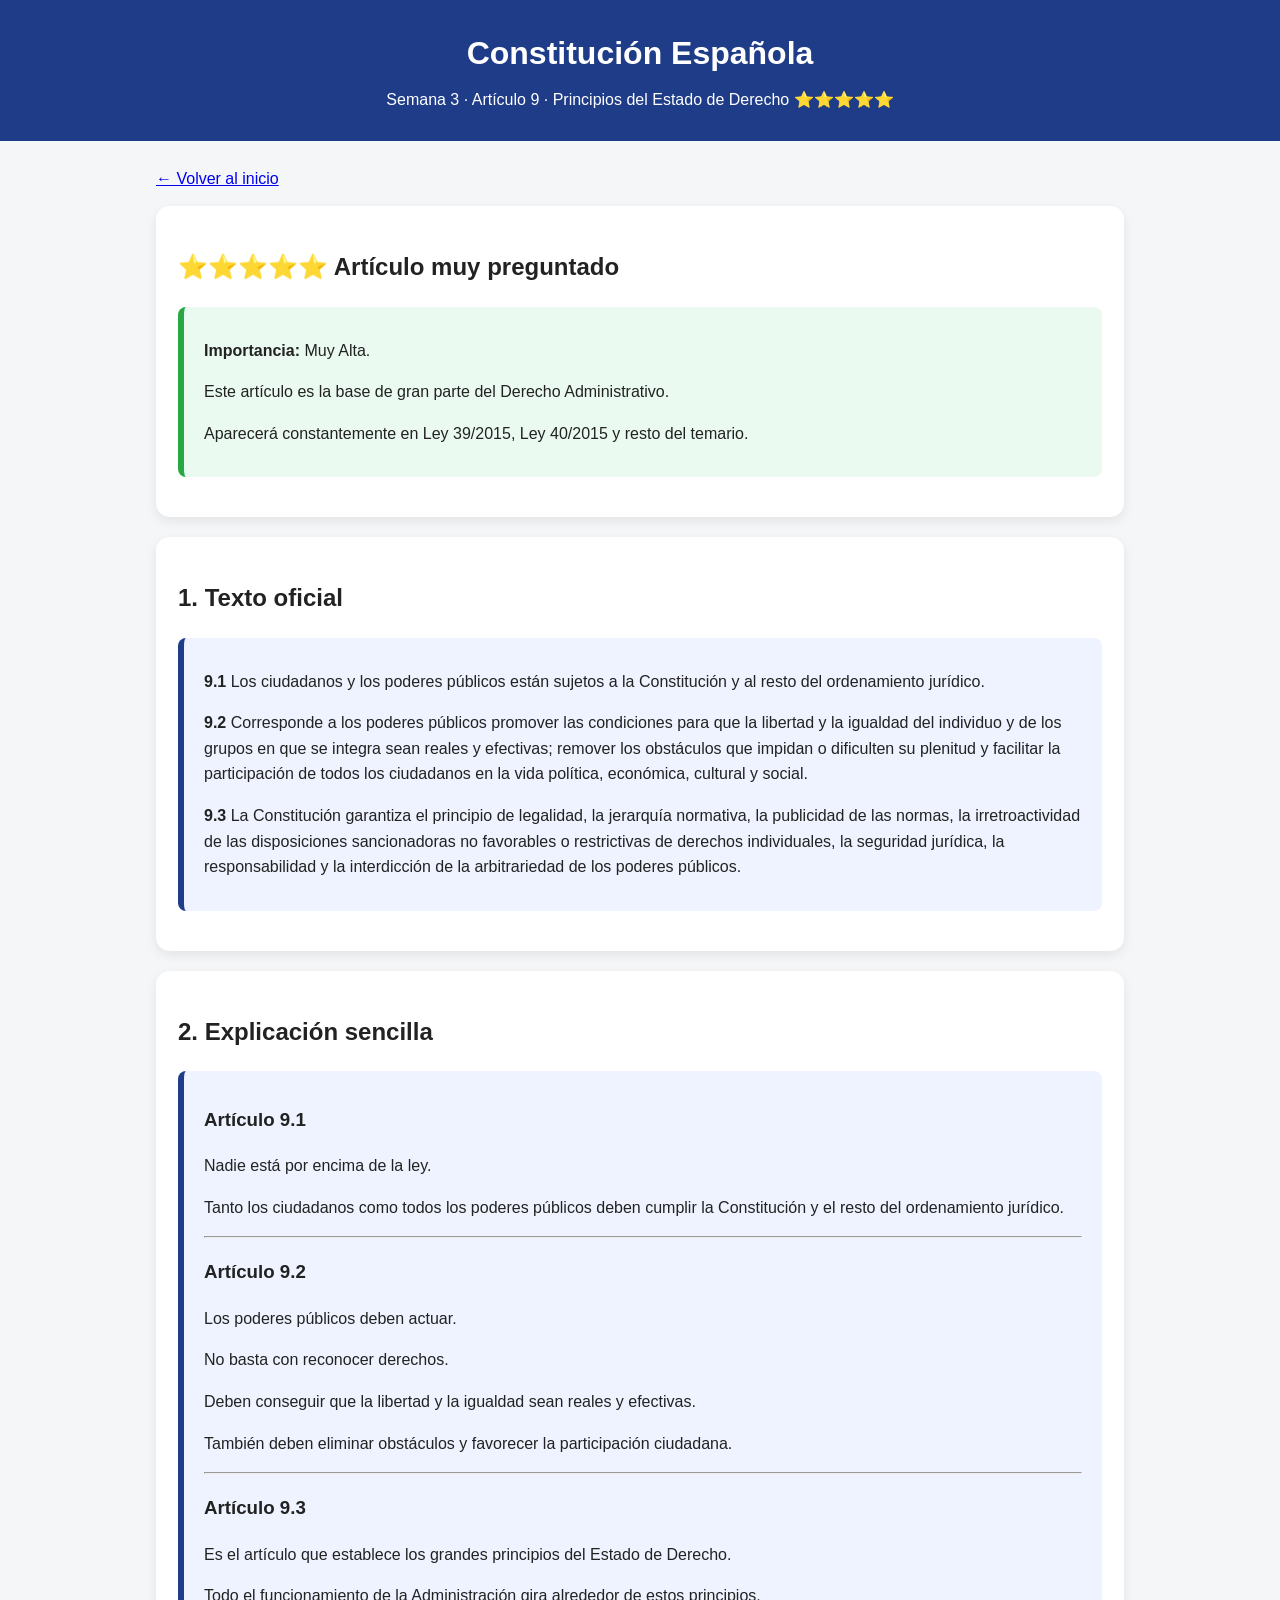
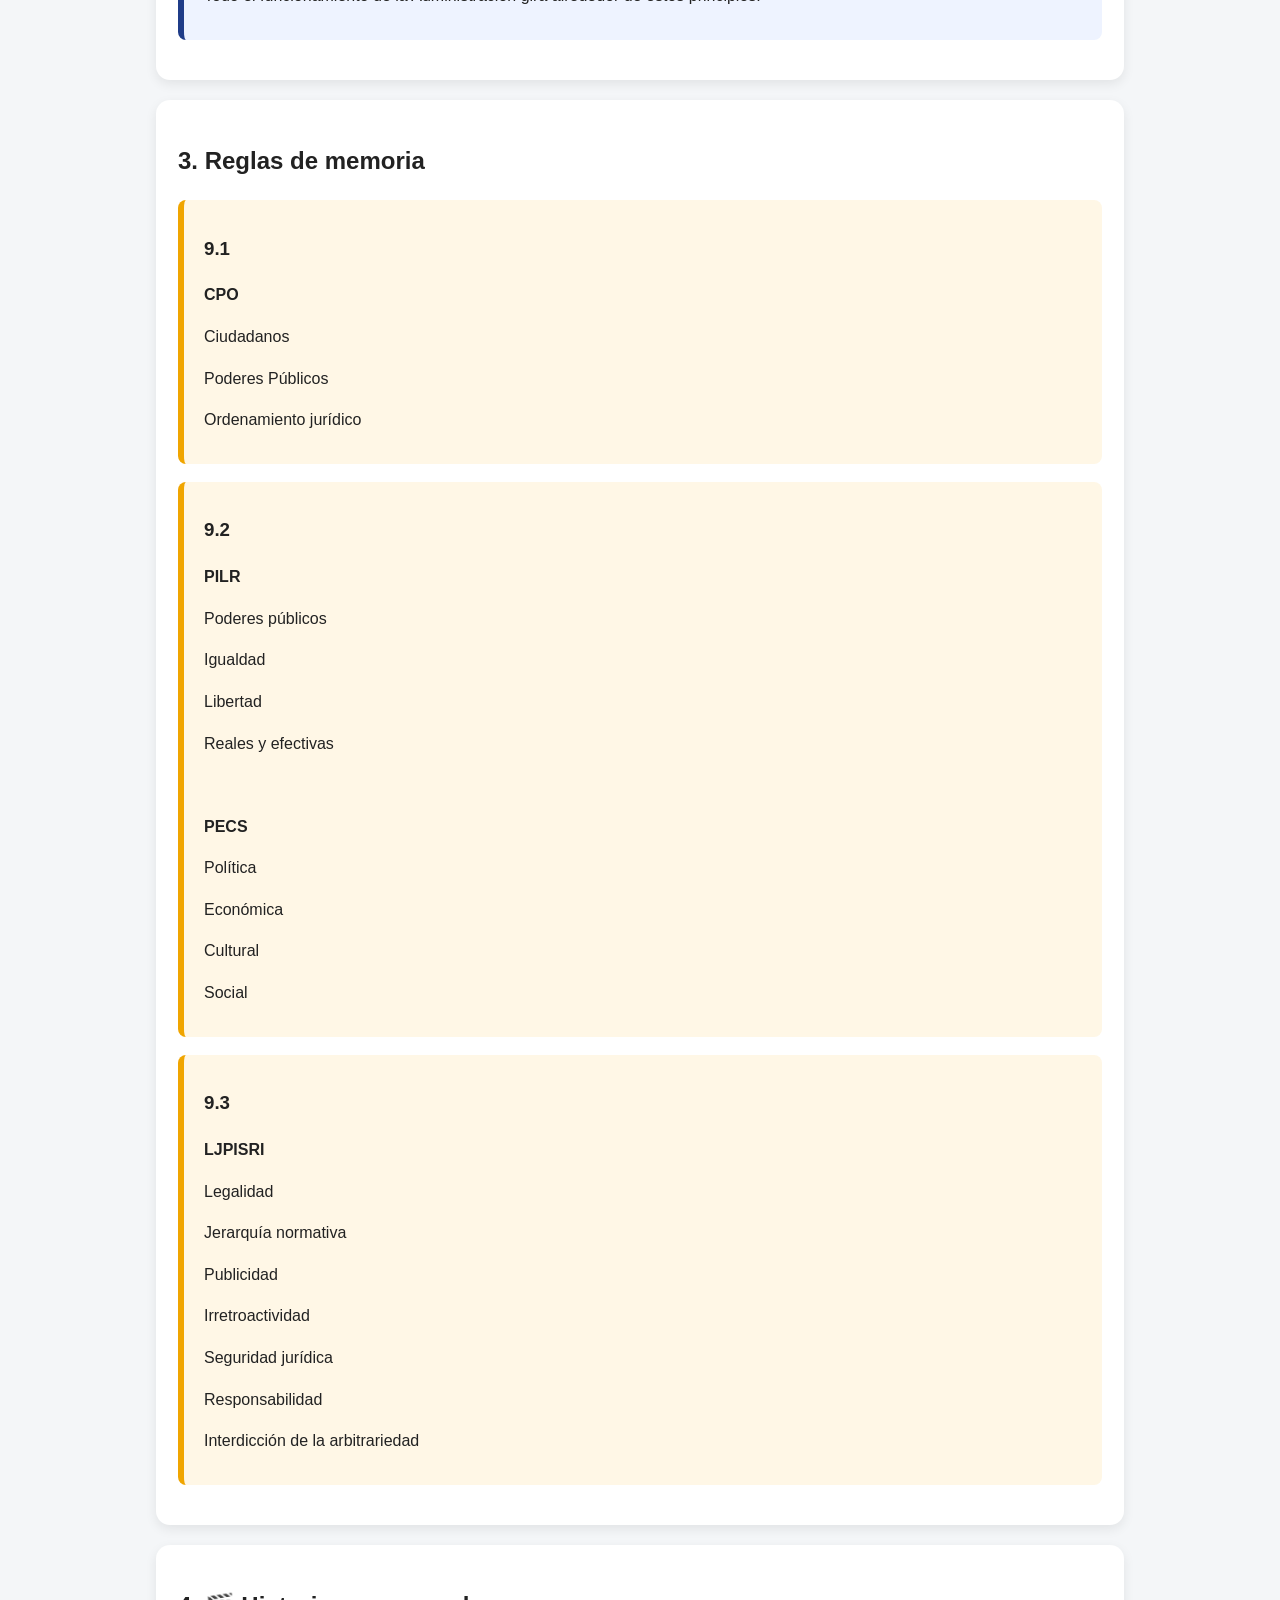
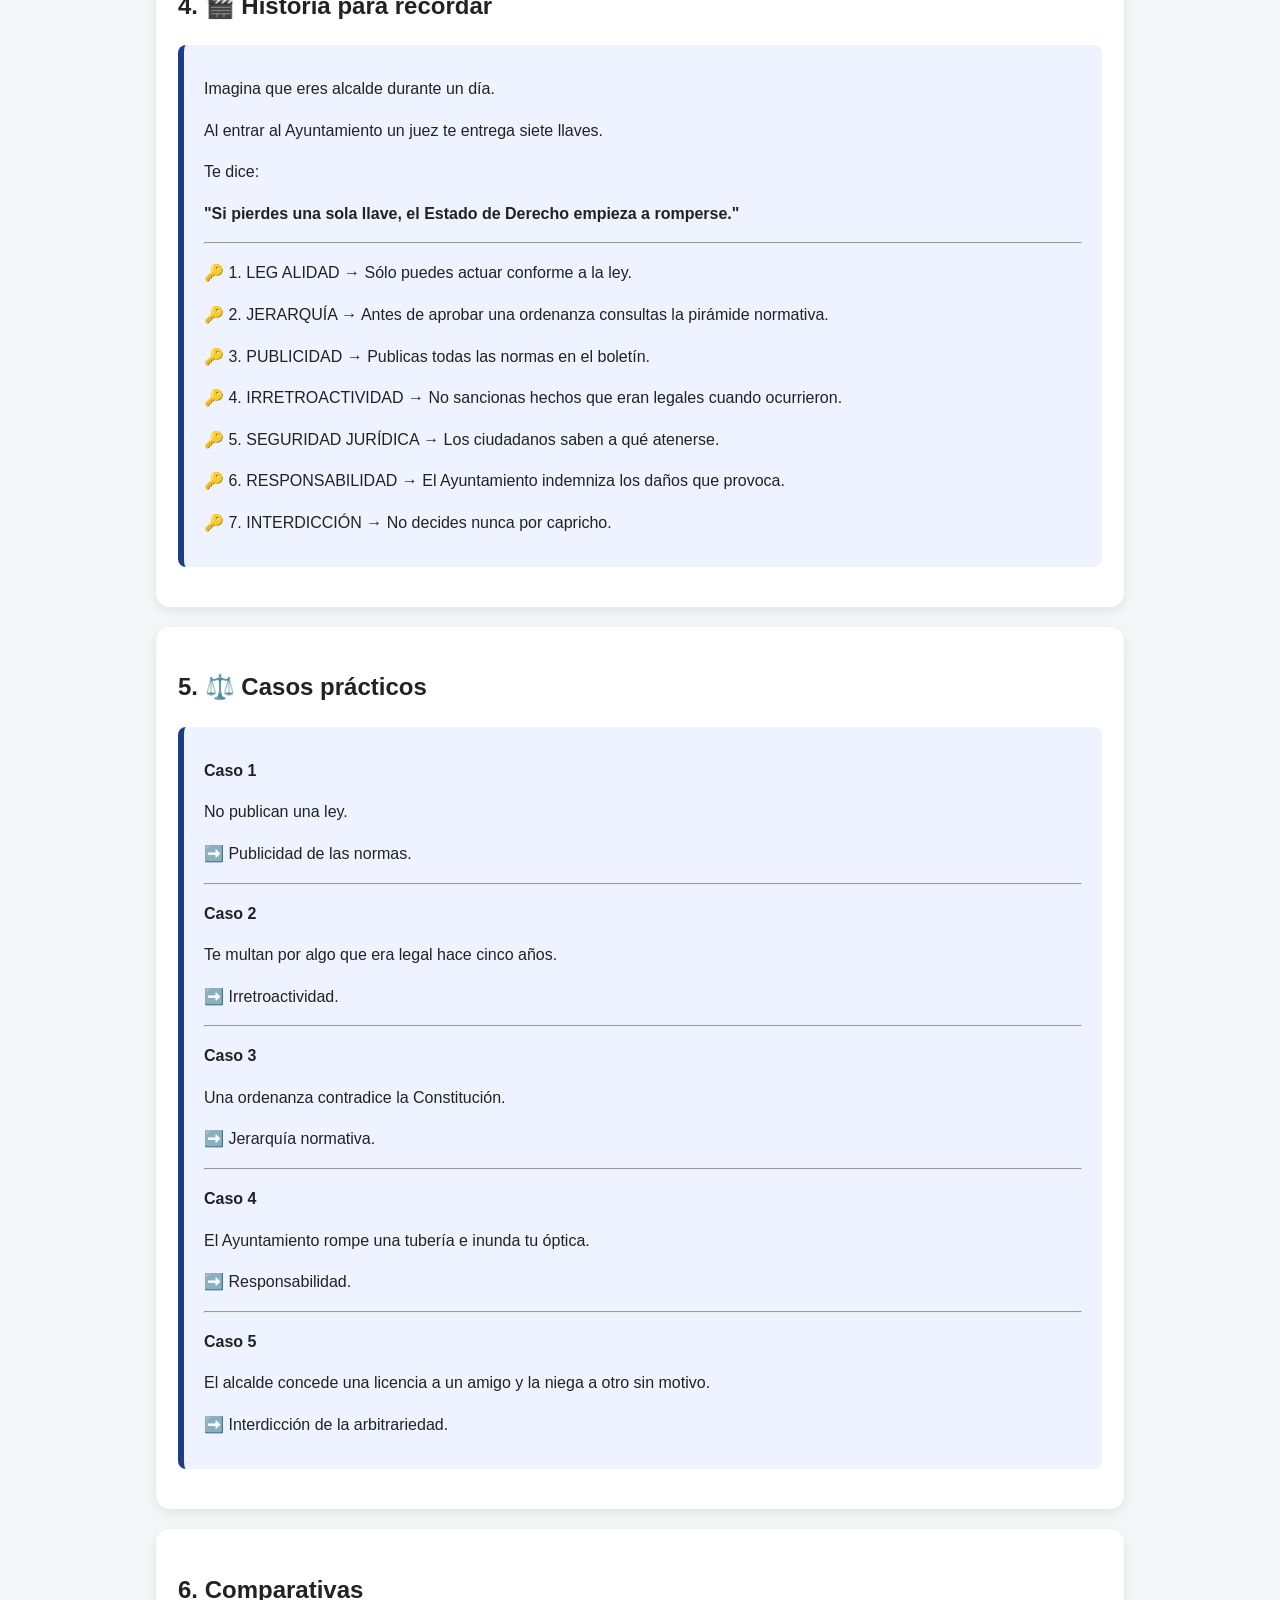
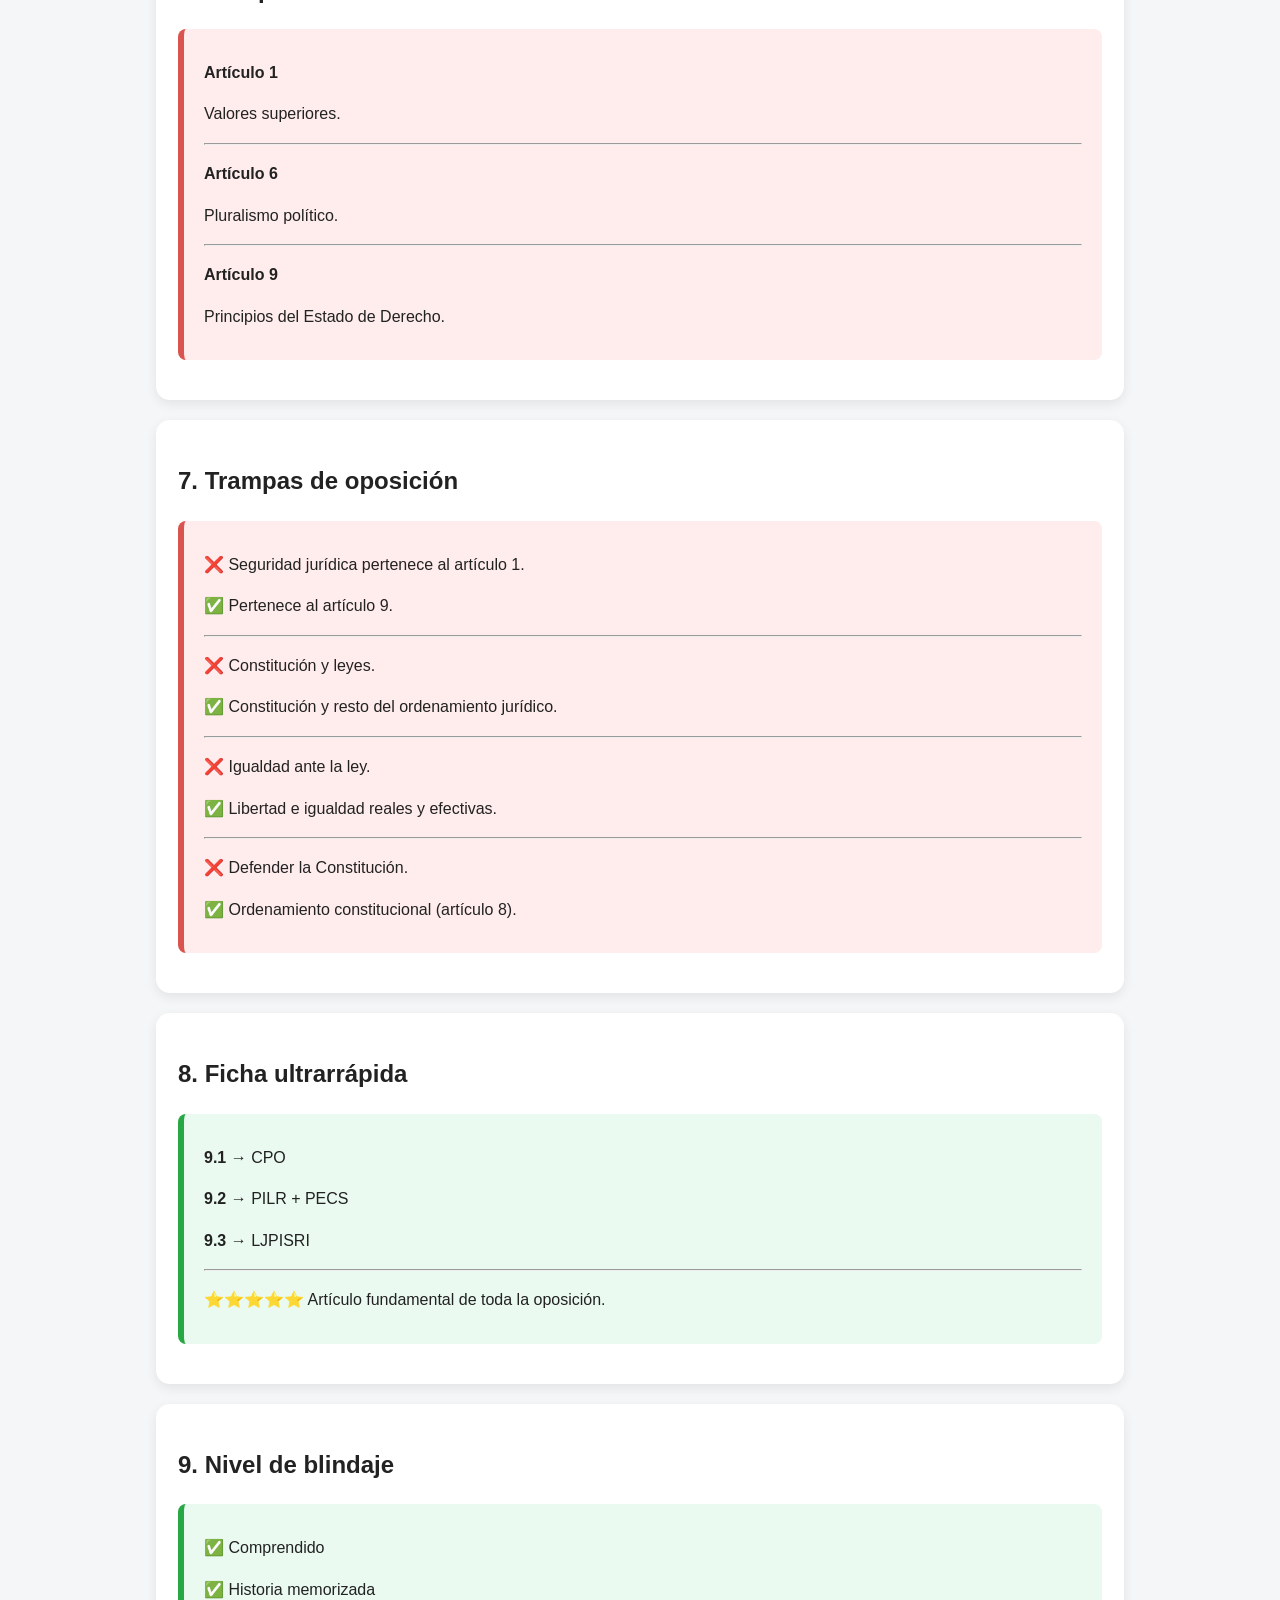
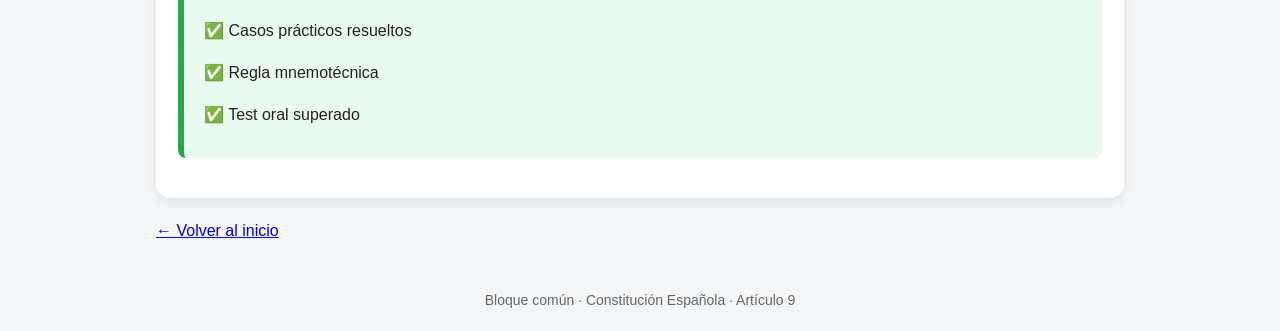
<file: temas/constitucion/articulo_09.html>
<!DOCTYPE html>
<html lang="es">

<head>
    <meta charset="UTF-8">
    <meta name="viewport" content="width=device-width, initial-scale=1.0">
    <title>Artículo 9 - Constitución Española</title>
    <link rel="stylesheet" href="../../css/estilos.css">
</head>

<body>

    <header class="cabecera">
        <h1>Constitución Española</h1>
        <p>Semana 3 · Artículo 9 · Principios del Estado de Derecho ⭐⭐⭐⭐⭐</p>
    </header>

    <main class="contenedor">

        <p class="volver">
            <a href="../../index.html">← Volver al inicio</a>
        </p>

        <section class="tarjeta">

            <h2>⭐⭐⭐⭐⭐ Artículo muy preguntado</h2>

            <div class="ok">
                <p><strong>Importancia:</strong> Muy Alta.</p>
                <p>Este artículo es la base de gran parte del Derecho Administrativo.</p>
                <p>Aparecerá constantemente en Ley 39/2015, Ley 40/2015 y resto del temario.</p>
            </div>

        </section>

        <section class="tarjeta">

            <h2>1. Texto oficial</h2>

            <div class="bloque">

                <p><strong>9.1</strong> Los ciudadanos y los poderes públicos están sujetos a la Constitución y al resto
                    del ordenamiento jurídico.</p>

                <p><strong>9.2</strong> Corresponde a los poderes públicos promover las condiciones para que la libertad
                    y la igualdad del individuo y de los grupos en que se integra sean reales y efectivas; remover los
                    obstáculos que impidan o dificulten su plenitud y facilitar la participación de todos los ciudadanos
                    en la vida política, económica, cultural y social.</p>

                <p><strong>9.3</strong> La Constitución garantiza el principio de legalidad, la jerarquía normativa, la
                    publicidad de las normas, la irretroactividad de las disposiciones sancionadoras no favorables o
                    restrictivas de derechos individuales, la seguridad jurídica, la responsabilidad y la interdicción
                    de la arbitrariedad de los poderes públicos.</p>

            </div>

        </section>

        <section class="tarjeta">

            <h2>2. Explicación sencilla</h2>

            <div class="bloque">

                <h3>Artículo 9.1</h3>

                <p>Nadie está por encima de la ley.</p>

                <p>Tanto los ciudadanos como todos los poderes públicos deben cumplir la Constitución y el resto del
                    ordenamiento jurídico.</p>

                <hr>

                <h3>Artículo 9.2</h3>

                <p>Los poderes públicos deben actuar.</p>

                <p>No basta con reconocer derechos.</p>

                <p>Deben conseguir que la libertad y la igualdad sean reales y efectivas.</p>

                <p>También deben eliminar obstáculos y favorecer la participación ciudadana.</p>

                <hr>

                <h3>Artículo 9.3</h3>

                <p>Es el artículo que establece los grandes principios del Estado de Derecho.</p>

                <p>Todo el funcionamiento de la Administración gira alrededor de estos principios.</p>

            </div>

        </section>

        <section class="tarjeta">

            <h2>3. Reglas de memoria</h2>

            <div class="regla">

                <h3>9.1</h3>

                <p><strong>CPO</strong></p>

                <p>Ciudadanos</p>

                <p>Poderes Públicos</p>

                <p>Ordenamiento jurídico</p>

            </div>

            <div class="regla">

                <h3>9.2</h3>

                <p><strong>PILR</strong></p>

                <p>Poderes públicos</p>

                <p>Igualdad</p>

                <p>Libertad</p>

                <p>Reales y efectivas</p>

                <br>

                <p><strong>PECS</strong></p>

                <p>Política</p>

                <p>Económica</p>

                <p>Cultural</p>

                <p>Social</p>

            </div>

            <div class="regla">

                <h3>9.3</h3>

                <p><strong>LJPISRI</strong></p>

                <p>Legalidad</p>

                <p>Jerarquía normativa</p>

                <p>Publicidad</p>

                <p>Irretroactividad</p>

                <p>Seguridad jurídica</p>

                <p>Responsabilidad</p>

                <p>Interdicción de la arbitrariedad</p>

            </div>

        </section>

        <section class="tarjeta">

            <h2>4. 🎬 Historia para recordar</h2>

            <div class="bloque">

                <p>Imagina que eres alcalde durante un día.</p>

                <p>Al entrar al Ayuntamiento un juez te entrega siete llaves.</p>

                <p>Te dice:</p>

                <p><strong>"Si pierdes una sola llave, el Estado de Derecho empieza a romperse."</strong></p>

                <hr>

                <p>🔑 1. LEG
                    ALIDAD → Sólo puedes actuar conforme a la ley.</p>

                <p>🔑 2. JERARQUÍA → Antes de aprobar una ordenanza consultas la pirámide normativa.</p>

                <p>🔑 3. PUBLICIDAD → Publicas todas las normas en el boletín.</p>

                <p>🔑 4. IRRETROACTIVIDAD → No sancionas hechos que eran legales cuando ocurrieron.</p>

                <p>🔑 5. SEGURIDAD JURÍDICA → Los ciudadanos saben a qué atenerse.</p>

                <p>🔑 6. RESPONSABILIDAD → El Ayuntamiento indemniza los daños que provoca.</p>

                <p>🔑 7. INTERDICCIÓN → No decides nunca por capricho.</p>

            </div>

        </section>

        <section class="tarjeta">

            <h2>5. ⚖️ Casos prácticos</h2>

            <div class="bloque">

                <p><strong>Caso 1</strong></p>

                <p>No publican una ley.</p>

                <p>➡️ Publicidad de las normas.</p>

                <hr>

                <p><strong>Caso 2</strong></p>

                <p>Te multan por algo que era legal hace cinco años.</p>

                <p>➡️ Irretroactividad.</p>

                <hr>

                <p><strong>Caso 3</strong></p>

                <p>Una ordenanza contradice la Constitución.</p>

                <p>➡️ Jerarquía normativa.</p>

                <hr>

                <p><strong>Caso 4</strong></p>

                <p>El Ayuntamiento rompe una tubería e inunda tu óptica.</p>

                <p>➡️ Responsabilidad.</p>

                <hr>

                <p><strong>Caso 5</strong></p>

                <p>El alcalde concede una licencia a un amigo y la niega a otro sin motivo.</p>

                <p>➡️ Interdicción de la arbitrariedad.</p>

            </div>

        </section>

        <section class="tarjeta">

            <h2>6. Comparativas</h2>

            <div class="alerta">

                <p><strong>Artículo 1</strong></p>

                <p>Valores superiores.</p>

                <hr>

                <p><strong>Artículo 6</strong></p>

                <p>Pluralismo político.</p>

                <hr>

                <p><strong>Artículo 9</strong></p>

                <p>Principios del Estado de Derecho.</p>

            </div>

        </section>

        <section class="tarjeta">

            <h2>7. Trampas de oposición</h2>

            <div class="alerta">

                <p>❌ Seguridad jurídica pertenece al artículo 1.</p>

                <p>✅ Pertenece al artículo 9.</p>

                <hr>

                <p>❌ Constitución y leyes.</p>

                <p>✅ Constitución y resto del ordenamiento jurídico.</p>

                <hr>

                <p>❌ Igualdad ante la ley.</p>

                <p>✅ Libertad e igualdad reales y efectivas.</p>

                <hr>

                <p>❌ Defender la Constitución.</p>

                <p>✅ Ordenamiento constitucional (artículo 8).</p>

            </div>

        </section>

        <section class="tarjeta">

            <h2>8. Ficha ultrarrápida</h2>

            <div class="ok">

                <p><strong>9.1</strong> → CPO</p>

                <p><strong>9.2</strong> → PILR + PECS</p>

                <p><strong>9.3</strong> → LJPISRI</p>

                <hr>

                <p>⭐⭐⭐⭐⭐ Artículo fundamental de toda la oposición.</p>

            </div>

        </section>

        <section class="tarjeta">

            <h2>9. Nivel de blindaje</h2>

            <div class="ok">

                <p>✅ Comprendido</p>

                <p>✅ Historia memorizada</p>

                <p>✅ Casos prácticos resueltos</p>

                <p>✅ Regla mnemotécnica</p>

                <p>✅ Test oral superado</p>

            </div>

        </section>

        <p class="volver">
            <a href="../../index.html">← Volver al inicio</a>
        </p>

    </main>

    <footer class="pie">
        Bloque común · Constitución Española · Artículo 9
    </footer>

    <script src="../../js/app.js"></script>

</body>

</html>
</file>
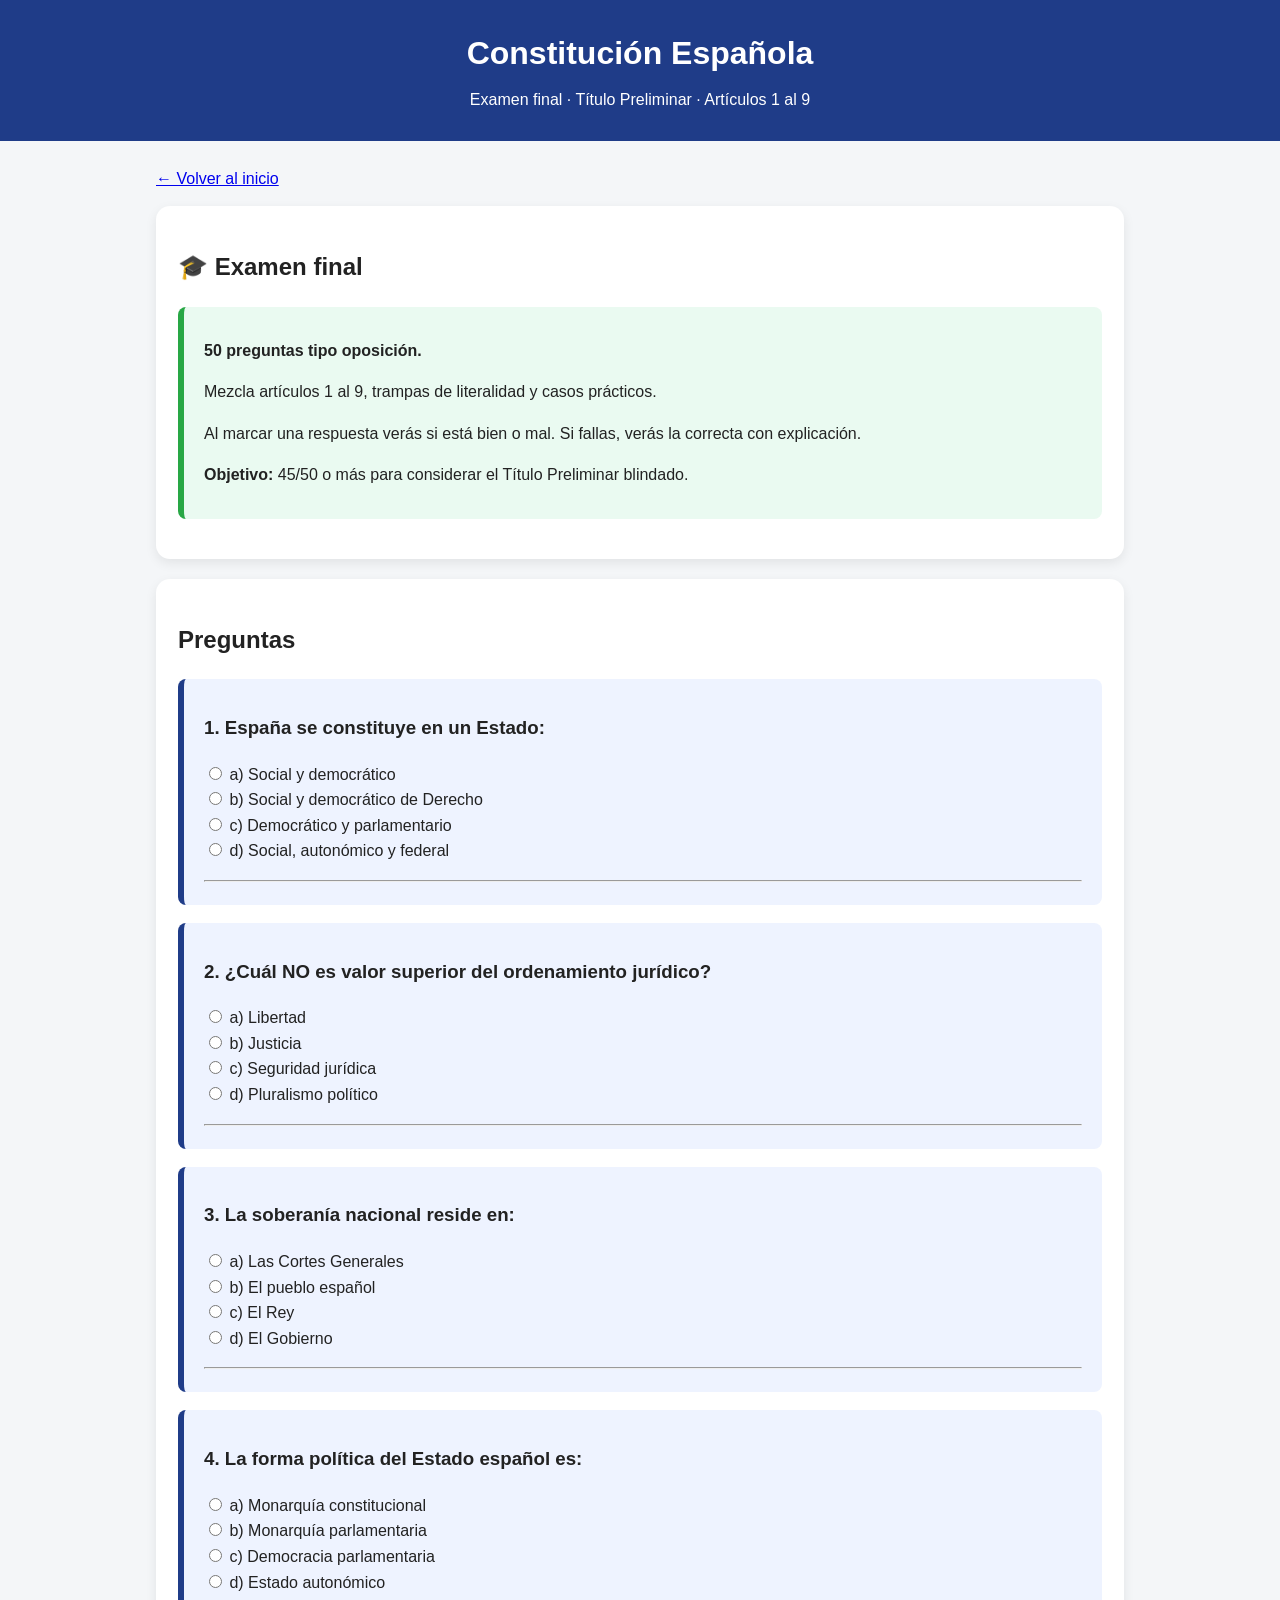
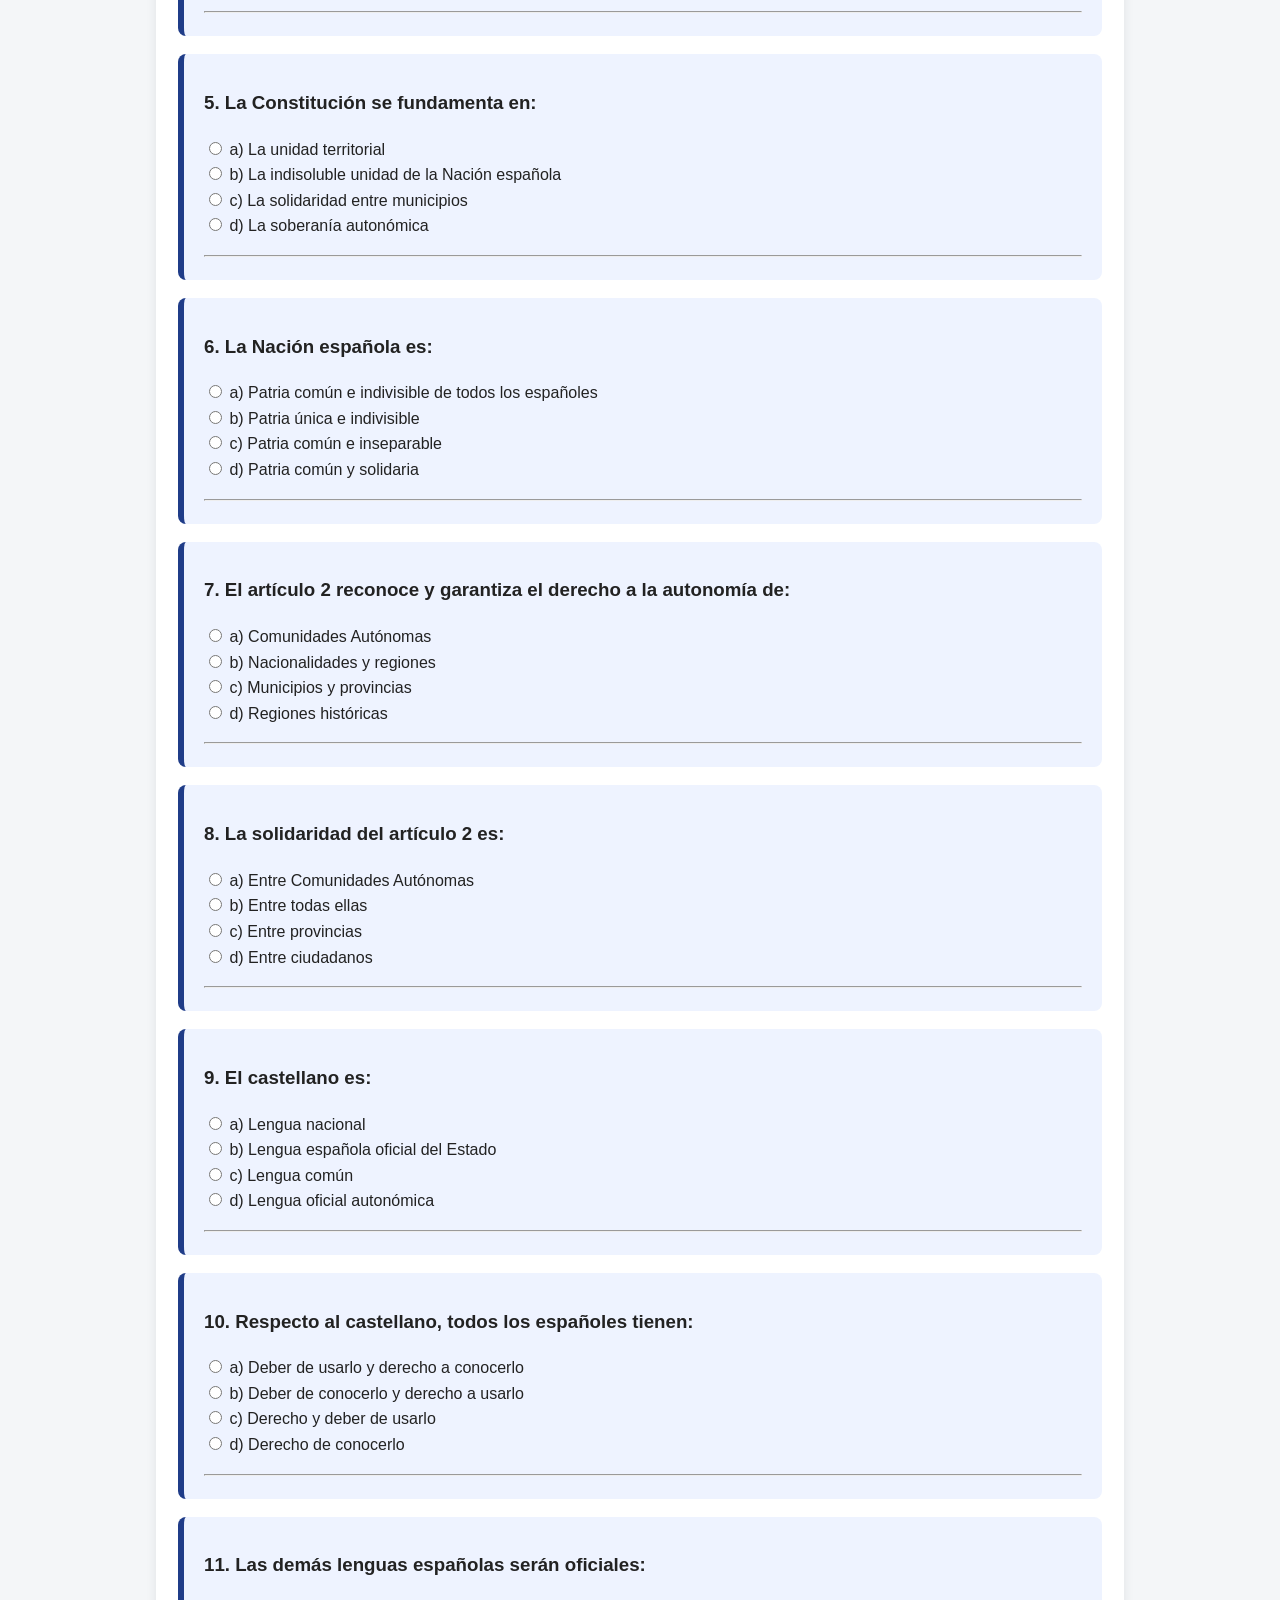
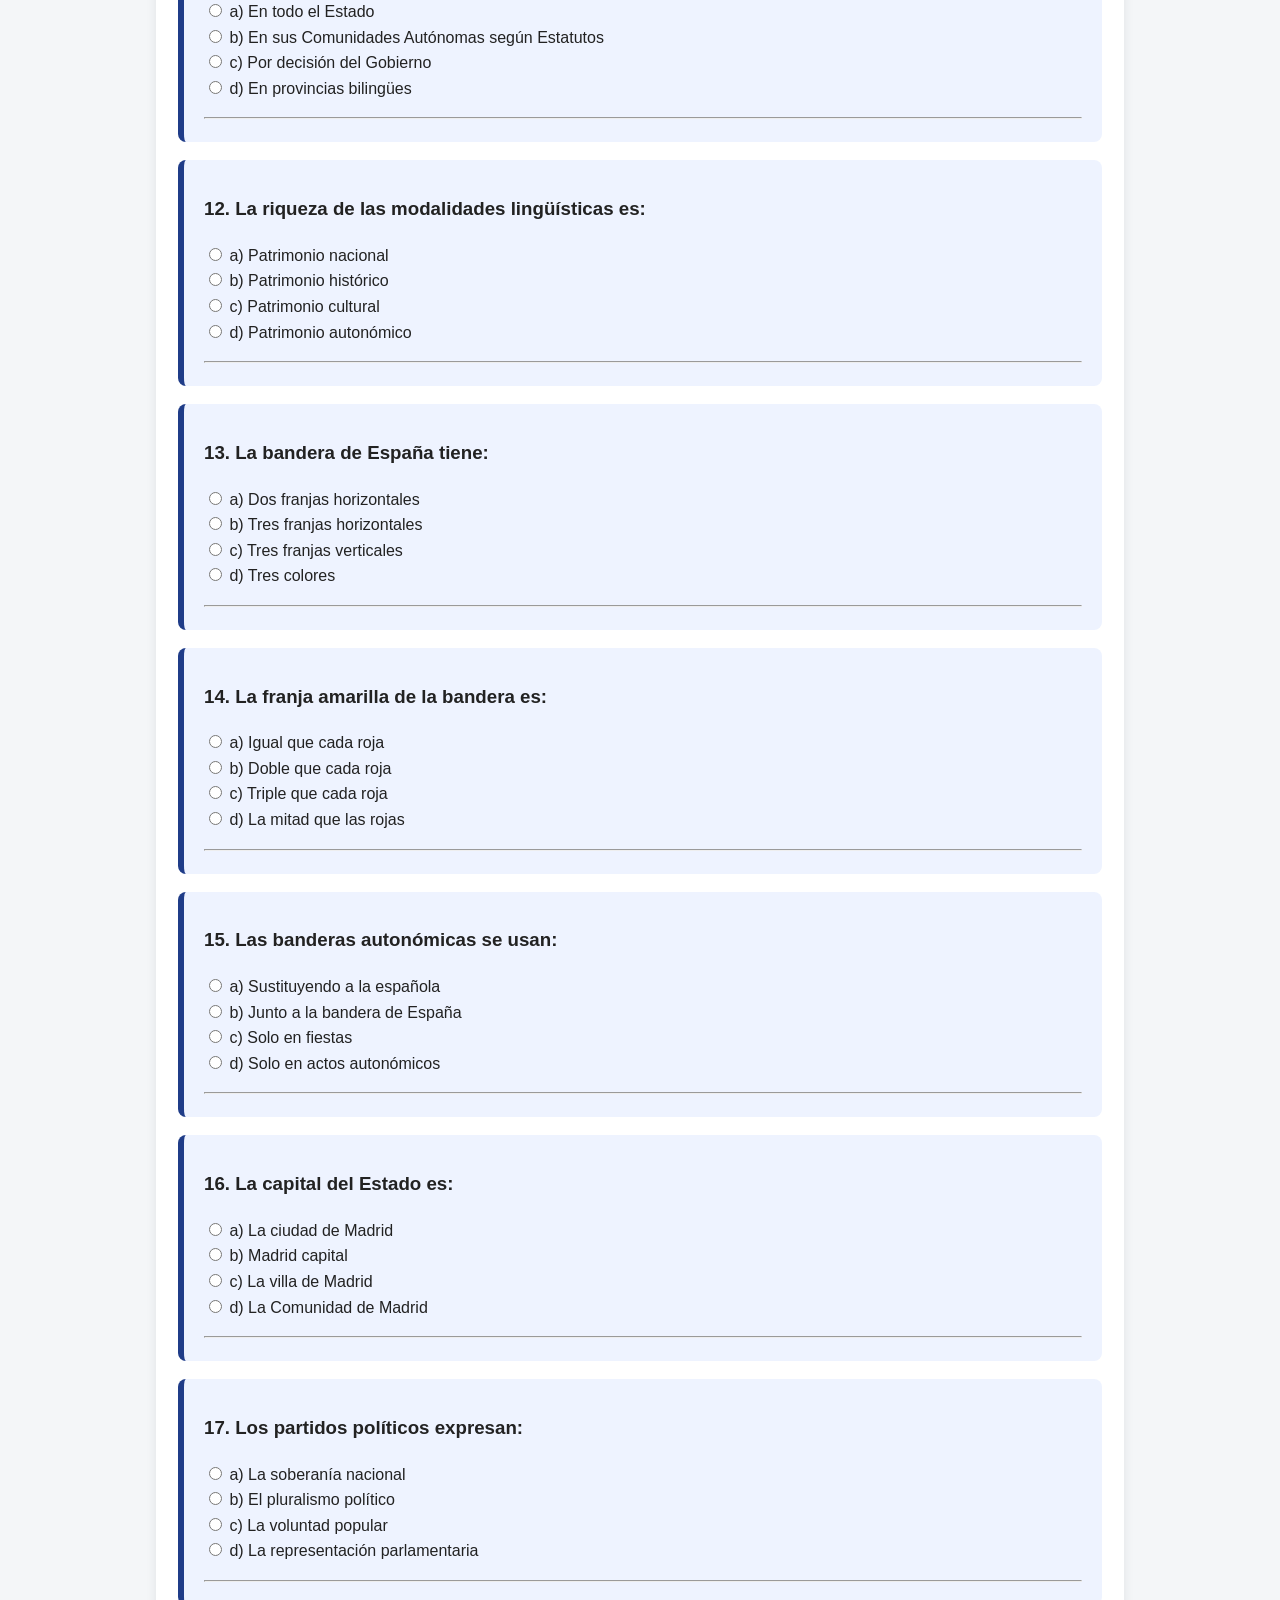
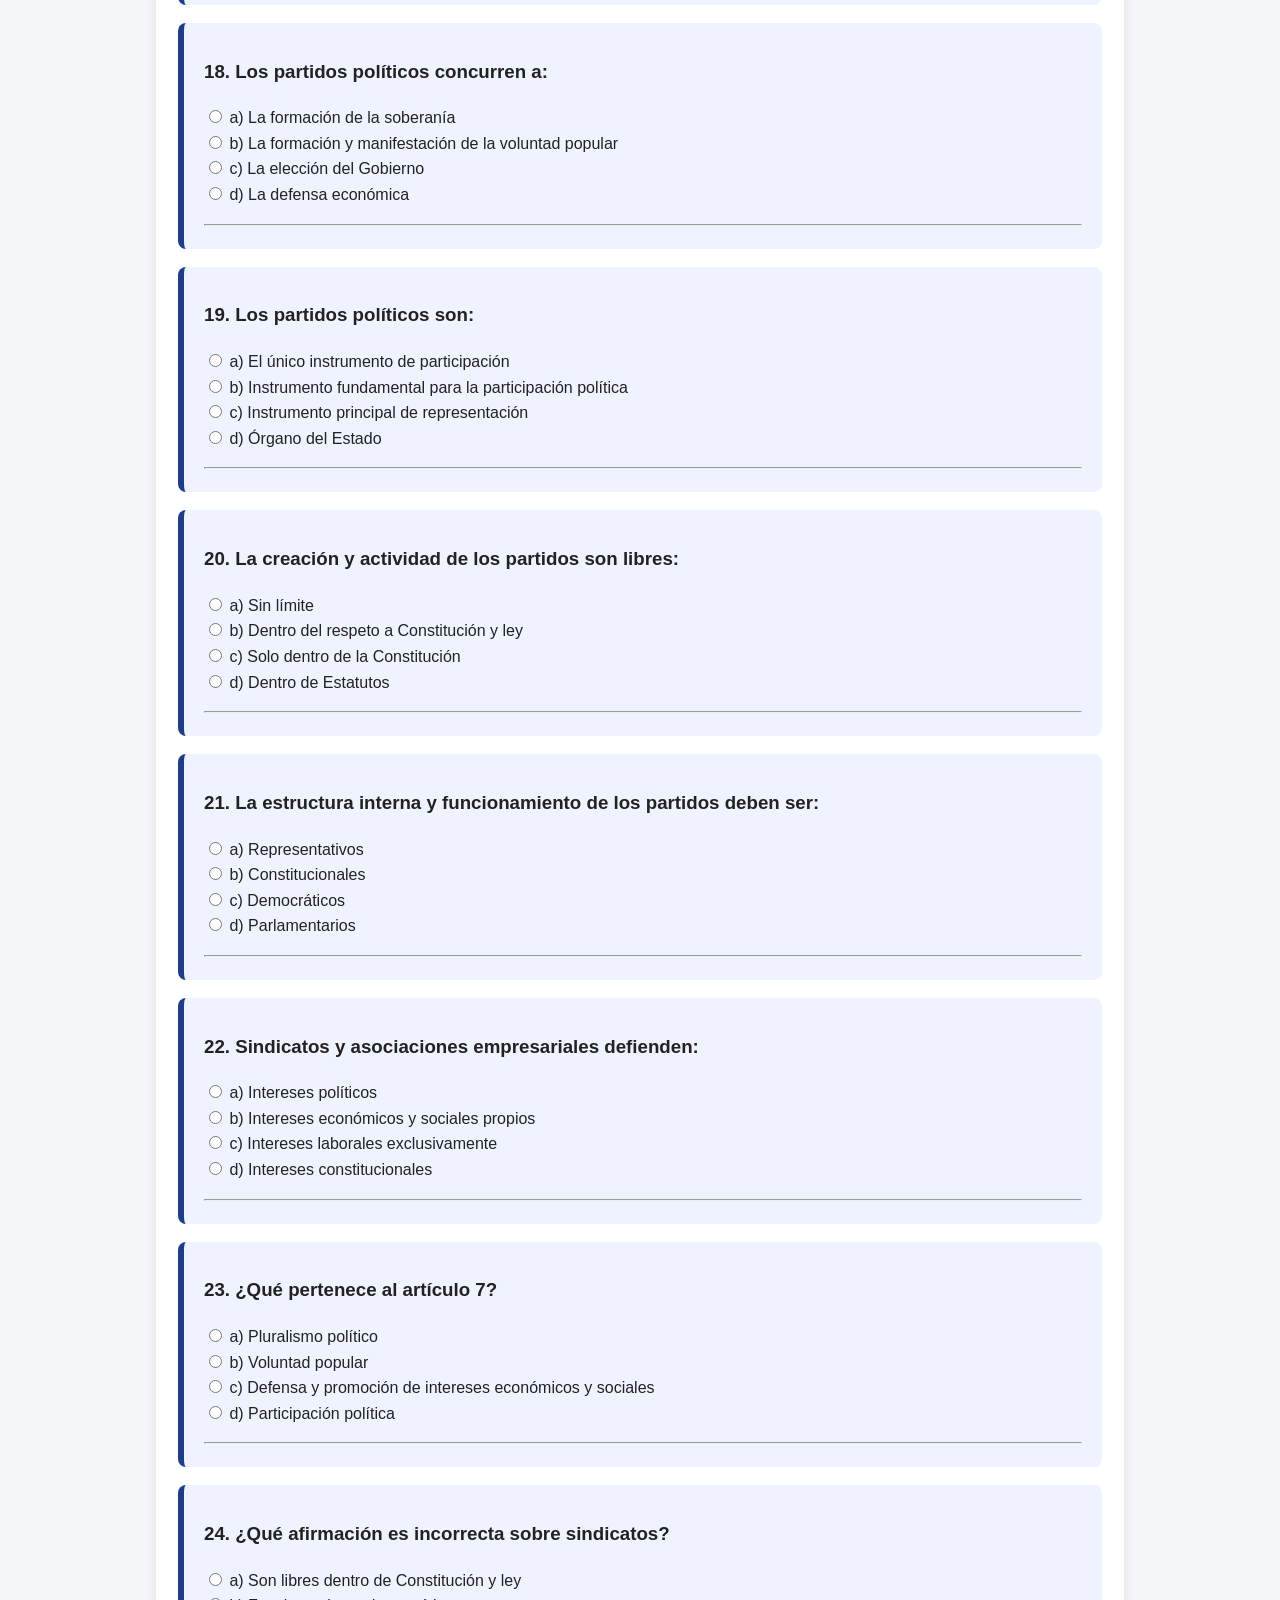
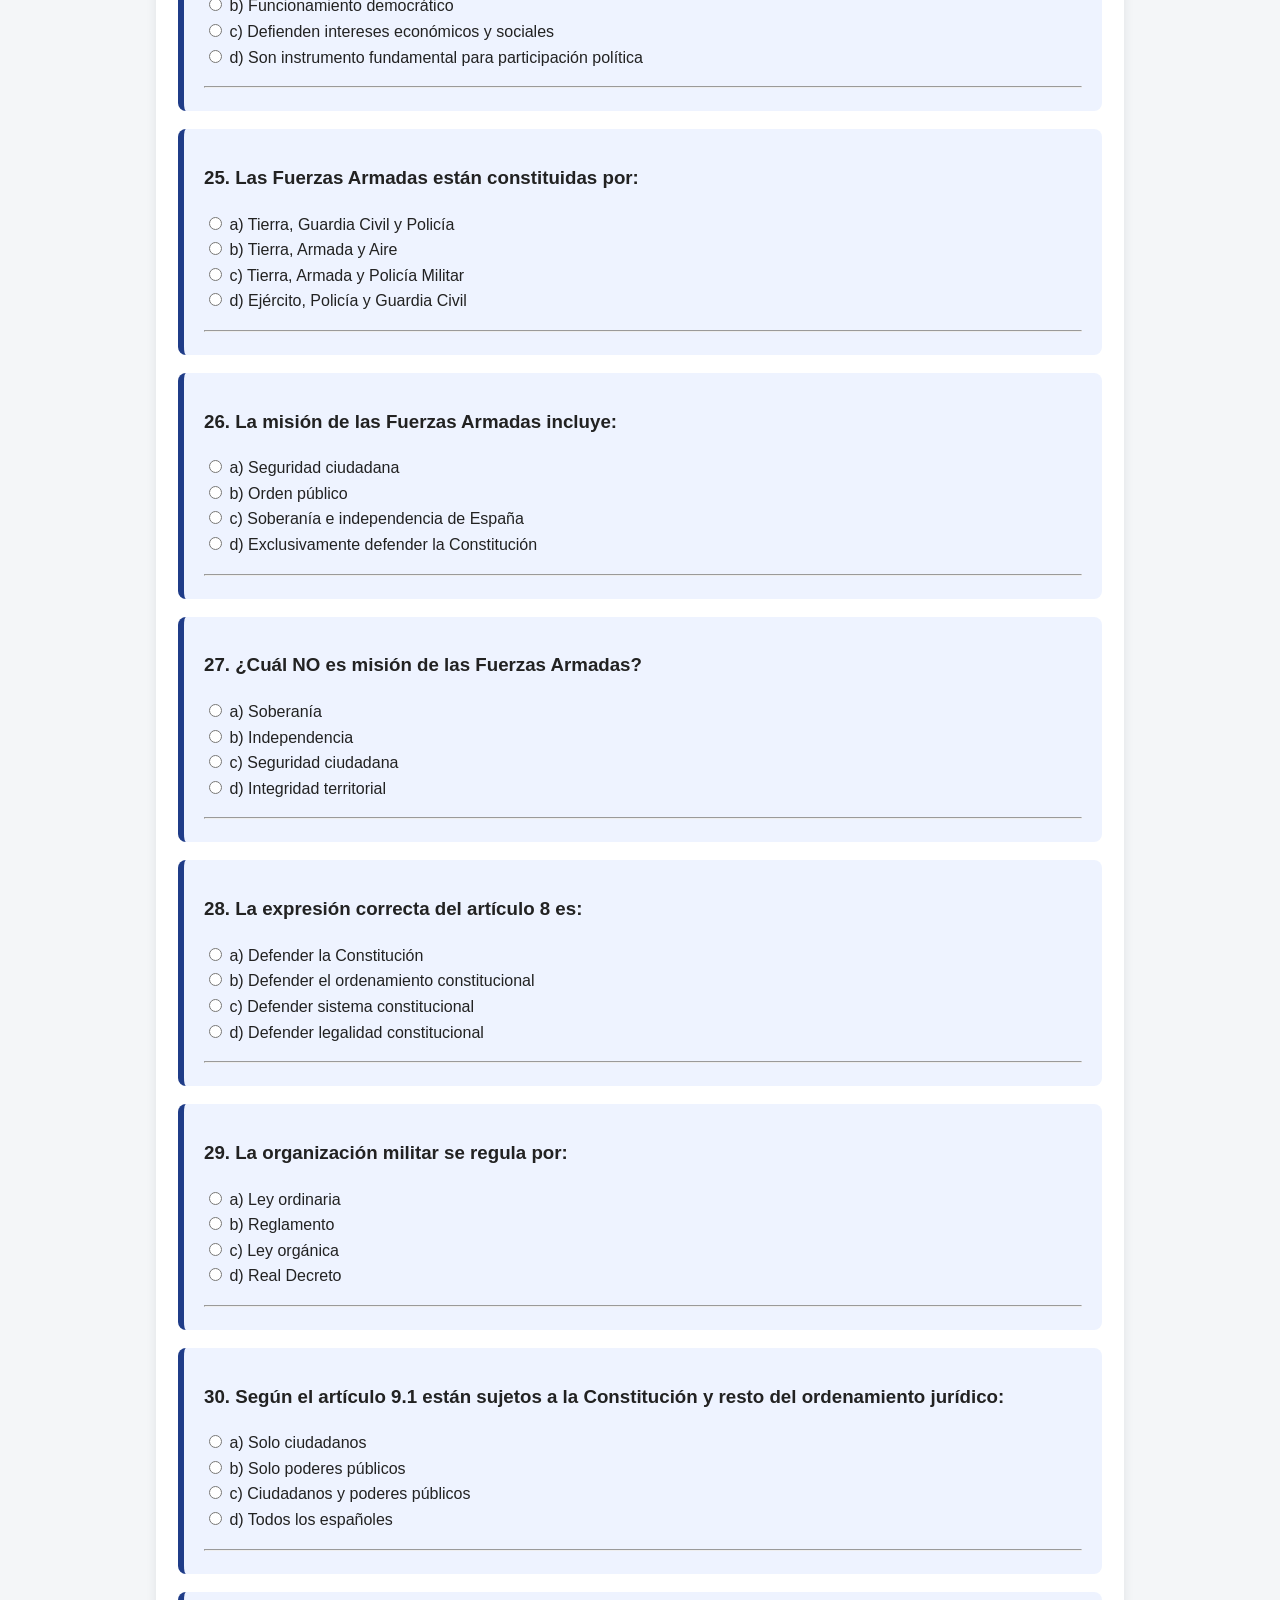
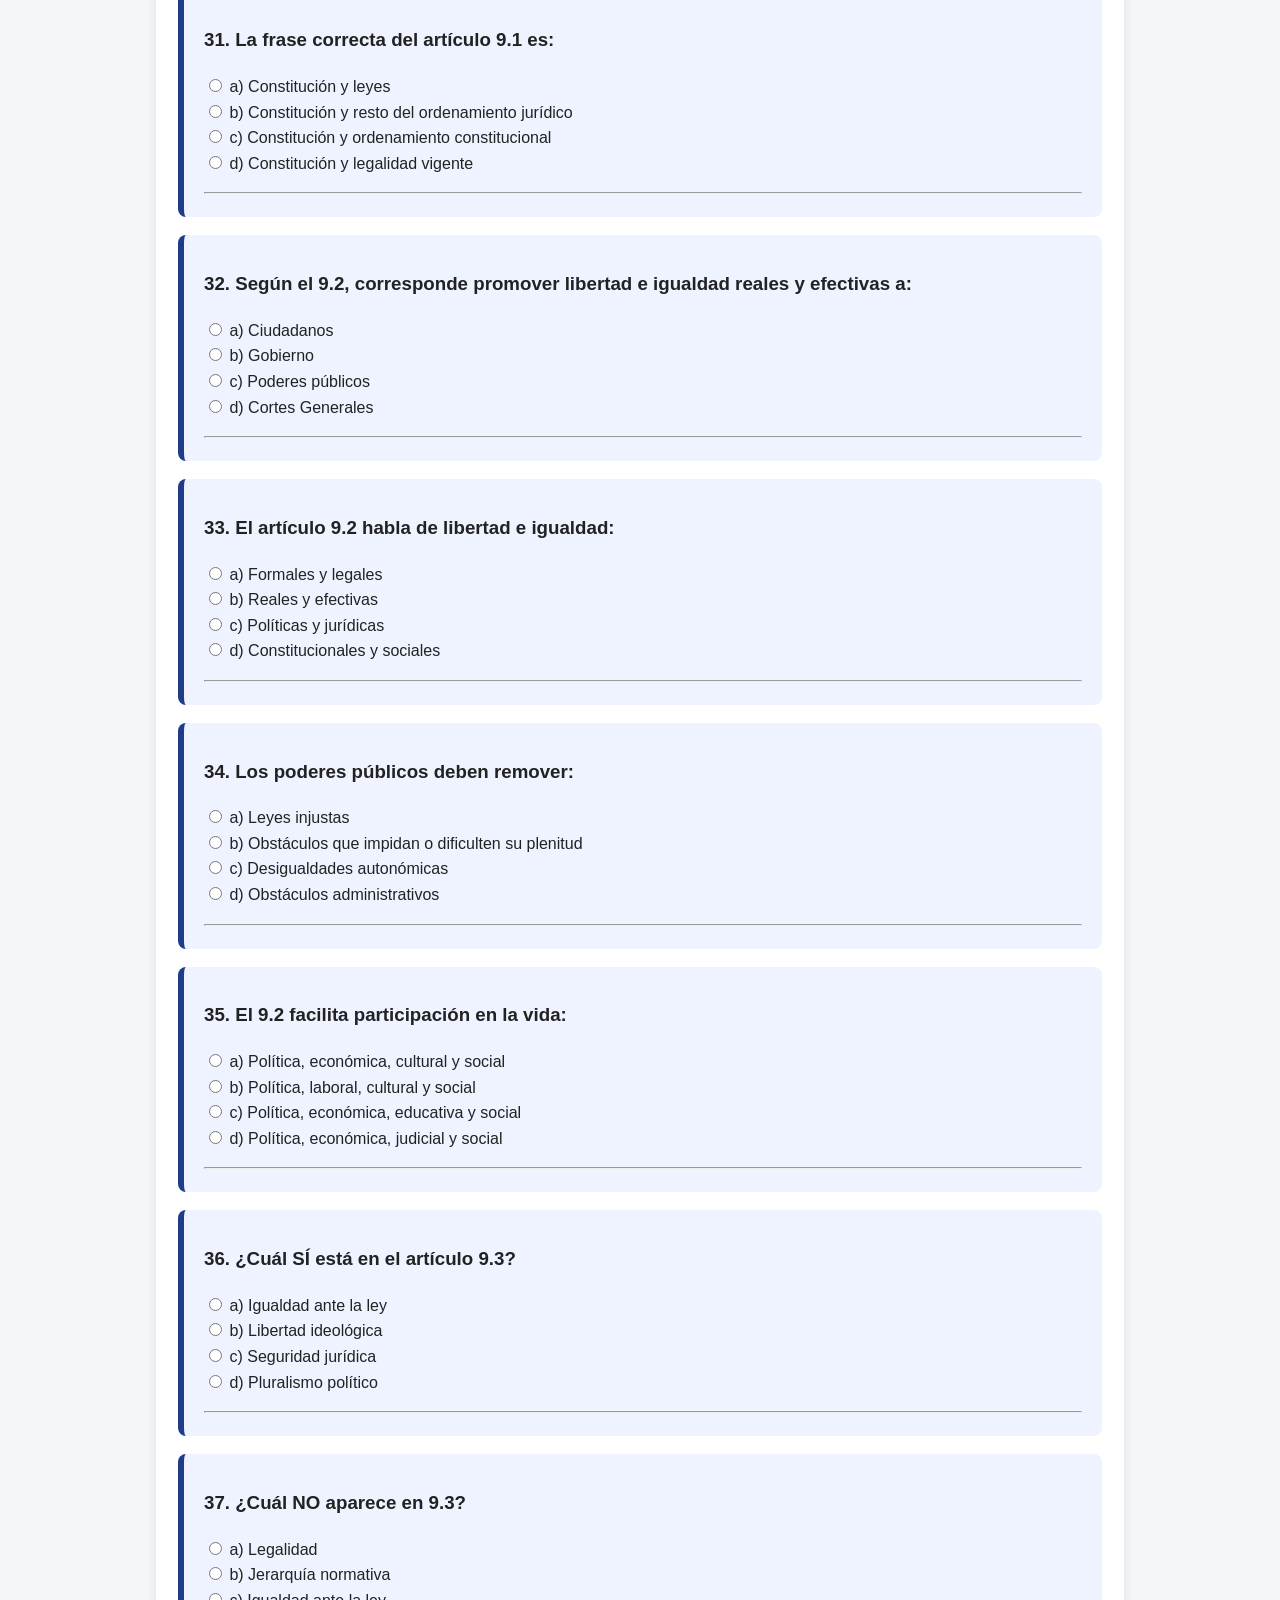
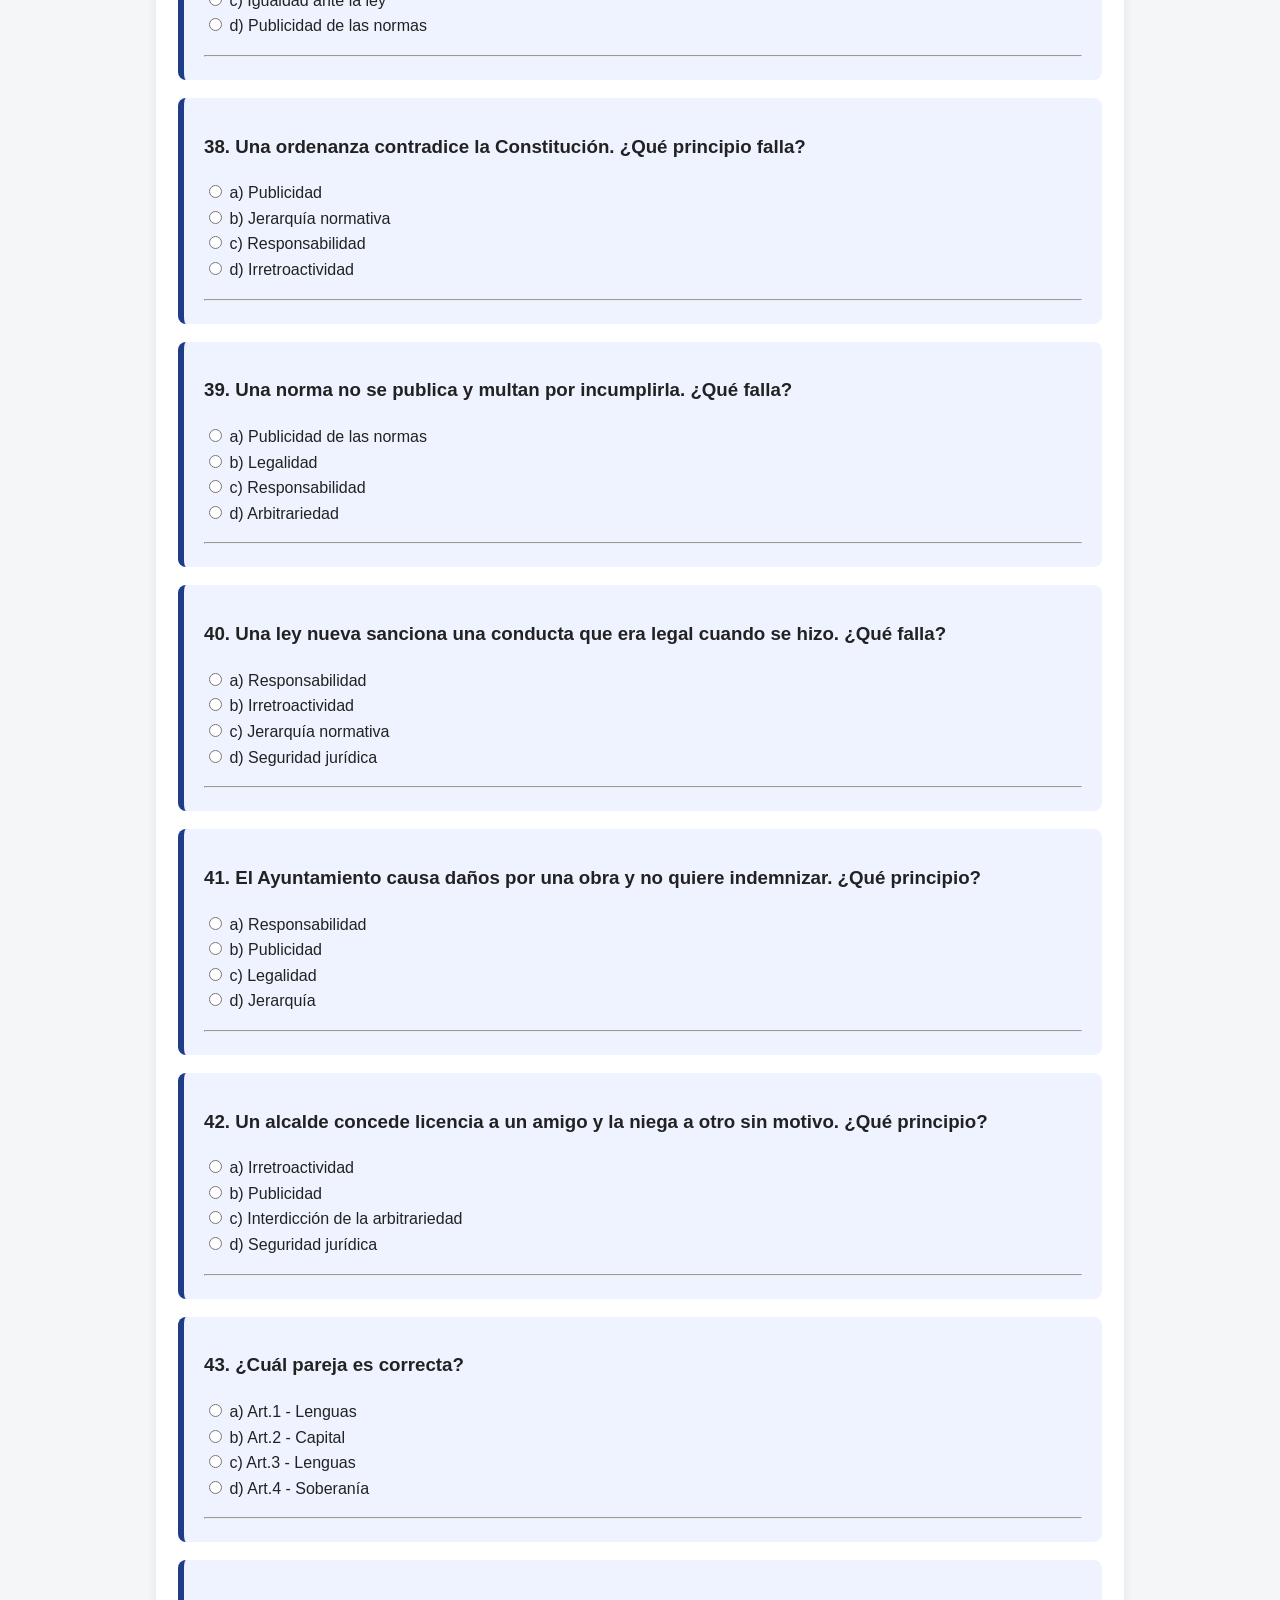
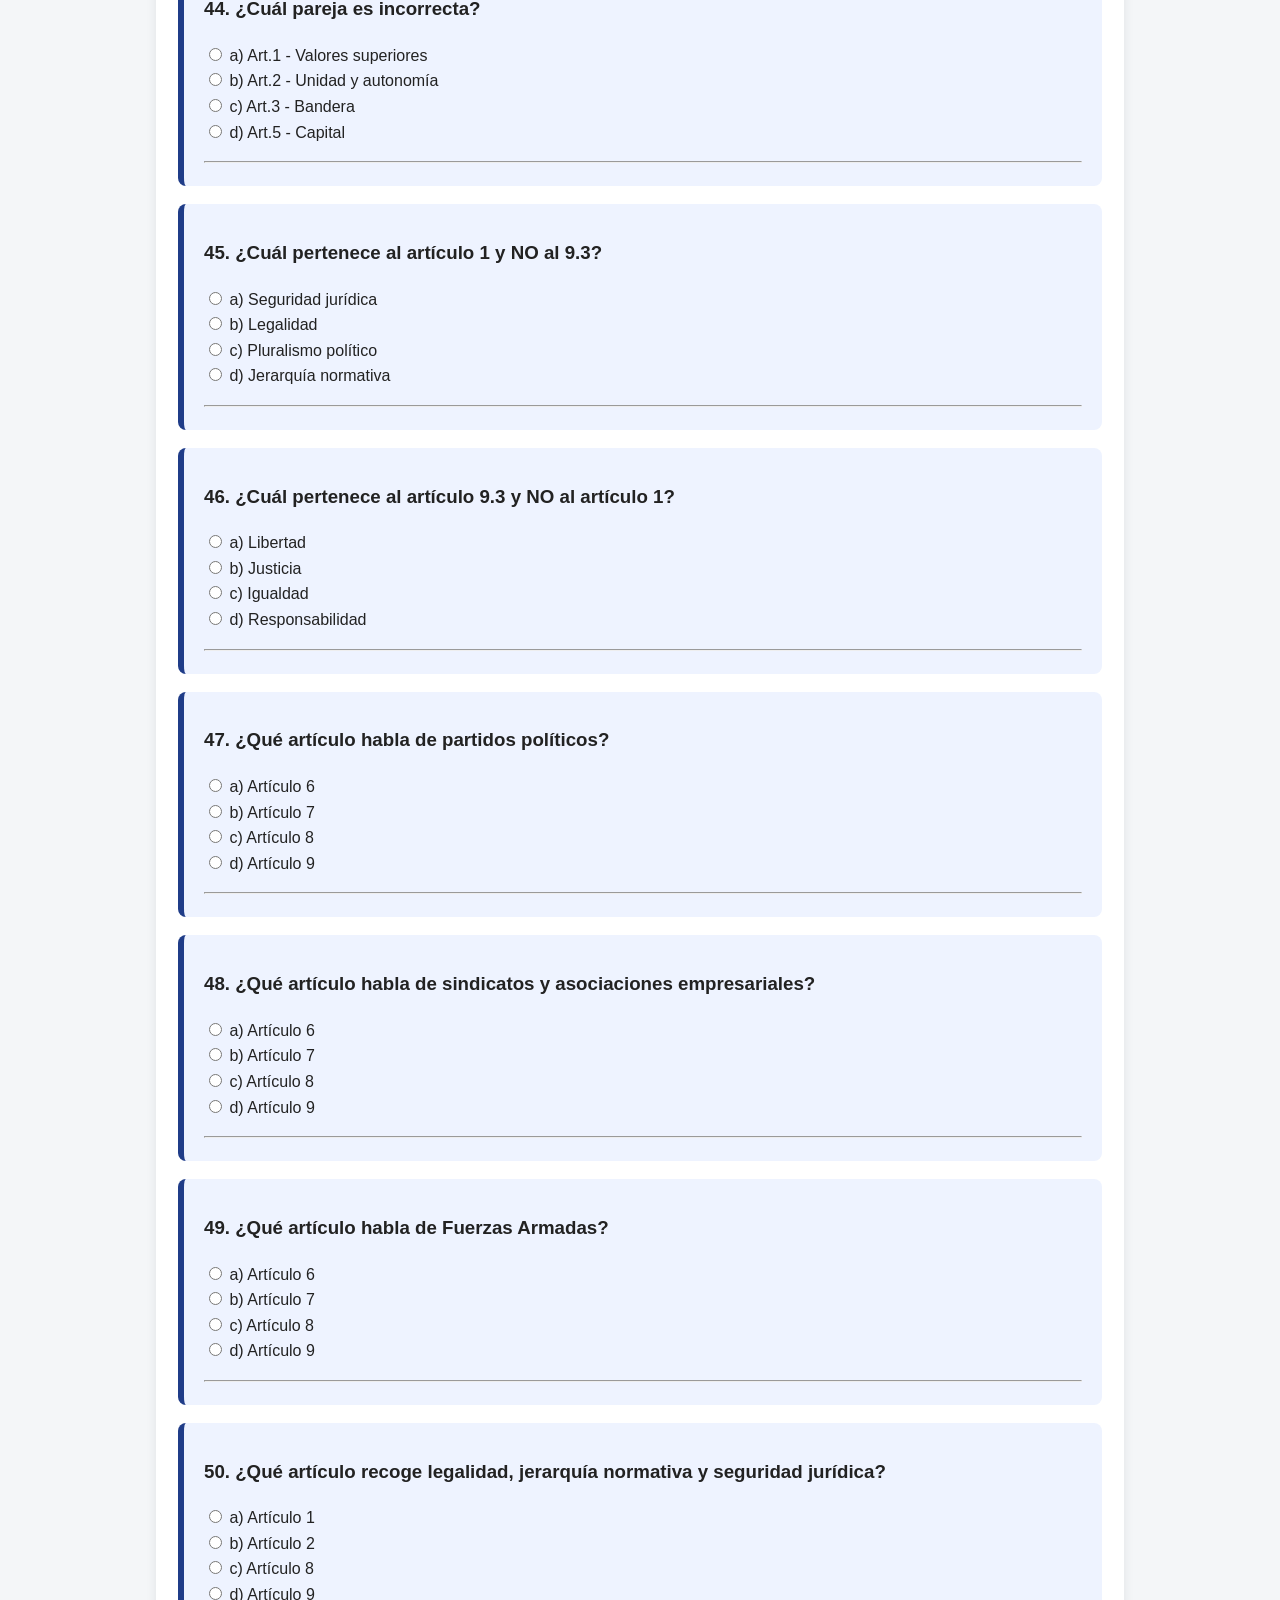
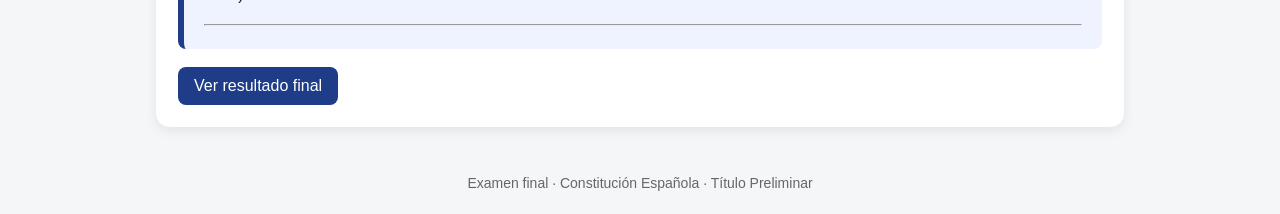
<file: temas/constitucion/examen_titulo_preliminar.html>
<!DOCTYPE html>
<html lang="es">

<head>
    <meta charset="UTF-8">
    <meta name="viewport" content="width=device-width, initial-scale=1.0">
    <title>Examen Título Preliminar</title>
    <link rel="stylesheet" href="../../css/estilos.css">
</head>

<body>
    <header class="cabecera">
        <h1>Constitución Española</h1>
        <p>Examen final · Título Preliminar · Artículos 1 al 9</p>
    </header>
    <main class="contenedor">
        <p class="volver"><a href="../../index.html">← Volver al inicio</a></p>
        <section class="tarjeta">
            <h2>🎓 Examen final</h2>
            <div class="ok">
                <p><strong>50 preguntas tipo oposición.</strong></p>
                <p>Mezcla artículos 1 al 9, trampas de literalidad y casos prácticos.</p>
                <p>Al marcar una respuesta verás si está bien o mal. Si fallas, verás la correcta con explicación.</p>
                <p><strong>Objetivo:</strong> 45/50 o más para considerar el Título Preliminar blindado.</p>
            </div>
        </section>
        <section class="tarjeta">
            <h2>Preguntas</h2>
            <div id="contenedorTest"></div>
            <button class="boton" onclick="calcularResultado()">Ver resultado final</button>
            <div id="resultado"></div>
        </section>
    </main>
    <footer class="pie">Examen final · Constitución Española · Título Preliminar</footer>
    <script>
        const preguntas = [
            {
                "texto": "España se constituye en un Estado:",
                "opciones": [
                    "Social y democrático",
                    "Social y democrático de Derecho",
                    "Democrático y parlamentario",
                    "Social, autonómico y federal"
                ],
                "correcta": 1,
                "explicacion": "Artículo 1.1: Estado social y democrático de Derecho."
            },
            {
                "texto": "¿Cuál NO es valor superior del ordenamiento jurídico?",
                "opciones": [
                    "Libertad",
                    "Justicia",
                    "Seguridad jurídica",
                    "Pluralismo político"
                ],
                "correcta": 2,
                "explicacion": "Seguridad jurídica es del artículo 9.3, no del artículo 1."
            },
            {
                "texto": "La soberanía nacional reside en:",
                "opciones": [
                    "Las Cortes Generales",
                    "El pueblo español",
                    "El Rey",
                    "El Gobierno"
                ],
                "correcta": 1,
                "explicacion": "Artículo 1.2: reside en el pueblo español."
            },
            {
                "texto": "La forma política del Estado español es:",
                "opciones": [
                    "Monarquía constitucional",
                    "Monarquía parlamentaria",
                    "Democracia parlamentaria",
                    "Estado autonómico"
                ],
                "correcta": 1,
                "explicacion": "Artículo 1.3: Monarquía parlamentaria."
            },
            {
                "texto": "La Constitución se fundamenta en:",
                "opciones": [
                    "La unidad territorial",
                    "La indisoluble unidad de la Nación española",
                    "La solidaridad entre municipios",
                    "La soberanía autonómica"
                ],
                "correcta": 1,
                "explicacion": "Artículo 2: indisoluble unidad de la Nación española."
            },
            {
                "texto": "La Nación española es:",
                "opciones": [
                    "Patria común e indivisible de todos los españoles",
                    "Patria única e indivisible",
                    "Patria común e inseparable",
                    "Patria común y solidaria"
                ],
                "correcta": 0,
                "explicacion": "La literalidad es patria común e indivisible."
            },
            {
                "texto": "El artículo 2 reconoce y garantiza el derecho a la autonomía de:",
                "opciones": [
                    "Comunidades Autónomas",
                    "Nacionalidades y regiones",
                    "Municipios y provincias",
                    "Regiones históricas"
                ],
                "correcta": 1,
                "explicacion": "Artículo 2: nacionalidades y regiones."
            },
            {
                "texto": "La solidaridad del artículo 2 es:",
                "opciones": [
                    "Entre Comunidades Autónomas",
                    "Entre todas ellas",
                    "Entre provincias",
                    "Entre ciudadanos"
                ],
                "correcta": 1,
                "explicacion": "Literalmente: solidaridad entre todas ellas."
            },
            {
                "texto": "El castellano es:",
                "opciones": [
                    "Lengua nacional",
                    "Lengua española oficial del Estado",
                    "Lengua común",
                    "Lengua oficial autonómica"
                ],
                "correcta": 1,
                "explicacion": "Artículo 3.1: lengua española oficial del Estado."
            },
            {
                "texto": "Respecto al castellano, todos los españoles tienen:",
                "opciones": [
                    "Deber de usarlo y derecho a conocerlo",
                    "Deber de conocerlo y derecho a usarlo",
                    "Derecho y deber de usarlo",
                    "Derecho de conocerlo"
                ],
                "correcta": 1,
                "explicacion": "Deber de conocerla y derecho a usarla."
            },
            {
                "texto": "Las demás lenguas españolas serán oficiales:",
                "opciones": [
                    "En todo el Estado",
                    "En sus Comunidades Autónomas según Estatutos",
                    "Por decisión del Gobierno",
                    "En provincias bilingües"
                ],
                "correcta": 1,
                "explicacion": "Artículo 3.2: en respectivas CCAA de acuerdo con Estatutos."
            },
            {
                "texto": "La riqueza de las modalidades lingüísticas es:",
                "opciones": [
                    "Patrimonio nacional",
                    "Patrimonio histórico",
                    "Patrimonio cultural",
                    "Patrimonio autonómico"
                ],
                "correcta": 2,
                "explicacion": "Artículo 3.3: patrimonio cultural."
            },
            {
                "texto": "La bandera de España tiene:",
                "opciones": [
                    "Dos franjas horizontales",
                    "Tres franjas horizontales",
                    "Tres franjas verticales",
                    "Tres colores"
                ],
                "correcta": 1,
                "explicacion": "Artículo 4: tres franjas horizontales."
            },
            {
                "texto": "La franja amarilla de la bandera es:",
                "opciones": [
                    "Igual que cada roja",
                    "Doble que cada roja",
                    "Triple que cada roja",
                    "La mitad que las rojas"
                ],
                "correcta": 1,
                "explicacion": "La amarilla tiene doble anchura que cada roja."
            },
            {
                "texto": "Las banderas autonómicas se usan:",
                "opciones": [
                    "Sustituyendo a la española",
                    "Junto a la bandera de España",
                    "Solo en fiestas",
                    "Solo en actos autonómicos"
                ],
                "correcta": 1,
                "explicacion": "Artículo 4.2: junto a la bandera de España."
            },
            {
                "texto": "La capital del Estado es:",
                "opciones": [
                    "La ciudad de Madrid",
                    "Madrid capital",
                    "La villa de Madrid",
                    "La Comunidad de Madrid"
                ],
                "correcta": 2,
                "explicacion": "Artículo 5: la villa de Madrid."
            },
            {
                "texto": "Los partidos políticos expresan:",
                "opciones": [
                    "La soberanía nacional",
                    "El pluralismo político",
                    "La voluntad popular",
                    "La representación parlamentaria"
                ],
                "correcta": 1,
                "explicacion": "Artículo 6: expresan el pluralismo político."
            },
            {
                "texto": "Los partidos políticos concurren a:",
                "opciones": [
                    "La formación de la soberanía",
                    "La formación y manifestación de la voluntad popular",
                    "La elección del Gobierno",
                    "La defensa económica"
                ],
                "correcta": 1,
                "explicacion": "Artículo 6: formación y manifestación de la voluntad popular."
            },
            {
                "texto": "Los partidos políticos son:",
                "opciones": [
                    "El único instrumento de participación",
                    "Instrumento fundamental para la participación política",
                    "Instrumento principal de representación",
                    "Órgano del Estado"
                ],
                "correcta": 1,
                "explicacion": "No dice único: dice instrumento fundamental."
            },
            {
                "texto": "La creación y actividad de los partidos son libres:",
                "opciones": [
                    "Sin límite",
                    "Dentro del respeto a Constitución y ley",
                    "Solo dentro de la Constitución",
                    "Dentro de Estatutos"
                ],
                "correcta": 1,
                "explicacion": "Artículo 6: Constitución y ley."
            },
            {
                "texto": "La estructura interna y funcionamiento de los partidos deben ser:",
                "opciones": [
                    "Representativos",
                    "Constitucionales",
                    "Democráticos",
                    "Parlamentarios"
                ],
                "correcta": 2,
                "explicacion": "Artículo 6: democráticos."
            },
            {
                "texto": "Sindicatos y asociaciones empresariales defienden:",
                "opciones": [
                    "Intereses políticos",
                    "Intereses económicos y sociales propios",
                    "Intereses laborales exclusivamente",
                    "Intereses constitucionales"
                ],
                "correcta": 1,
                "explicacion": "Artículo 7: intereses económicos y sociales que les son propios."
            },
            {
                "texto": "¿Qué pertenece al artículo 7?",
                "opciones": [
                    "Pluralismo político",
                    "Voluntad popular",
                    "Defensa y promoción de intereses económicos y sociales",
                    "Participación política"
                ],
                "correcta": 2,
                "explicacion": "Artículo 7 = sindicatos y asociaciones empresariales."
            },
            {
                "texto": "¿Qué afirmación es incorrecta sobre sindicatos?",
                "opciones": [
                    "Son libres dentro de Constitución y ley",
                    "Funcionamiento democrático",
                    "Defienden intereses económicos y sociales",
                    "Son instrumento fundamental para participación política"
                ],
                "correcta": 3,
                "explicacion": "Eso último corresponde al artículo 6."
            },
            {
                "texto": "Las Fuerzas Armadas están constituidas por:",
                "opciones": [
                    "Tierra, Guardia Civil y Policía",
                    "Tierra, Armada y Aire",
                    "Tierra, Armada y Policía Militar",
                    "Ejército, Policía y Guardia Civil"
                ],
                "correcta": 1,
                "explicacion": "Artículo 8: Ejército de Tierra, Armada y Ejército del Aire."
            },
            {
                "texto": "La misión de las Fuerzas Armadas incluye:",
                "opciones": [
                    "Seguridad ciudadana",
                    "Orden público",
                    "Soberanía e independencia de España",
                    "Exclusivamente defender la Constitución"
                ],
                "correcta": 2,
                "explicacion": "Artículo 8: soberanía e independencia de España."
            },
            {
                "texto": "¿Cuál NO es misión de las Fuerzas Armadas?",
                "opciones": [
                    "Soberanía",
                    "Independencia",
                    "Seguridad ciudadana",
                    "Integridad territorial"
                ],
                "correcta": 2,
                "explicacion": "La seguridad ciudadana no aparece en el artículo 8."
            },
            {
                "texto": "La expresión correcta del artículo 8 es:",
                "opciones": [
                    "Defender la Constitución",
                    "Defender el ordenamiento constitucional",
                    "Defender sistema constitucional",
                    "Defender legalidad constitucional"
                ],
                "correcta": 1,
                "explicacion": "Literal: ordenamiento constitucional."
            },
            {
                "texto": "La organización militar se regula por:",
                "opciones": [
                    "Ley ordinaria",
                    "Reglamento",
                    "Ley orgánica",
                    "Real Decreto"
                ],
                "correcta": 2,
                "explicacion": "Artículo 8.2: ley orgánica."
            },
            {
                "texto": "Según el artículo 9.1 están sujetos a la Constitución y resto del ordenamiento jurídico:",
                "opciones": [
                    "Solo ciudadanos",
                    "Solo poderes públicos",
                    "Ciudadanos y poderes públicos",
                    "Todos los españoles"
                ],
                "correcta": 2,
                "explicacion": "Artículo 9.1: ciudadanos y poderes públicos."
            },
            {
                "texto": "La frase correcta del artículo 9.1 es:",
                "opciones": [
                    "Constitución y leyes",
                    "Constitución y resto del ordenamiento jurídico",
                    "Constitución y ordenamiento constitucional",
                    "Constitución y legalidad vigente"
                ],
                "correcta": 1,
                "explicacion": "Literalidad: resto del ordenamiento jurídico."
            },
            {
                "texto": "Según el 9.2, corresponde promover libertad e igualdad reales y efectivas a:",
                "opciones": [
                    "Ciudadanos",
                    "Gobierno",
                    "Poderes públicos",
                    "Cortes Generales"
                ],
                "correcta": 2,
                "explicacion": "Artículo 9.2: poderes públicos."
            },
            {
                "texto": "El artículo 9.2 habla de libertad e igualdad:",
                "opciones": [
                    "Formales y legales",
                    "Reales y efectivas",
                    "Políticas y jurídicas",
                    "Constitucionales y sociales"
                ],
                "correcta": 1,
                "explicacion": "Literal: reales y efectivas."
            },
            {
                "texto": "Los poderes públicos deben remover:",
                "opciones": [
                    "Leyes injustas",
                    "Obstáculos que impidan o dificulten su plenitud",
                    "Desigualdades autonómicas",
                    "Obstáculos administrativos"
                ],
                "correcta": 1,
                "explicacion": "Remover obstáculos que impidan o dificulten la plenitud."
            },
            {
                "texto": "El 9.2 facilita participación en la vida:",
                "opciones": [
                    "Política, económica, cultural y social",
                    "Política, laboral, cultural y social",
                    "Política, económica, educativa y social",
                    "Política, económica, judicial y social"
                ],
                "correcta": 0,
                "explicacion": "Secuencia literal: política, económica, cultural y social."
            },
            {
                "texto": "¿Cuál SÍ está en el artículo 9.3?",
                "opciones": [
                    "Igualdad ante la ley",
                    "Libertad ideológica",
                    "Seguridad jurídica",
                    "Pluralismo político"
                ],
                "correcta": 2,
                "explicacion": "Seguridad jurídica pertenece al artículo 9.3."
            },
            {
                "texto": "¿Cuál NO aparece en 9.3?",
                "opciones": [
                    "Legalidad",
                    "Jerarquía normativa",
                    "Igualdad ante la ley",
                    "Publicidad de las normas"
                ],
                "correcta": 2,
                "explicacion": "Igualdad ante la ley no es principio del 9.3."
            },
            {
                "texto": "Una ordenanza contradice la Constitución. ¿Qué principio falla?",
                "opciones": [
                    "Publicidad",
                    "Jerarquía normativa",
                    "Responsabilidad",
                    "Irretroactividad"
                ],
                "correcta": 1,
                "explicacion": "Norma inferior no puede contradecir norma superior."
            },
            {
                "texto": "Una norma no se publica y multan por incumplirla. ¿Qué falla?",
                "opciones": [
                    "Publicidad de las normas",
                    "Legalidad",
                    "Responsabilidad",
                    "Arbitrariedad"
                ],
                "correcta": 0,
                "explicacion": "Las normas deben publicarse para poder conocerse."
            },
            {
                "texto": "Una ley nueva sanciona una conducta que era legal cuando se hizo. ¿Qué falla?",
                "opciones": [
                    "Responsabilidad",
                    "Irretroactividad",
                    "Jerarquía normativa",
                    "Seguridad jurídica"
                ],
                "correcta": 1,
                "explicacion": "No se puede sancionar retroactivamente lo que era legal."
            },
            {
                "texto": "El Ayuntamiento causa daños por una obra y no quiere indemnizar. ¿Qué principio?",
                "opciones": [
                    "Responsabilidad",
                    "Publicidad",
                    "Legalidad",
                    "Jerarquía"
                ],
                "correcta": 0,
                "explicacion": "Los poderes públicos responden por los daños que causen cuando proceda."
            },
            {
                "texto": "Un alcalde concede licencia a un amigo y la niega a otro sin motivo. ¿Qué principio?",
                "opciones": [
                    "Irretroactividad",
                    "Publicidad",
                    "Interdicción de la arbitrariedad",
                    "Seguridad jurídica"
                ],
                "correcta": 2,
                "explicacion": "Actuar por capricho vulnera la interdicción de la arbitrariedad."
            },
            {
                "texto": "¿Cuál pareja es correcta?",
                "opciones": [
                    "Art.1 - Lenguas",
                    "Art.2 - Capital",
                    "Art.3 - Lenguas",
                    "Art.4 - Soberanía"
                ],
                "correcta": 2,
                "explicacion": "Artículo 3 regula las lenguas."
            },
            {
                "texto": "¿Cuál pareja es incorrecta?",
                "opciones": [
                    "Art.1 - Valores superiores",
                    "Art.2 - Unidad y autonomía",
                    "Art.3 - Bandera",
                    "Art.5 - Capital"
                ],
                "correcta": 2,
                "explicacion": "La bandera es artículo 4."
            },
            {
                "texto": "¿Cuál pertenece al artículo 1 y NO al 9.3?",
                "opciones": [
                    "Seguridad jurídica",
                    "Legalidad",
                    "Pluralismo político",
                    "Jerarquía normativa"
                ],
                "correcta": 2,
                "explicacion": "Pluralismo político es valor superior del artículo 1."
            },
            {
                "texto": "¿Cuál pertenece al artículo 9.3 y NO al artículo 1?",
                "opciones": [
                    "Libertad",
                    "Justicia",
                    "Igualdad",
                    "Responsabilidad"
                ],
                "correcta": 3,
                "explicacion": "Responsabilidad es principio del artículo 9.3."
            },
            {
                "texto": "¿Qué artículo habla de partidos políticos?",
                "opciones": [
                    "Artículo 6",
                    "Artículo 7",
                    "Artículo 8",
                    "Artículo 9"
                ],
                "correcta": 0,
                "explicacion": "Partidos políticos = artículo 6."
            },
            {
                "texto": "¿Qué artículo habla de sindicatos y asociaciones empresariales?",
                "opciones": [
                    "Artículo 6",
                    "Artículo 7",
                    "Artículo 8",
                    "Artículo 9"
                ],
                "correcta": 1,
                "explicacion": "Sindicatos y asociaciones empresariales = artículo 7."
            },
            {
                "texto": "¿Qué artículo habla de Fuerzas Armadas?",
                "opciones": [
                    "Artículo 6",
                    "Artículo 7",
                    "Artículo 8",
                    "Artículo 9"
                ],
                "correcta": 2,
                "explicacion": "Fuerzas Armadas = artículo 8."
            },
            {
                "texto": "¿Qué artículo recoge legalidad, jerarquía normativa y seguridad jurídica?",
                "opciones": [
                    "Artículo 1",
                    "Artículo 2",
                    "Artículo 8",
                    "Artículo 9"
                ],
                "correcta": 3,
                "explicacion": "Es el artículo 9.3."
            }
        ];

        function cargarTest() {
            const contenedor = document.getElementById("contenedorTest");
            preguntas.forEach((pregunta, indice) => {
                const bloque = document.createElement("div");
                bloque.className = "bloque";
                bloque.id = `bloque${indice}`;
                let html = `<h3>${indice + 1}. ${pregunta.texto}</h3>`;
                pregunta.opciones.forEach((opcion, i) => {
                    html += `<label><input type="radio" name="p${indice}" value="${i}" onchange="corregirPregunta(${indice}, ${i})"> ${String.fromCharCode(97 + i)}) ${opcion}</label><br>`;
                });
                html += `<p id="feedback${indice}"></p><hr>`;
                bloque.innerHTML = html;
                contenedor.appendChild(bloque);
            });
        }

        function corregirPregunta(indice, respuestaUsuario) {
            const pregunta = preguntas[indice];
            const feedback = document.getElementById(`feedback${indice}`);
            const bloque = document.getElementById(`bloque${indice}`);
            if (respuestaUsuario === pregunta.correcta) {
                feedback.innerHTML = `✅ <strong>Correcta.</strong> ${pregunta.explicacion}`;
                feedback.className = "correcta";
                bloque.style.border = "2px solid #2e7d32";
            } else {
                feedback.innerHTML = `❌ <strong>Incorrecta.</strong> La correcta es <strong>${String.fromCharCode(97 + pregunta.correcta)}) ${pregunta.opciones[pregunta.correcta]}</strong>. ${pregunta.explicacion}`;
                feedback.className = "incorrecta";
                bloque.style.border = "2px solid #c62828";
            }
        }

        function calcularResultado() {
            let nota = 0;
            preguntas.forEach((pregunta, indice) => {
                const seleccionada = document.querySelector(`input[name="p${indice}"]:checked`);
                if (seleccionada && Number(seleccionada.value) === pregunta.correcta) nota++;
            });
            let mensaje = "";
            if (nota >= 45) mensaje = "Excelente. Título Preliminar blindado. Ya podemos pasar al artículo 10.";
            else if (nota >= 40) mensaje = "Muy bien, pero antes de avanzar conviene repasar los fallos.";
            else if (nota >= 35) mensaje = "Aprobado, pero el bloque todavía no está blindado.";
            else mensaje = "Necesita repaso. Vuelve a los artículos y repite el examen.";
            document.getElementById("resultado").innerHTML =
                `<div class="ok"><h3>Resultado: ${nota} / 50</h3><p>${mensaje}</p></div>`;
        }
        cargarTest();
    </script>
</body>

</html>
</file>
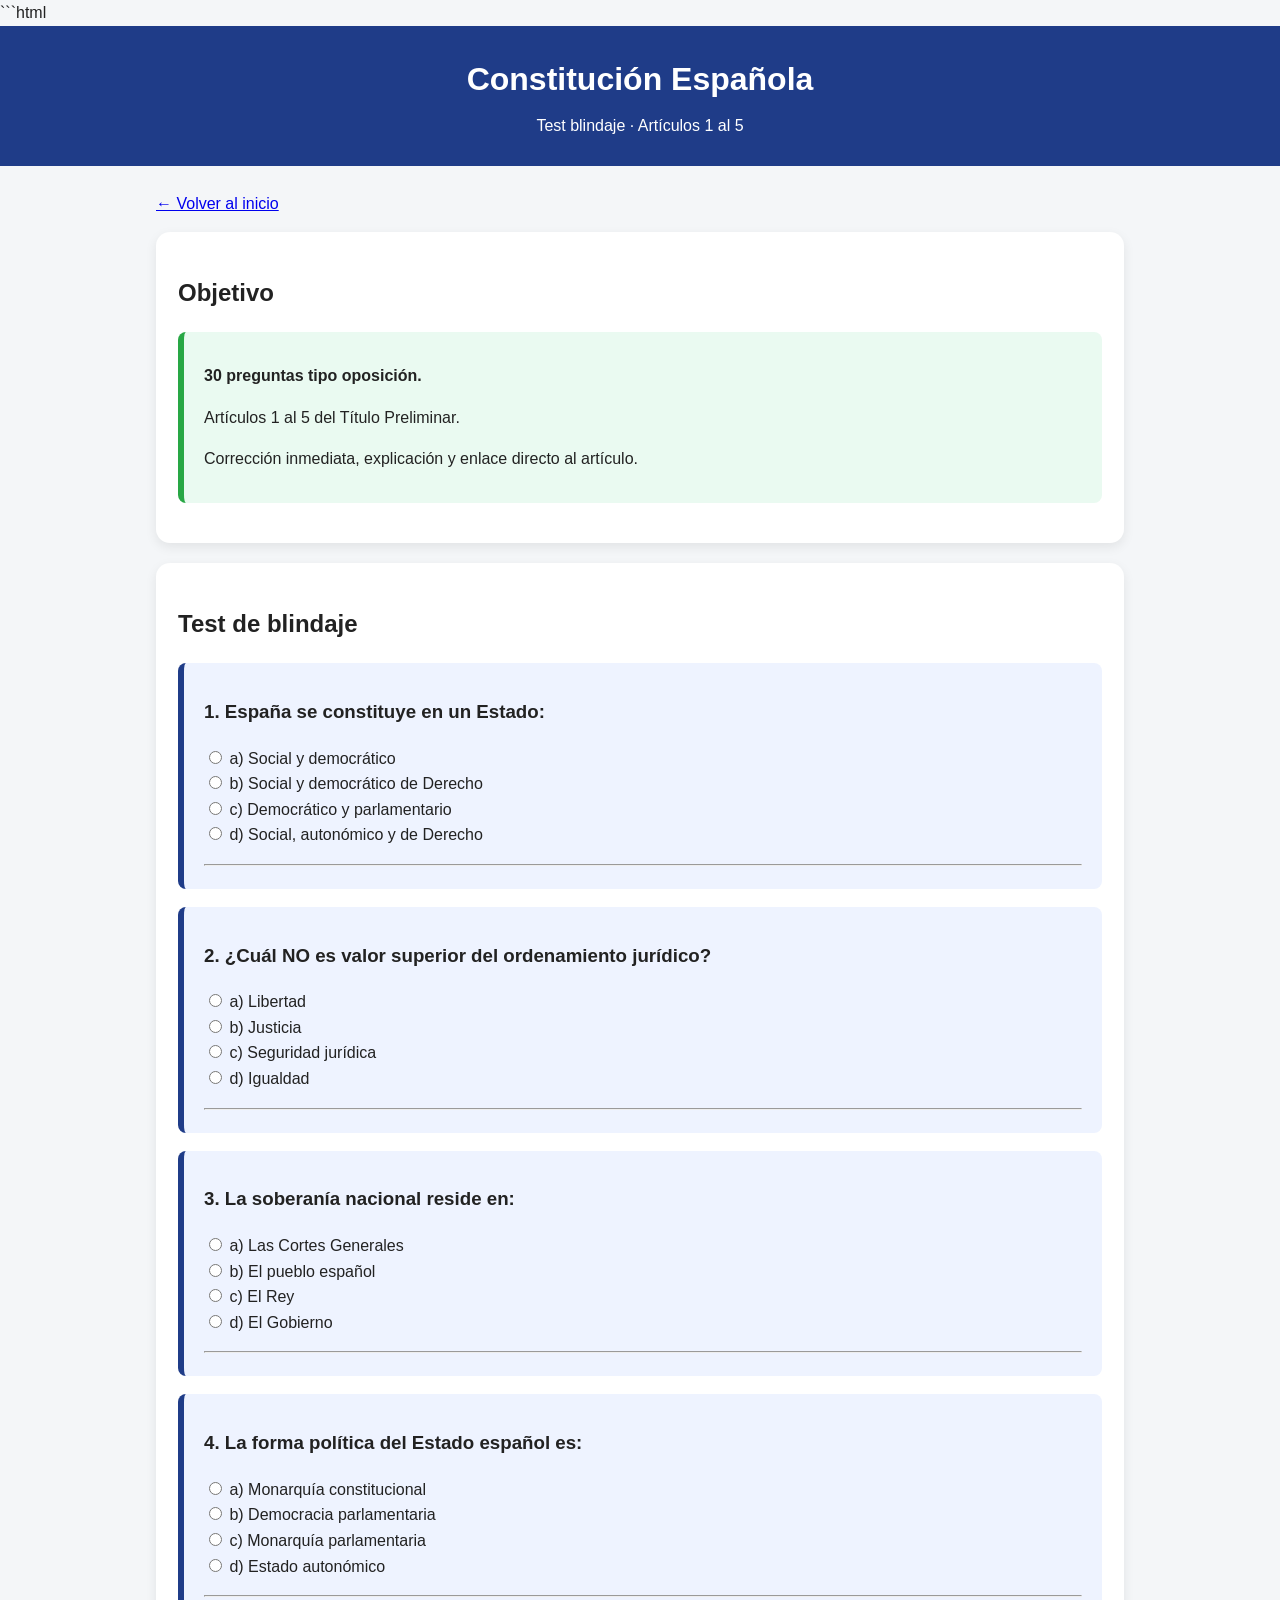
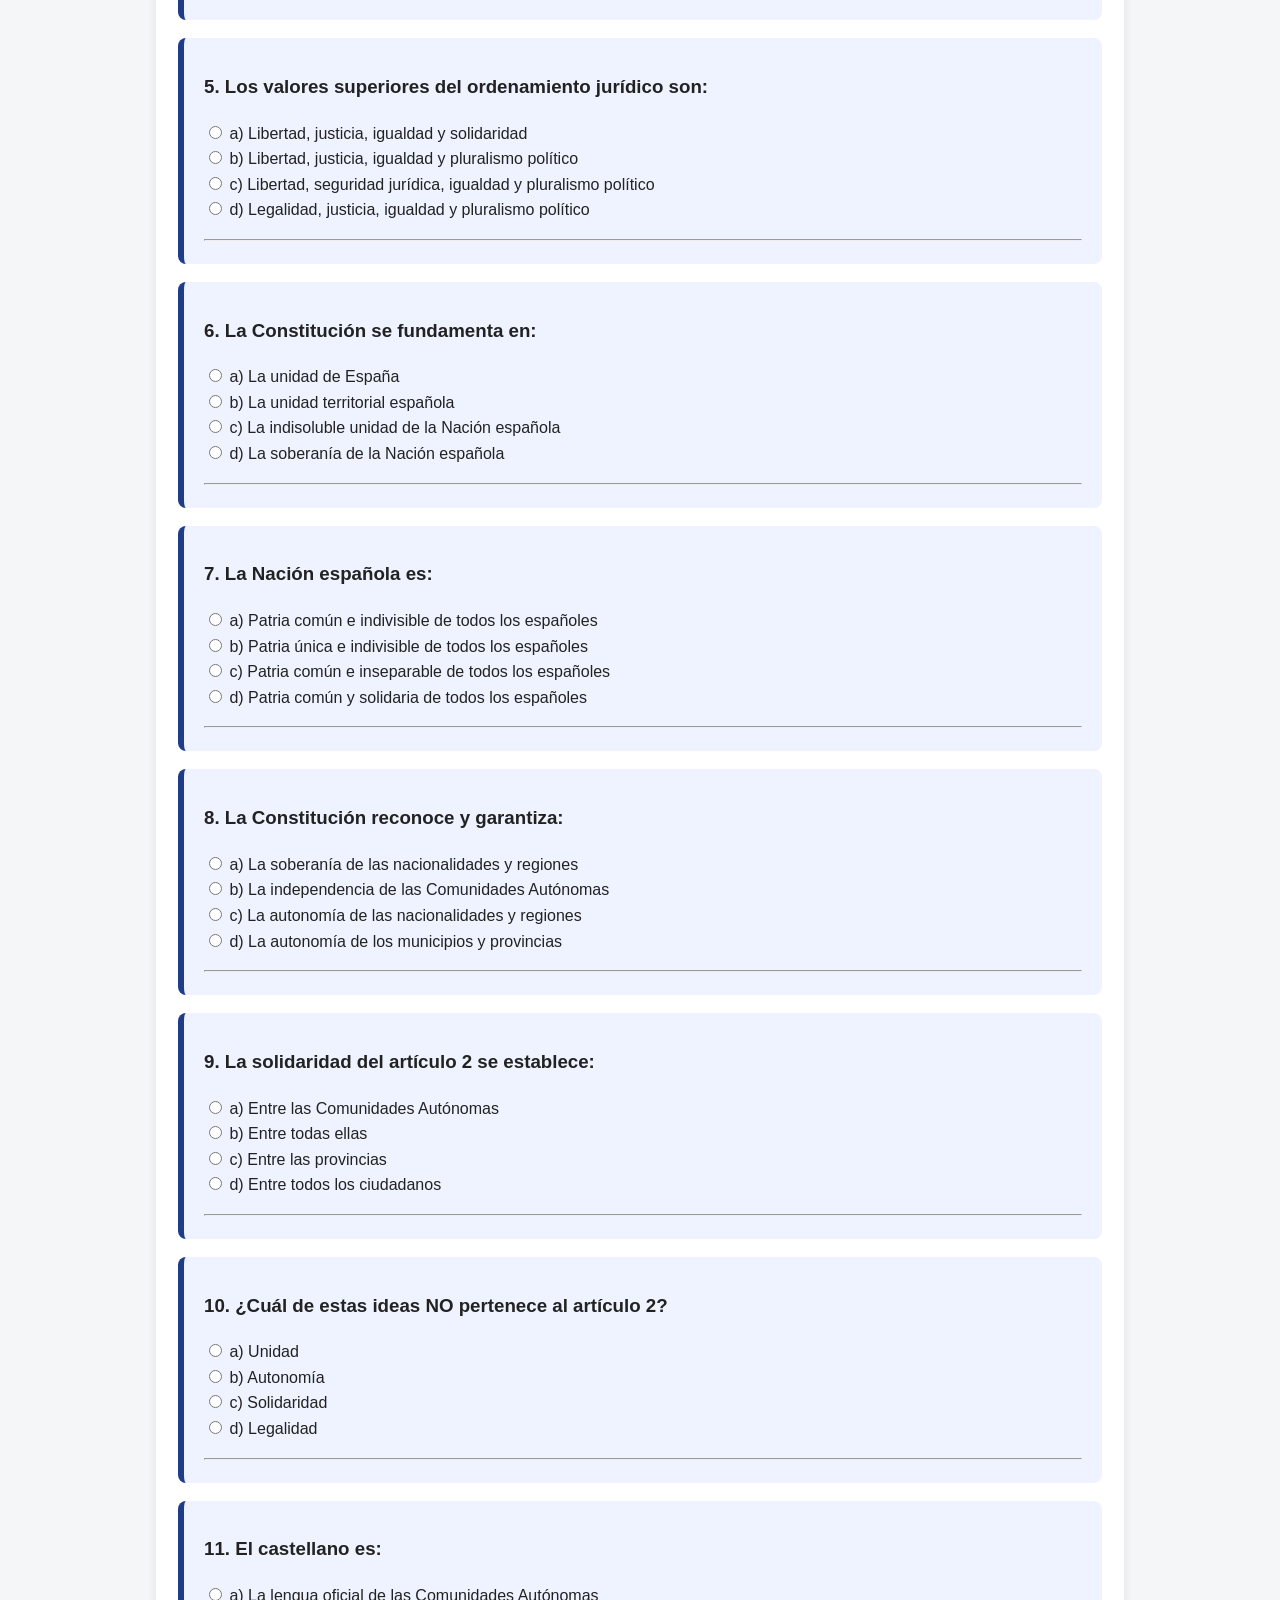
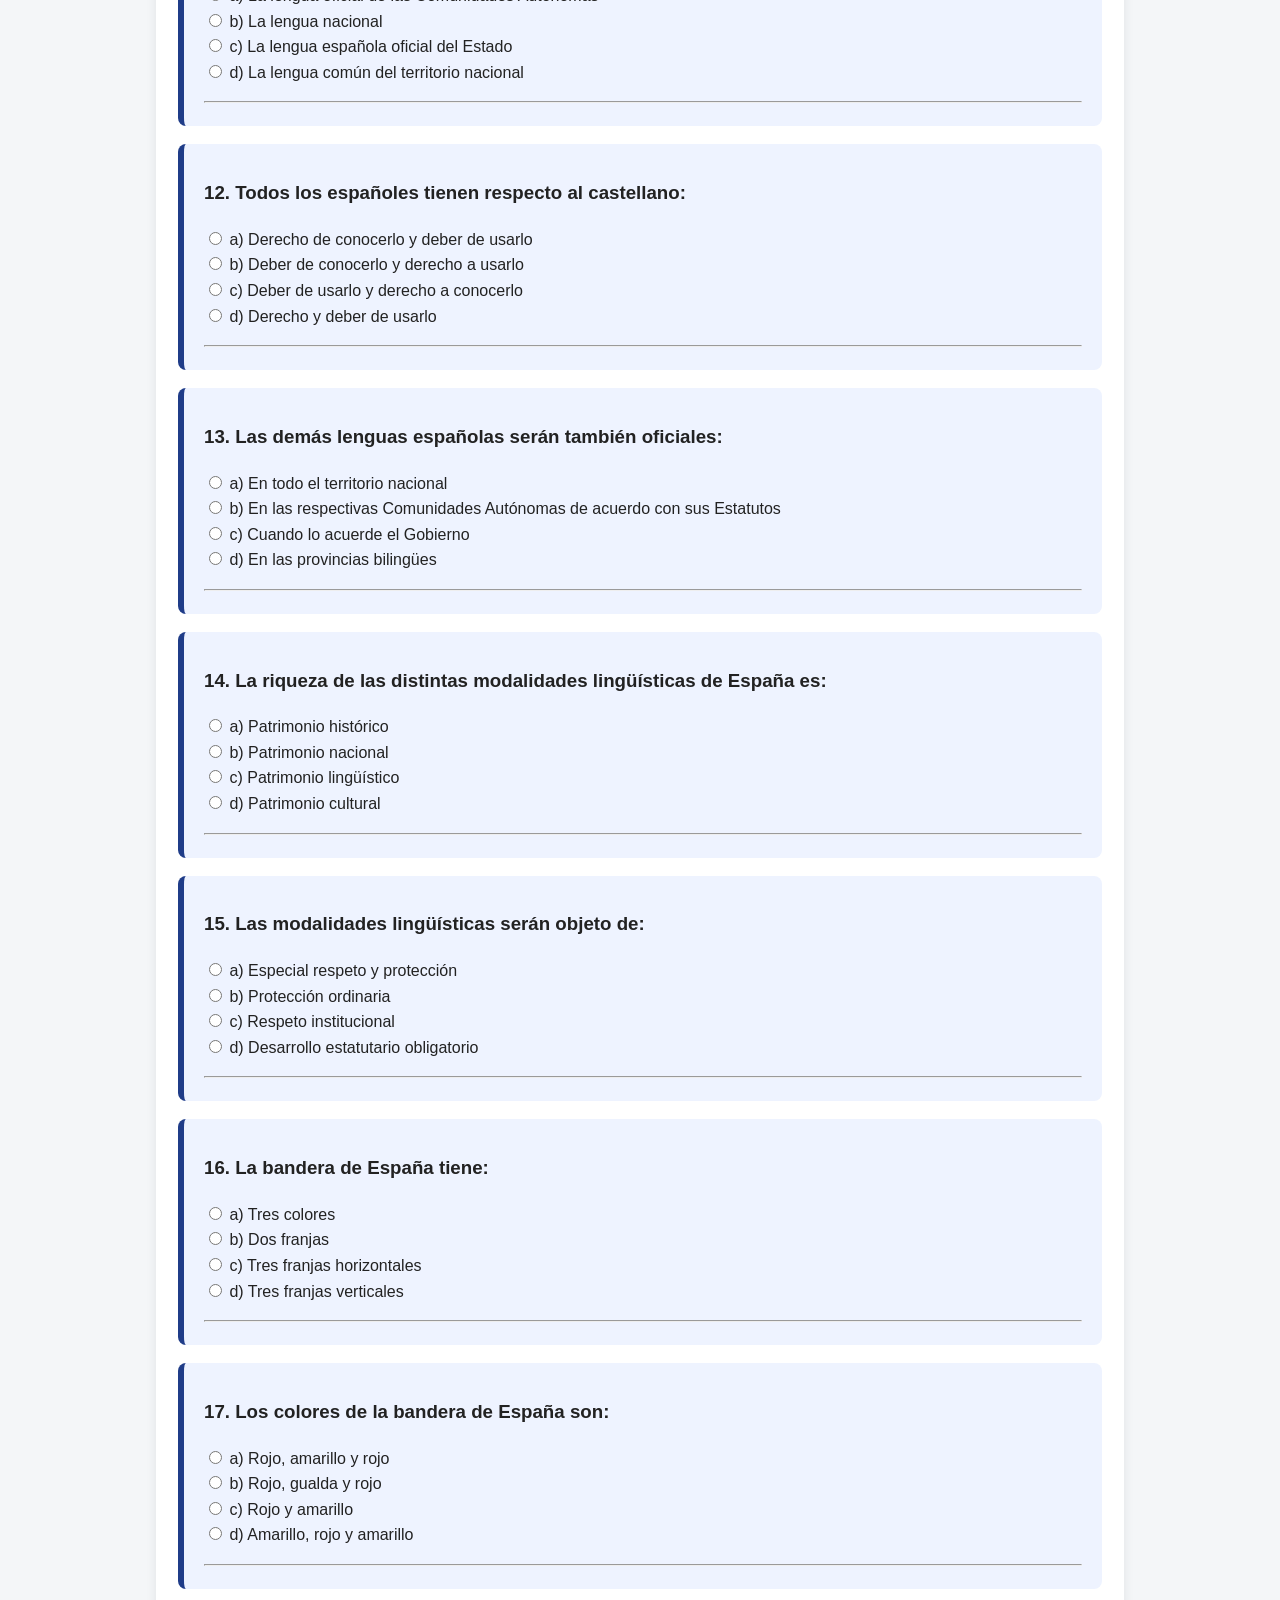
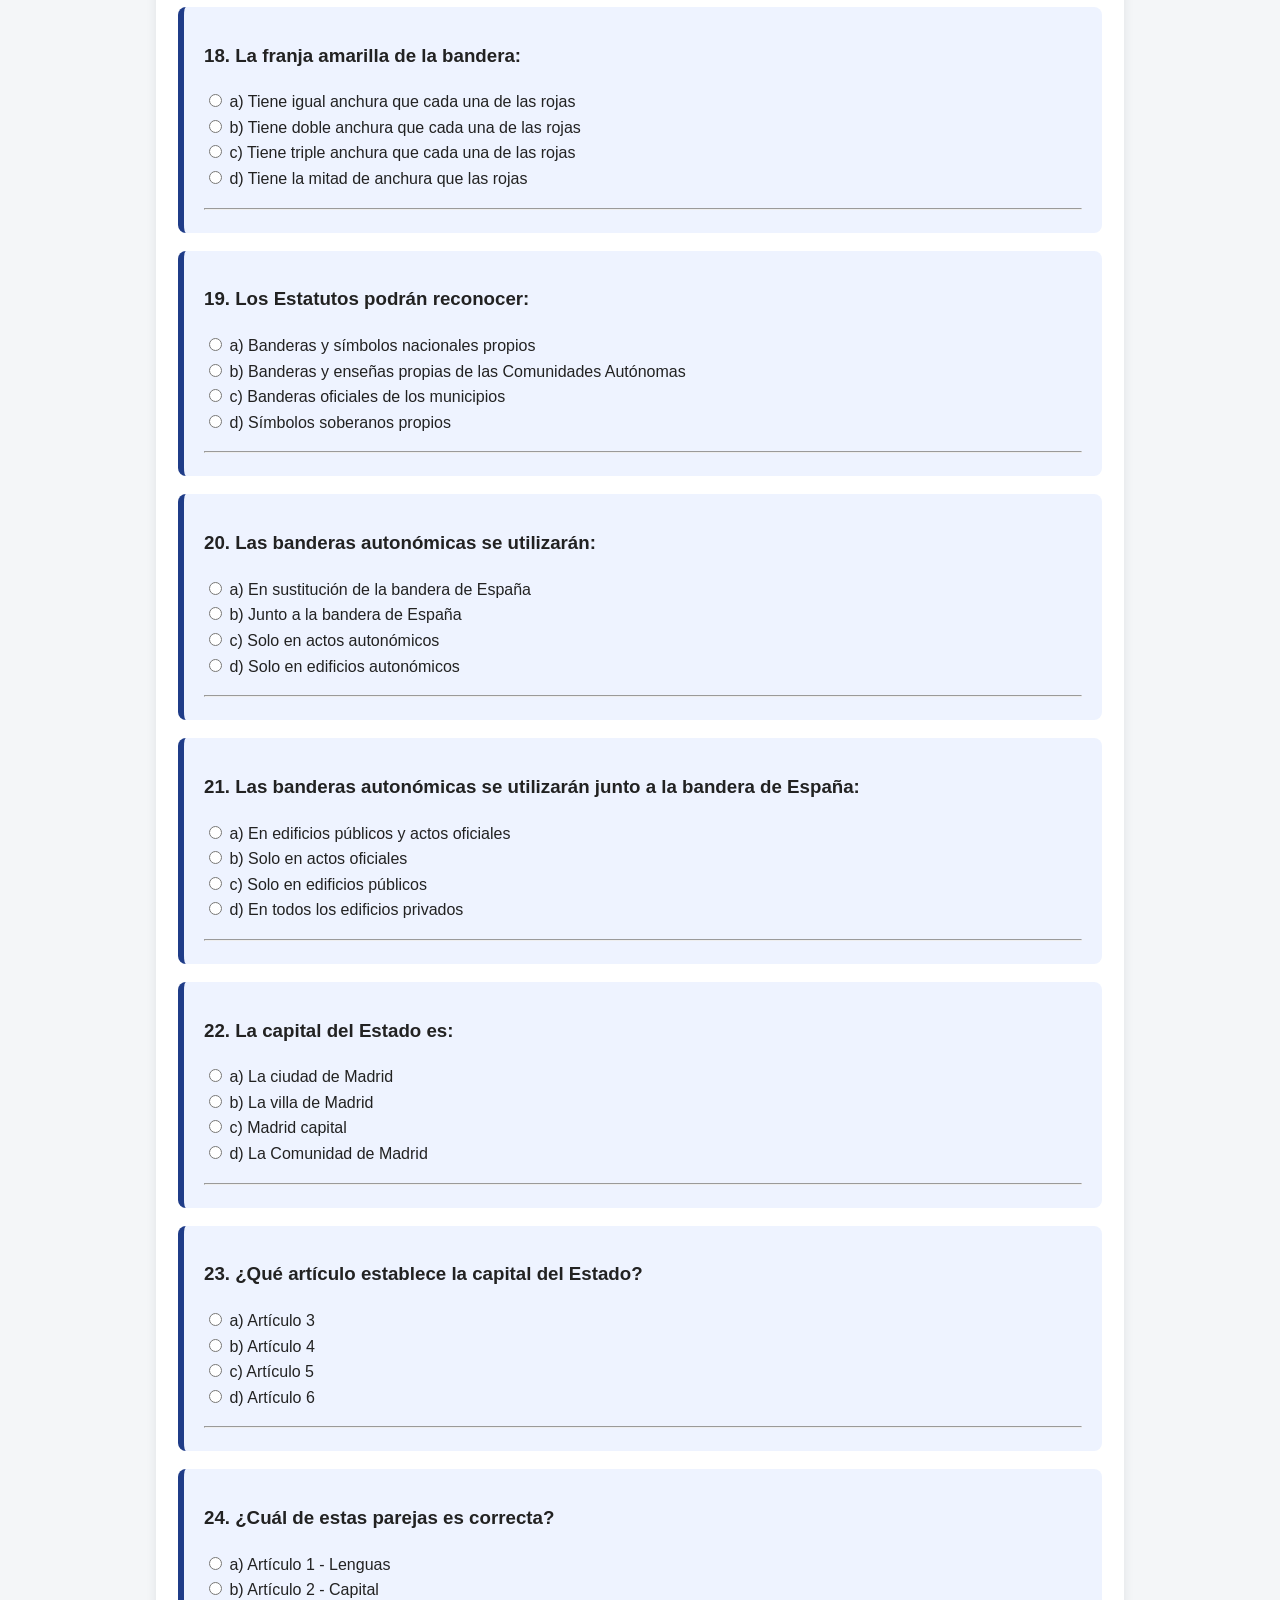
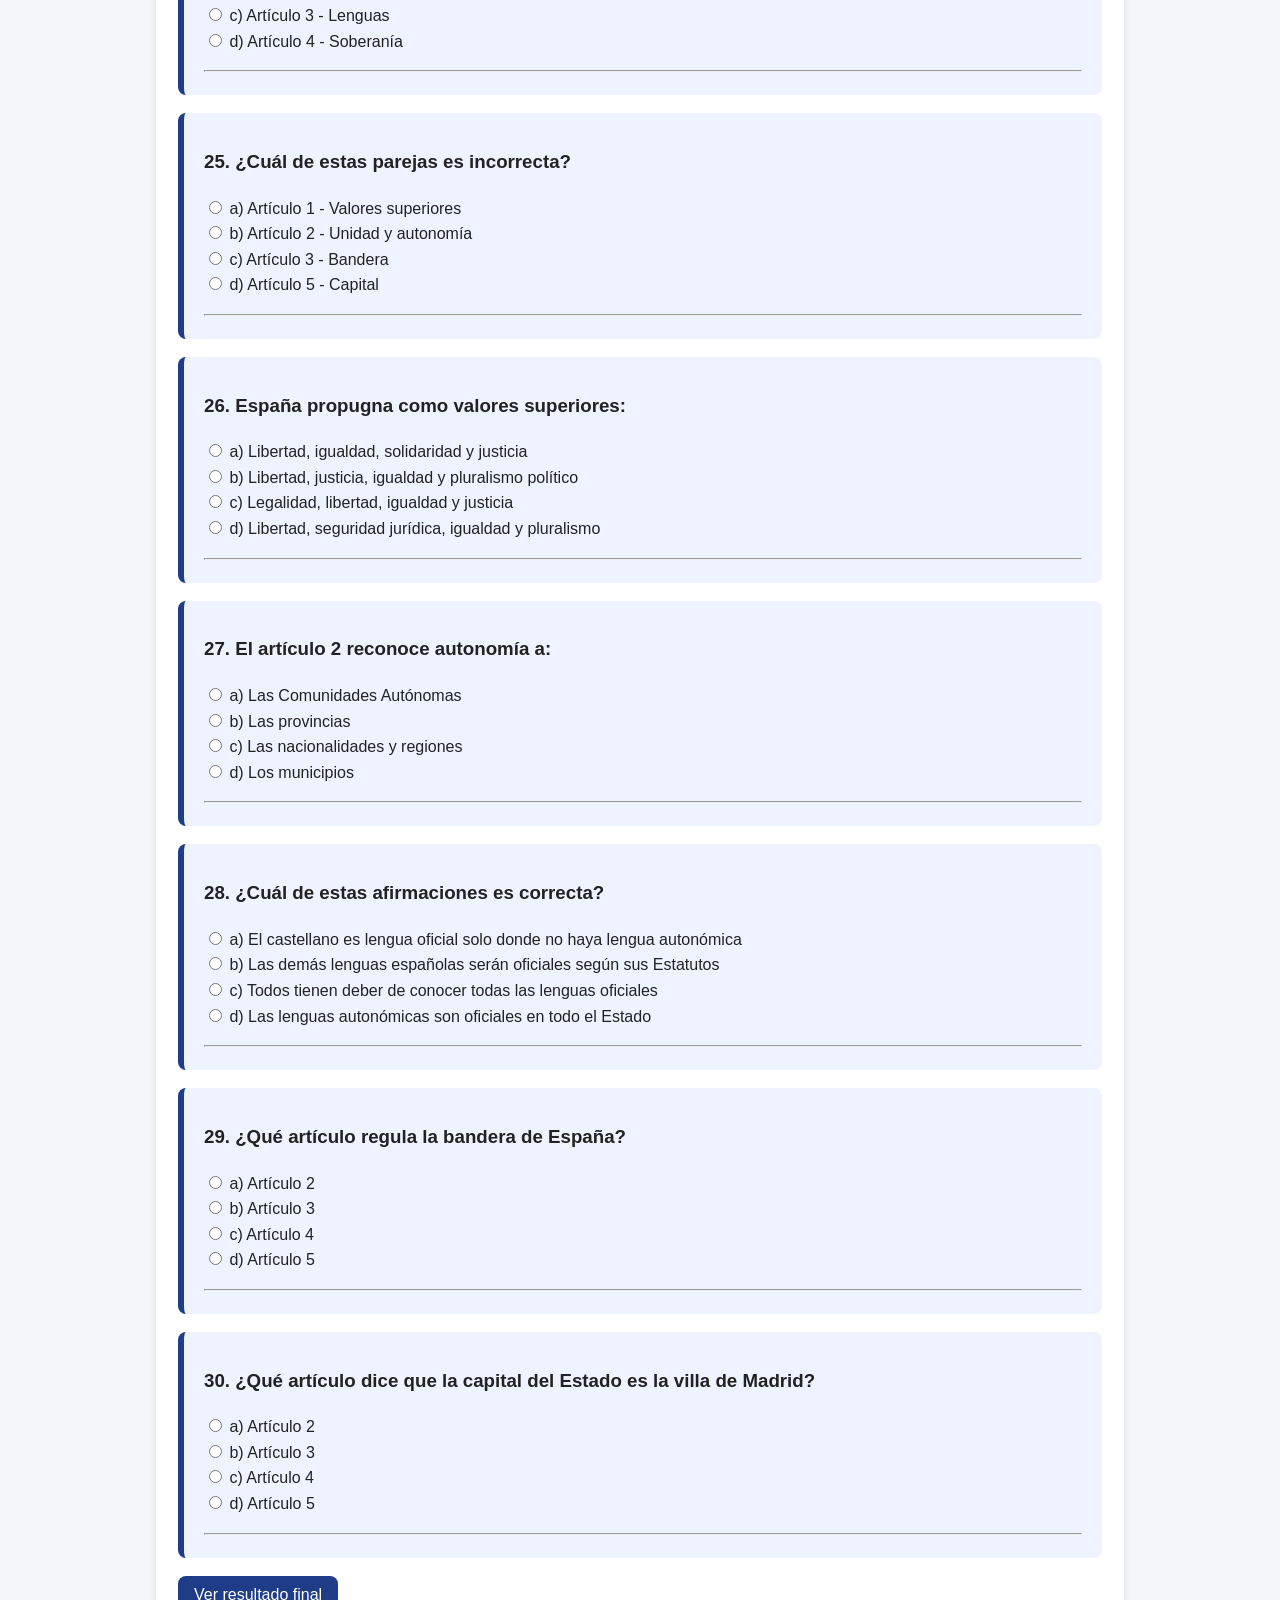
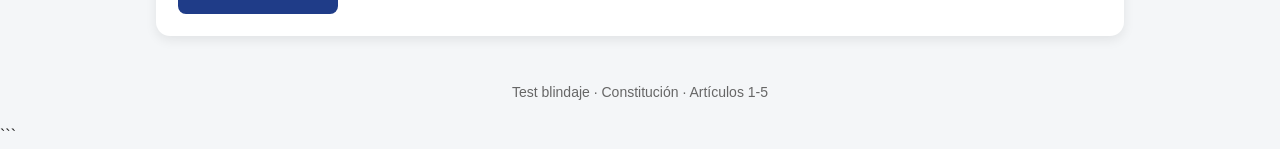
<file: temas/constitucion/test_01_05.html>
```html
<!DOCTYPE html>
<html lang="es">

<head>
    <meta charset="UTF-8">
    <meta name="viewport" content="width=device-width, initial-scale=1.0">
    <title>Test blindaje artículos 1-5</title>
    <link rel="stylesheet" href="../../css/estilos.css">
</head>

<body>

    <header class="cabecera">
        <h1>Constitución Española</h1>
        <p>Test blindaje · Artículos 1 al 5</p>
    </header>

    <main class="contenedor">

        <p class="volver">
            <a href="../../index.html">← Volver al inicio</a>
        </p>

        <section class="tarjeta">
            <h2>Objetivo</h2>
            <div class="ok">
                <p><strong>30 preguntas tipo oposición.</strong></p>
                <p>Artículos 1 al 5 del Título Preliminar.</p>
                <p>Corrección inmediata, explicación y enlace directo al artículo.</p>
            </div>
        </section>

        <section class="tarjeta">
            <h2>Test de blindaje</h2>

            <div id="contenedorTest"></div>

            <button class="boton" onclick="calcularResultado()">Ver resultado final</button>

            <div id="resultado"></div>
        </section>

    </main>

    <footer class="pie">
        Test blindaje · Constitución · Artículos 1-5
    </footer>

    <script>
        const preguntas = [
            {
                texto: "España se constituye en un Estado:",
                opciones: ["Social y democrático", "Social y democrático de Derecho", "Democrático y parlamentario", "Social, autonómico y de Derecho"],
                correcta: 1,
                articulo: "Artículo 1",
                enlace: "articulo_01.html",
                explicacion: "Artículo 1.1: España se constituye en un Estado social y democrático de Derecho.",
                trampa: "No olvides la expresión completa: social, democrático y de Derecho."
            },
            {
                texto: "¿Cuál NO es valor superior del ordenamiento jurídico?",
                opciones: ["Libertad", "Justicia", "Seguridad jurídica", "Igualdad"],
                correcta: 2,
                articulo: "Artículo 1",
                enlace: "articulo_01.html",
                explicacion: "Los valores superiores son libertad, justicia, igualdad y pluralismo político.",
                trampa: "Seguridad jurídica pertenece al artículo 9.3, no al artículo 1."
            },
            {
                texto: "La soberanía nacional reside en:",
                opciones: ["Las Cortes Generales", "El pueblo español", "El Rey", "El Gobierno"],
                correcta: 1,
                articulo: "Artículo 1",
                enlace: "articulo_01.html",
                explicacion: "Artículo 1.2: la soberanía nacional reside en el pueblo español.",
                trampa: "No confundas soberanía con representación parlamentaria."
            },
            {
                texto: "La forma política del Estado español es:",
                opciones: ["Monarquía constitucional", "Democracia parlamentaria", "Monarquía parlamentaria", "Estado autonómico"],
                correcta: 2,
                articulo: "Artículo 1",
                enlace: "articulo_01.html",
                explicacion: "Artículo 1.3: la forma política del Estado español es la Monarquía parlamentaria.",
                trampa: "La Constitución no dice democracia parlamentaria."
            },
            {
                texto: "Los valores superiores del ordenamiento jurídico son:",
                opciones: ["Libertad, justicia, igualdad y solidaridad", "Libertad, justicia, igualdad y pluralismo político", "Libertad, seguridad jurídica, igualdad y pluralismo político", "Legalidad, justicia, igualdad y pluralismo político"],
                correcta: 1,
                articulo: "Artículo 1",
                enlace: "articulo_01.html",
                explicacion: "Los cuatro valores son libertad, justicia, igualdad y pluralismo político.",
                trampa: "Solidaridad, legalidad y seguridad jurídica no son valores superiores del artículo 1."
            },
            {
                texto: "La Constitución se fundamenta en:",
                opciones: ["La unidad de España", "La unidad territorial española", "La indisoluble unidad de la Nación española", "La soberanía de la Nación española"],
                correcta: 2,
                articulo: "Artículo 2",
                enlace: "articulo_02.html",
                explicacion: "Artículo 2: la Constitución se fundamenta en la indisoluble unidad de la Nación española.",
                trampa: "La palabra clave es indisoluble."
            },
            {
                texto: "La Nación española es:",
                opciones: ["Patria común e indivisible de todos los españoles", "Patria única e indivisible de todos los españoles", "Patria común e inseparable de todos los españoles", "Patria común y solidaria de todos los españoles"],
                correcta: 0,
                articulo: "Artículo 2",
                enlace: "articulo_02.html",
                explicacion: "La expresión literal es patria común e indivisible de todos los españoles.",
                trampa: "No dice patria única ni patria inseparable."
            },
            {
                texto: "La Constitución reconoce y garantiza:",
                opciones: ["La soberanía de las nacionalidades y regiones", "La independencia de las Comunidades Autónomas", "La autonomía de las nacionalidades y regiones", "La autonomía de los municipios y provincias"],
                correcta: 2,
                articulo: "Artículo 2",
                enlace: "articulo_02.html",
                explicacion: "Reconoce y garantiza el derecho a la autonomía de las nacionalidades y regiones.",
                trampa: "Autonomía no es soberanía ni independencia."
            },
            {
                texto: "La solidaridad del artículo 2 se establece:",
                opciones: ["Entre las Comunidades Autónomas", "Entre todas ellas", "Entre las provincias", "Entre todos los ciudadanos"],
                correcta: 1,
                articulo: "Artículo 2",
                enlace: "articulo_02.html",
                explicacion: "La Constitución dice literalmente: solidaridad entre todas ellas.",
                trampa: "Aunque conceptualmente pensemos en territorios, la literalidad es entre todas ellas."
            },
            {
                texto: "¿Cuál de estas ideas NO pertenece al artículo 2?",
                opciones: ["Unidad", "Autonomía", "Solidaridad", "Legalidad"],
                correcta: 3,
                articulo: "Artículo 2",
                enlace: "articulo_02.html",
                explicacion: "El artículo 2 habla de unidad, autonomía y solidaridad.",
                trampa: "Legalidad pertenece al artículo 9.3."
            },
            {
                texto: "El castellano es:",
                opciones: ["La lengua oficial de las Comunidades Autónomas", "La lengua nacional", "La lengua española oficial del Estado", "La lengua común del territorio nacional"],
                correcta: 2,
                articulo: "Artículo 3",
                enlace: "articulo_03.html",
                explicacion: "Artículo 3.1: el castellano es la lengua española oficial del Estado.",
                trampa: "La frase exacta es lengua española oficial del Estado."
            },
            {
                texto: "Todos los españoles tienen respecto al castellano:",
                opciones: ["Derecho de conocerlo y deber de usarlo", "Deber de conocerlo y derecho a usarlo", "Deber de usarlo y derecho a conocerlo", "Derecho y deber de usarlo"],
                correcta: 1,
                articulo: "Artículo 3",
                enlace: "articulo_03.html",
                explicacion: "Todos los españoles tienen el deber de conocerla y el derecho a usarla.",
                trampa: "La Constitución no dice deber de usar el castellano."
            },
            {
                texto: "Las demás lenguas españolas serán también oficiales:",
                opciones: ["En todo el territorio nacional", "En las respectivas Comunidades Autónomas de acuerdo con sus Estatutos", "Cuando lo acuerde el Gobierno", "En las provincias bilingües"],
                correcta: 1,
                articulo: "Artículo 3",
                enlace: "articulo_03.html",
                explicacion: "Serán oficiales en las respectivas Comunidades Autónomas de acuerdo con sus Estatutos.",
                trampa: "No son oficiales en todo el Estado."
            },
            {
                texto: "La riqueza de las distintas modalidades lingüísticas de España es:",
                opciones: ["Patrimonio histórico", "Patrimonio nacional", "Patrimonio lingüístico", "Patrimonio cultural"],
                correcta: 3,
                articulo: "Artículo 3",
                enlace: "articulo_03.html",
                explicacion: "La riqueza lingüística es patrimonio cultural.",
                trampa: "No dice patrimonio nacional ni patrimonio histórico."
            },
            {
                texto: "Las modalidades lingüísticas serán objeto de:",
                opciones: ["Especial respeto y protección", "Protección ordinaria", "Respeto institucional", "Desarrollo estatutario obligatorio"],
                correcta: 0,
                articulo: "Artículo 3",
                enlace: "articulo_03.html",
                explicacion: "Serán objeto de especial respeto y protección.",
                trampa: "La expresión clave es especial respeto y protección."
            },
            {
                texto: "La bandera de España tiene:",
                opciones: ["Tres colores", "Dos franjas", "Tres franjas horizontales", "Tres franjas verticales"],
                correcta: 2,
                articulo: "Artículo 4",
                enlace: "articulo_04.html",
                explicacion: "La bandera está formada por tres franjas horizontales: roja, amarilla y roja.",
                trampa: "Tiene dos colores, pero tres franjas."
            },
            {
                texto: "Los colores de la bandera de España son:",
                opciones: ["Rojo, amarillo y rojo", "Rojo, gualda y rojo", "Rojo y amarillo", "Amarillo, rojo y amarillo"],
                correcta: 0,
                articulo: "Artículo 4",
                enlace: "articulo_04.html",
                explicacion: "La Constitución dice roja, amarilla y roja.",
                trampa: "Aunque se use gualda en otros contextos, aquí la literalidad es amarilla."
            },
            {
                texto: "La franja amarilla de la bandera:",
                opciones: ["Tiene igual anchura que cada una de las rojas", "Tiene doble anchura que cada una de las rojas", "Tiene triple anchura que cada una de las rojas", "Tiene la mitad de anchura que las rojas"],
                correcta: 1,
                articulo: "Artículo 4",
                enlace: "articulo_04.html",
                explicacion: "La franja amarilla tiene doble anchura que cada una de las rojas.",
                trampa: "No son tres franjas iguales."
            },
            {
                texto: "Los Estatutos podrán reconocer:",
                opciones: ["Banderas y símbolos nacionales propios", "Banderas y enseñas propias de las Comunidades Autónomas", "Banderas oficiales de los municipios", "Símbolos soberanos propios"],
                correcta: 1,
                articulo: "Artículo 4",
                enlace: "articulo_04.html",
                explicacion: "Los Estatutos podrán reconocer banderas y enseñas propias de las Comunidades Autónomas.",
                trampa: "No habla de símbolos soberanos."
            },
            {
                texto: "Las banderas autonómicas se utilizarán:",
                opciones: ["En sustitución de la bandera de España", "Junto a la bandera de España", "Solo en actos autonómicos", "Solo en edificios autonómicos"],
                correcta: 1,
                articulo: "Artículo 4",
                enlace: "articulo_04.html",
                explicacion: "Se utilizarán junto a la bandera de España.",
                trampa: "No sustituyen a la bandera de España."
            },
            {
                texto: "Las banderas autonómicas se utilizarán junto a la bandera de España:",
                opciones: ["En edificios públicos y actos oficiales", "Solo en actos oficiales", "Solo en edificios públicos", "En todos los edificios privados"],
                correcta: 0,
                articulo: "Artículo 4",
                enlace: "articulo_04.html",
                explicacion: "Se utilizarán junto a la bandera de España en edificios públicos y actos oficiales.",
                trampa: "La Constitución menciona ambas cosas: edificios públicos y actos oficiales."
            },
            {
                texto: "La capital del Estado es:",
                opciones: ["La ciudad de Madrid", "La villa de Madrid", "Madrid capital", "La Comunidad de Madrid"],
                correcta: 1,
                articulo: "Artículo 5",
                enlace: "articulo_05.html",
                explicacion: "Artículo 5: la capital del Estado es la villa de Madrid.",
                trampa: "La expresión literal es villa de Madrid."
            },
            {
                texto: "¿Qué artículo establece la capital del Estado?",
                opciones: ["Artículo 3", "Artículo 4", "Artículo 5", "Artículo 6"],
                correcta: 2,
                articulo: "Artículo 5",
                enlace: "articulo_05.html",
                explicacion: "La capital del Estado aparece en el artículo 5.",
                trampa: "Artículo 4 es bandera; artículo 5 es capital."
            },
            {
                texto: "¿Cuál de estas parejas es correcta?",
                opciones: ["Artículo 1 - Lenguas", "Artículo 2 - Capital", "Artículo 3 - Lenguas", "Artículo 4 - Soberanía"],
                correcta: 2,
                articulo: "Artículos 1-5",
                enlace: "articulo_03.html",
                explicacion: "Artículo 3 = lenguas.",
                trampa: "Artículo 1 es Estado y valores; artículo 2 unidad y autonomía; artículo 4 bandera."
            },
            {
                texto: "¿Cuál de estas parejas es incorrecta?",
                opciones: ["Artículo 1 - Valores superiores", "Artículo 2 - Unidad y autonomía", "Artículo 3 - Bandera", "Artículo 5 - Capital"],
                correcta: 2,
                articulo: "Artículos 1-5",
                enlace: "articulo_04.html",
                explicacion: "La bandera está en el artículo 4, no en el artículo 3.",
                trampa: "Artículo 3 regula las lenguas."
            },
            {
                texto: "España propugna como valores superiores:",
                opciones: ["Libertad, igualdad, solidaridad y justicia", "Libertad, justicia, igualdad y pluralismo político", "Legalidad, libertad, igualdad y justicia", "Libertad, seguridad jurídica, igualdad y pluralismo"],
                correcta: 1,
                articulo: "Artículo 1",
                enlace: "articulo_01.html",
                explicacion: "La fórmula correcta es libertad, justicia, igualdad y pluralismo político.",
                trampa: "Seguridad jurídica es artículo 9.3; solidaridad aparece en el artículo 2."
            },
            {
                texto: "El artículo 2 reconoce autonomía a:",
                opciones: ["Las Comunidades Autónomas", "Las provincias", "Las nacionalidades y regiones", "Los municipios"],
                correcta: 2,
                articulo: "Artículo 2",
                enlace: "articulo_02.html",
                explicacion: "La Constitución habla de nacionalidades y regiones.",
                trampa: "No uses aquí Comunidades Autónomas, aunque sea la organización posterior."
            },
            {
                texto: "¿Cuál de estas afirmaciones es correcta?",
                opciones: ["El castellano es lengua oficial solo donde no haya lengua autonómica", "Las demás lenguas españolas serán oficiales según sus Estatutos", "Todos tienen deber de conocer todas las lenguas oficiales", "Las lenguas autonómicas son oficiales en todo el Estado"],
                correcta: 1,
                articulo: "Artículo 3",
                enlace: "articulo_03.html",
                explicacion: "Las demás lenguas serán oficiales en sus respectivas Comunidades Autónomas de acuerdo con sus Estatutos.",
                trampa: "Solo el castellano tiene deber constitucional general de conocimiento."
            },
            {
                texto: "¿Qué artículo regula la bandera de España?",
                opciones: ["Artículo 2", "Artículo 3", "Artículo 4", "Artículo 5"],
                correcta: 2,
                articulo: "Artículo 4",
                enlace: "articulo_04.html",
                explicacion: "La bandera de España se regula en el artículo 4.",
                trampa: "Artículo 5 regula la capital."
            },
            {
                texto: "¿Qué artículo dice que la capital del Estado es la villa de Madrid?",
                opciones: ["Artículo 2", "Artículo 3", "Artículo 4", "Artículo 5"],
                correcta: 3,
                articulo: "Artículo 5",
                enlace: "articulo_05.html",
                explicacion: "El artículo 5 establece la capital del Estado.",
                trampa: "La expresión exacta es capital del Estado, no capital de España."
            }
        ];

        const resultadosPorArticulo = {
            "Artículo 1": { total: 0, aciertos: 0 },
            "Artículo 2": { total: 0, aciertos: 0 },
            "Artículo 3": { total: 0, aciertos: 0 },
            "Artículo 4": { total: 0, aciertos: 0 },
            "Artículo 5": { total: 0, aciertos: 0 },
            "Artículos 1-5": { total: 0, aciertos: 0 }
        };

        function cargarTest() {
            const contenedor = document.getElementById("contenedorTest");

            preguntas.forEach((pregunta, indice) => {
                const bloque = document.createElement("div");
                bloque.className = "bloque";
                bloque.id = `bloque${indice}`;

                let html = `<h3>${indice + 1}. ${pregunta.texto}</h3>`;

                pregunta.opciones.forEach((opcion, i) => {
                    html += `
        <label>
          <input type="radio" name="p${indice}" value="${i}" onchange="corregirPregunta(${indice}, ${i})">
          ${String.fromCharCode(97 + i)}) ${opcion}
        </label><br>
      `;
                });

                html += `<p id="feedback${indice}"></p><hr>`;

                bloque.innerHTML = html;
                contenedor.appendChild(bloque);
            });
        }

        function corregirPregunta(indice, respuestaUsuario) {
            const pregunta = preguntas[indice];
            const feedback = document.getElementById(`feedback${indice}`);
            const bloque = document.getElementById(`bloque${indice}`);

            if (respuestaUsuario === pregunta.correcta) {
                feedback.innerHTML = `
      ✅ <strong>Correcta.</strong><br>
      <strong>${pregunta.articulo} CE.</strong><br>
      ${pregunta.explicacion}<br>
      ⭐ ${pregunta.trampa}
    `;
                feedback.className = "correcta";
                bloque.style.border = "2px solid #2e7d32";
            } else {
                feedback.innerHTML = `
      ❌ <strong>Incorrecta.</strong><br>
      La correcta es <strong>${String.fromCharCode(97 + pregunta.correcta)}) ${pregunta.opciones[pregunta.correcta]}</strong>.<br>
      <strong>${pregunta.articulo} CE.</strong><br>
      ${pregunta.explicacion}<br>
      ⚠️ ${pregunta.trampa}<br><br>
      <a class="boton secundario" href="${pregunta.enlace}">📖 Repasar ${pregunta.articulo}</a>
    `;
                feedback.className = "incorrecta";
                bloque.style.border = "2px solid #c62828";
            }
        }

        function calcularResultado() {
            let nota = 0;

            for (let articulo in resultadosPorArticulo) {
                resultadosPorArticulo[articulo].total = 0;
                resultadosPorArticulo[articulo].aciertos = 0;
            }

            preguntas.forEach((pregunta, indice) => {
                const seleccionada = document.querySelector(`input[name="p${indice}"]:checked`);

                resultadosPorArticulo[pregunta.articulo].total++;

                if (seleccionada && Number(seleccionada.value) === pregunta.correcta) {
                    nota++;
                    resultadosPorArticulo[pregunta.articulo].aciertos++;
                }
            });

            let mensaje = "";

            if (nota >= 27) {
                mensaje = "Excelente. Bloque 1-5 prácticamente blindado.";
            } else if (nota >= 24) {
                mensaje = "Muy bien. Hay algún detalle que repasar.";
            } else if (nota >= 20) {
                mensaje = "Aprobado, pero todavía no está blindado.";
            } else {
                mensaje = "Necesita repaso. Vuelve a los artículos fallados.";
            }

            let resumen = "";

            for (let articulo in resultadosPorArticulo) {
                const datos = resultadosPorArticulo[articulo];

                if (datos.total > 0) {
                    resumen += `<p><strong>${articulo}:</strong> ${datos.aciertos}/${datos.total}</p>`;
                }
            }

            document.getElementById("resultado").innerHTML =
                `<div class="ok">
      <h3>Resultado: ${nota} / 30</h3>
      <p>${mensaje}</p>
      <hr>
      <h3>Resumen por artículos</h3>
      ${resumen}
    </div>`;
        }

        cargarTest();
    </script>

</body>

</html>
```
</file>
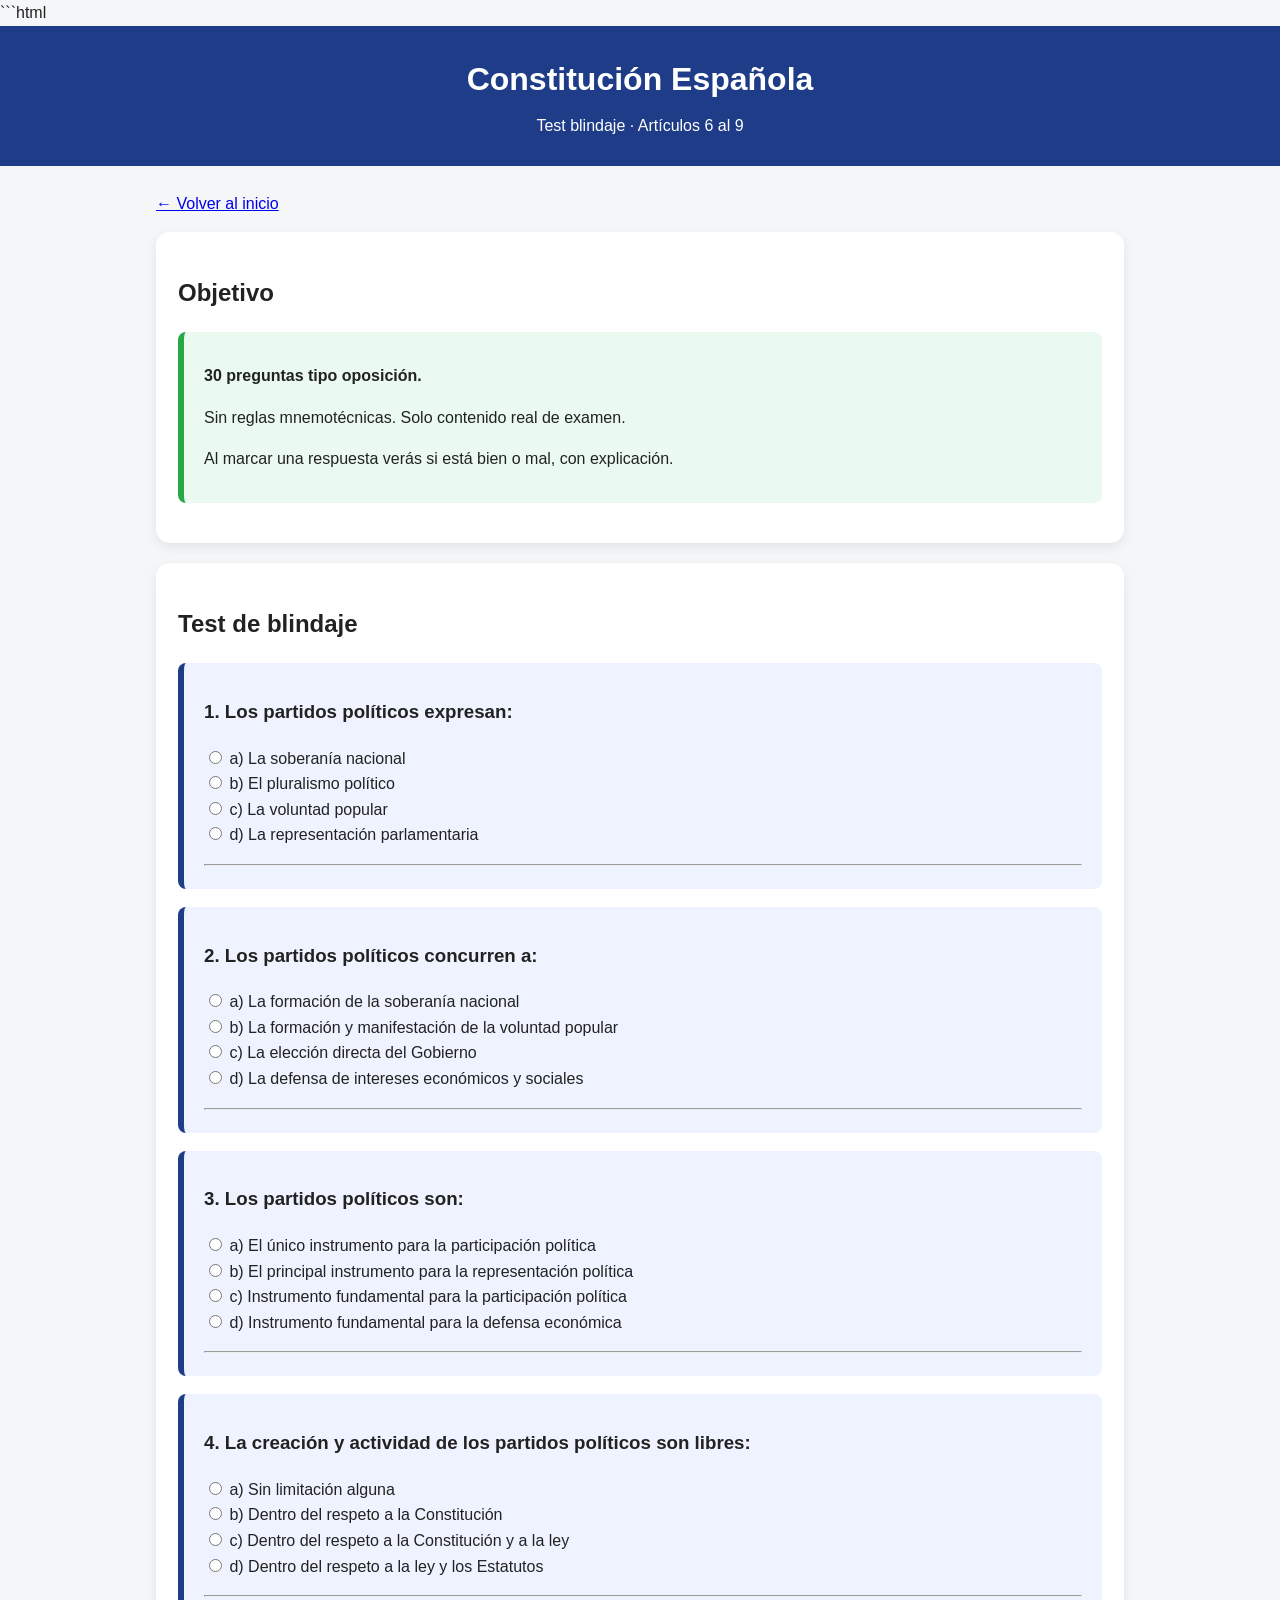
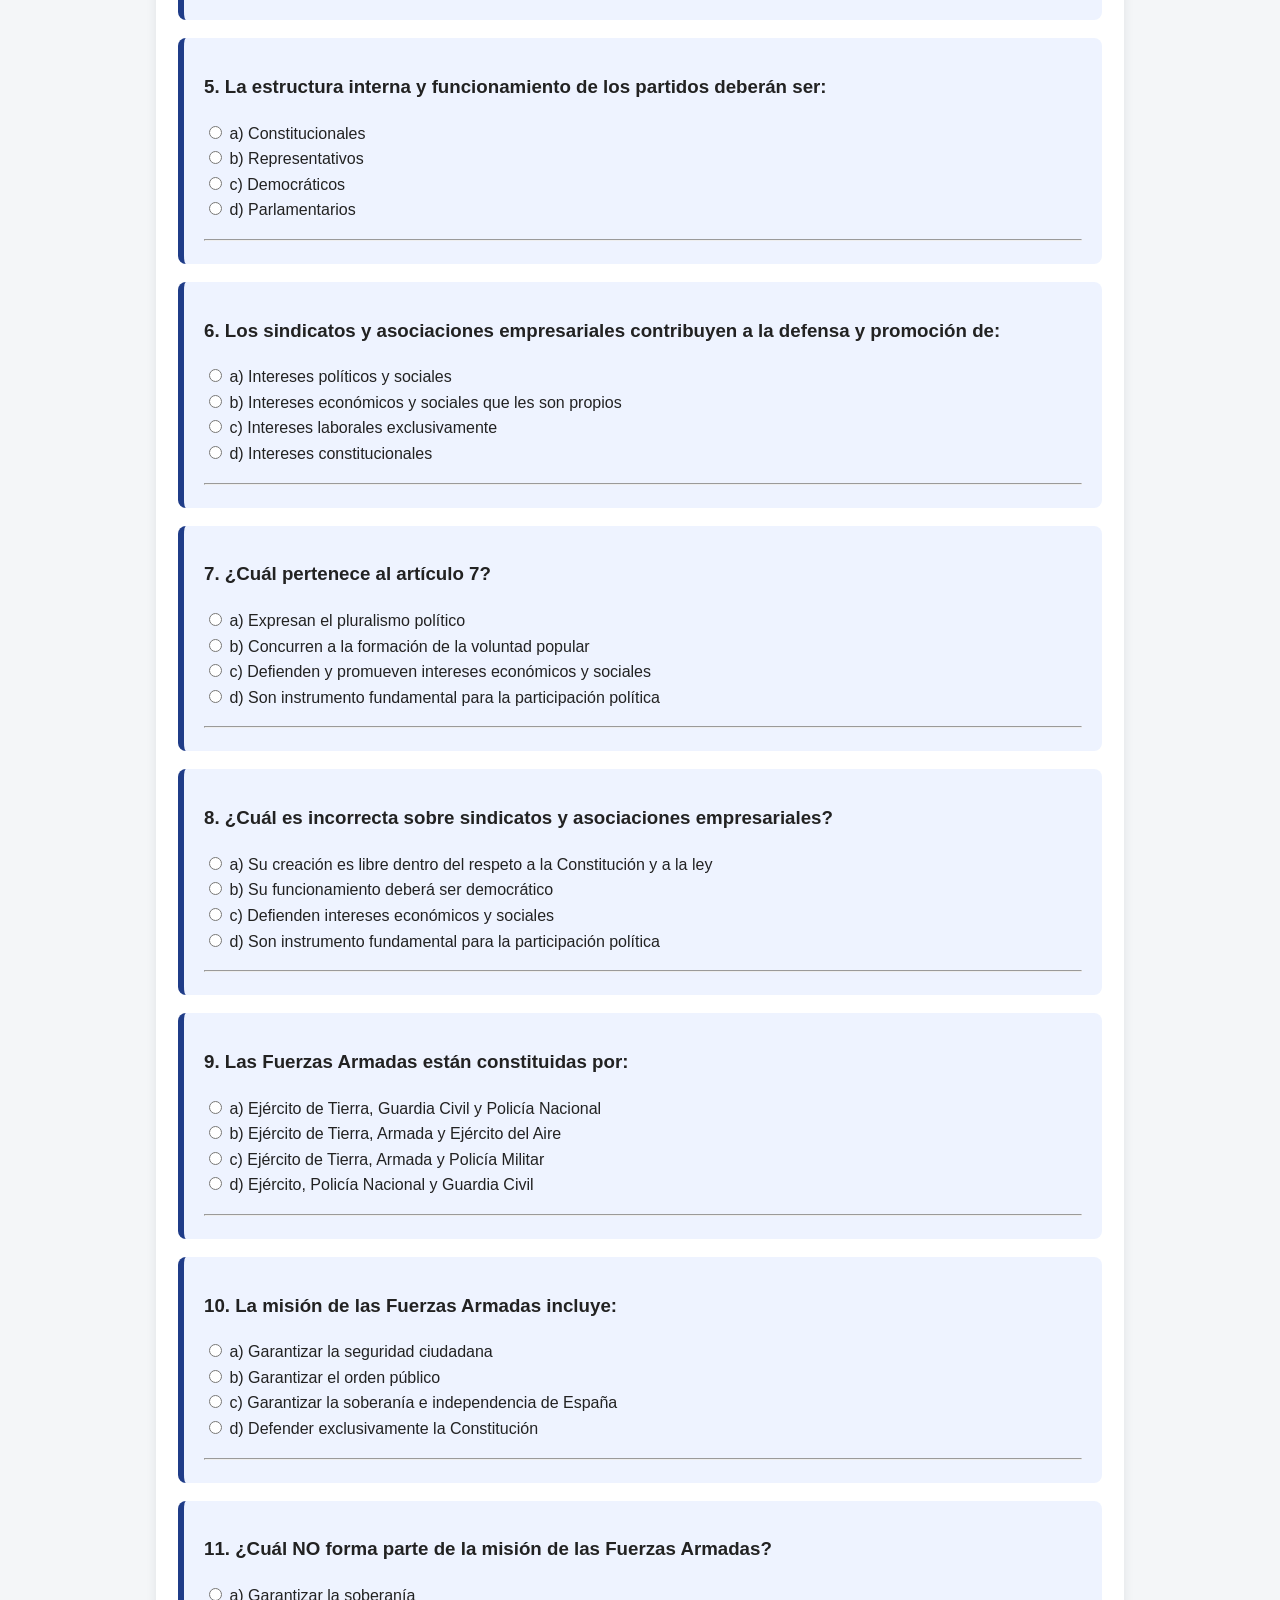
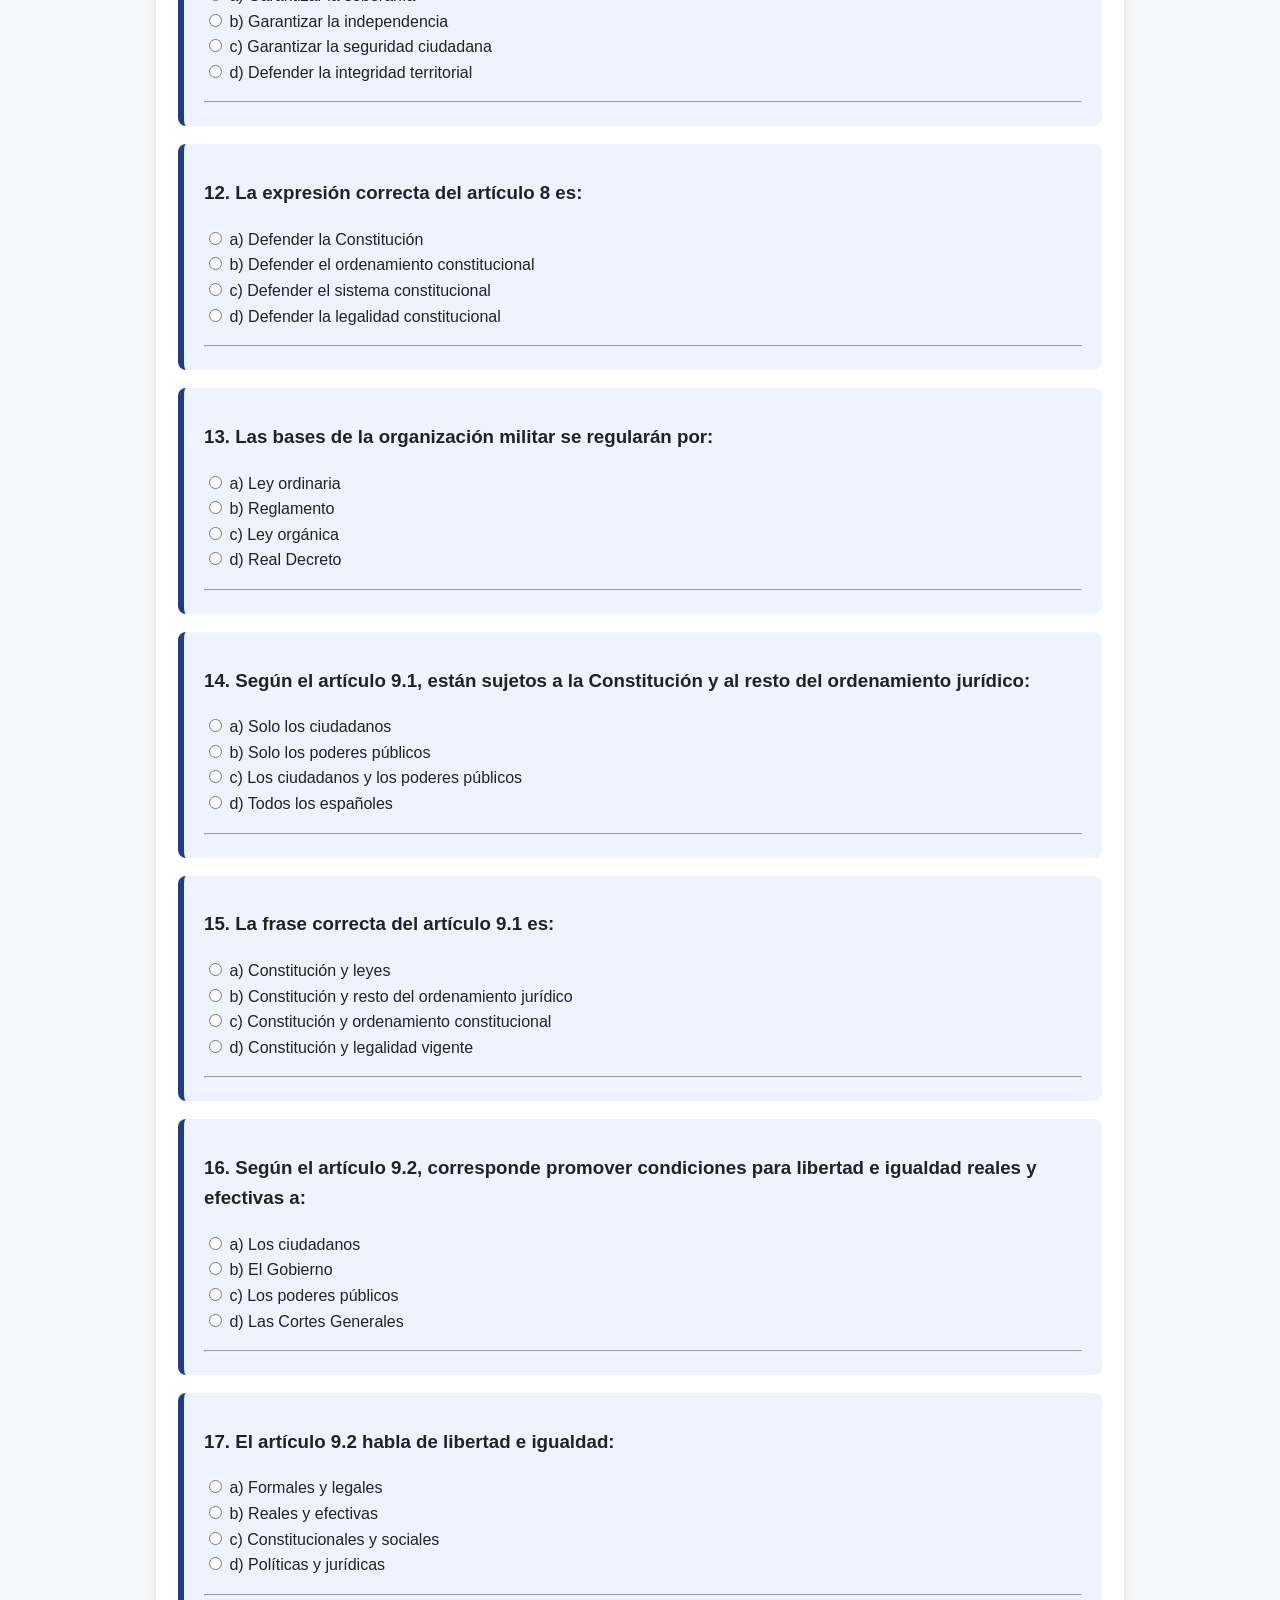
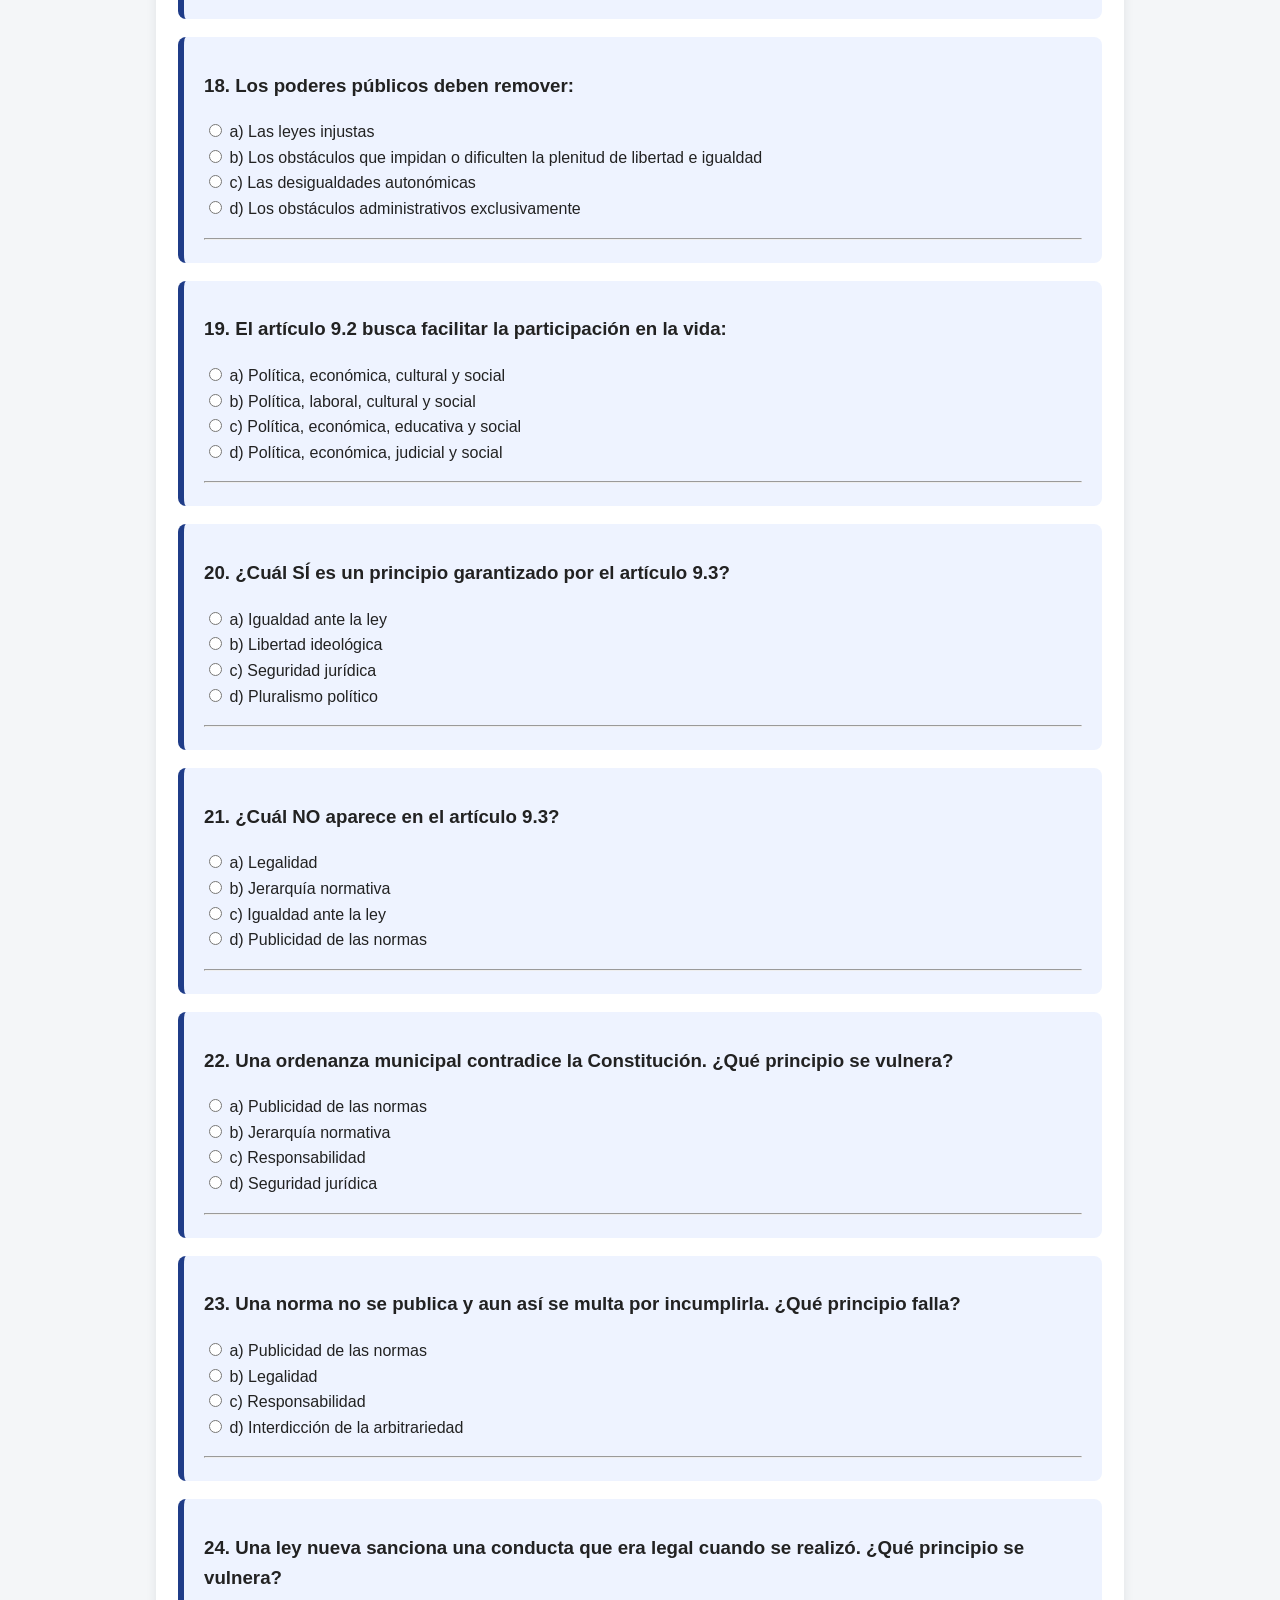
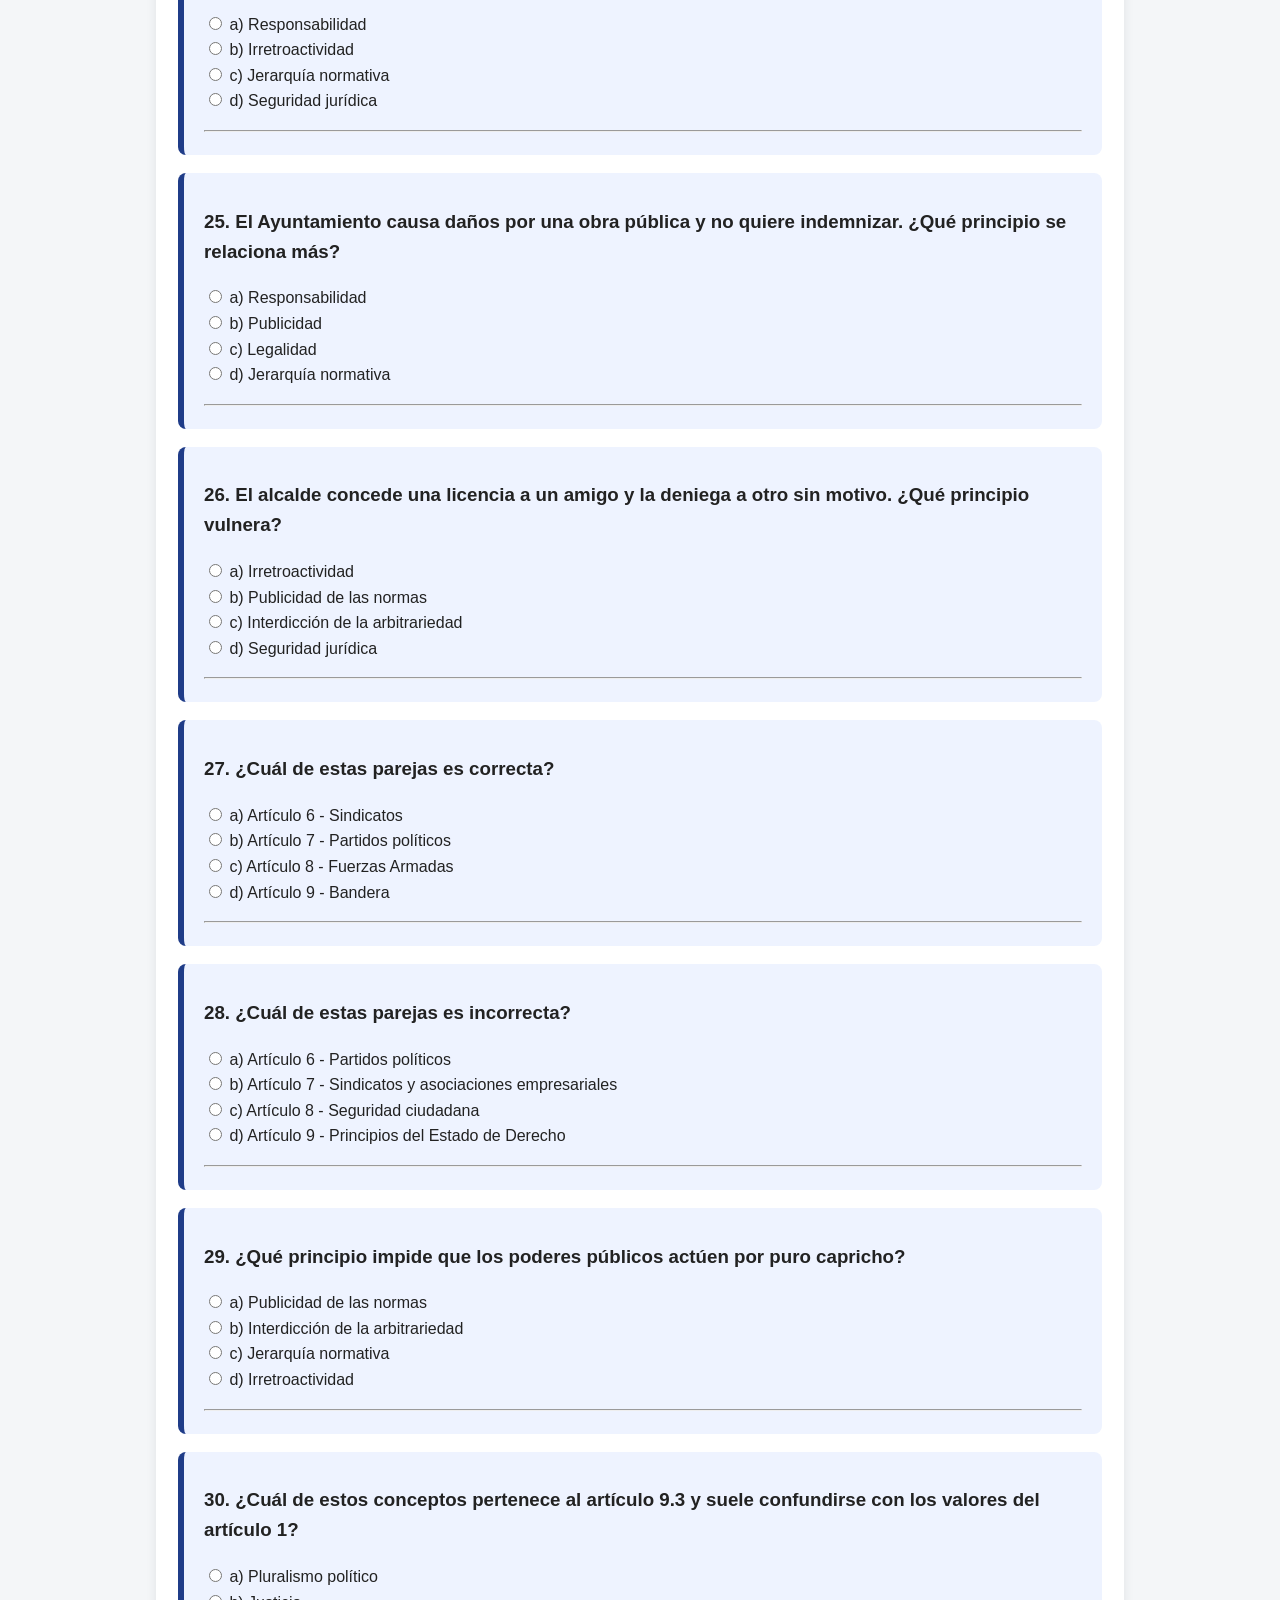
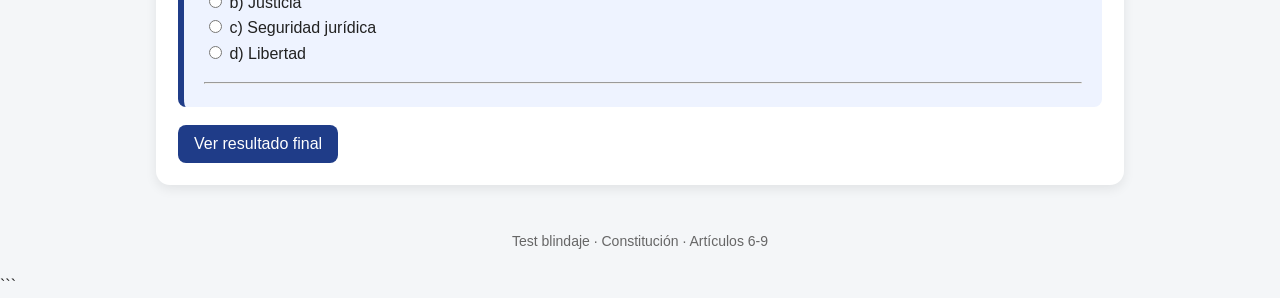
<file: temas/constitucion/test_06_09.html>
```html
<!DOCTYPE html>
<html lang="es">

<head>
    <meta charset="UTF-8">
    <meta name="viewport" content="width=device-width, initial-scale=1.0">
    <title>Test blindaje artículos 6-9</title>
    <link rel="stylesheet" href="../../css/estilos.css">
</head>

<body>

    <header class="cabecera">
        <h1>Constitución Española</h1>
        <p>Test blindaje · Artículos 6 al 9</p>
    </header>

    <main class="contenedor">

        <p class="volver">
            <a href="../../index.html">← Volver al inicio</a>
        </p>

        <section class="tarjeta">
            <h2>Objetivo</h2>
            <div class="ok">
                <p><strong>30 preguntas tipo oposición.</strong></p>
                <p>Sin reglas mnemotécnicas. Solo contenido real de examen.</p>
                <p>Al marcar una respuesta verás si está bien o mal, con explicación.</p>
            </div>
        </section>

        <section class="tarjeta">
            <h2>Test de blindaje</h2>

            <div id="contenedorTest"></div>

            <button class="boton" onclick="calcularResultado()">Ver resultado final</button>

            <div id="resultado"></div>
        </section>

    </main>

    <footer class="pie">
        Test blindaje · Constitución · Artículos 6-9
    </footer>

    <script>
        const preguntas = [
            {
                texto: "Los partidos políticos expresan:",
                opciones: ["La soberanía nacional", "El pluralismo político", "La voluntad popular", "La representación parlamentaria"],
                correcta: 1,
                explicacion: "Artículo 6: los partidos políticos expresan el pluralismo político."
            },
            {
                texto: "Los partidos políticos concurren a:",
                opciones: ["La formación de la soberanía nacional", "La formación y manifestación de la voluntad popular", "La elección directa del Gobierno", "La defensa de intereses económicos y sociales"],
                correcta: 1,
                explicacion: "La frase literal es: formación y manifestación de la voluntad popular."
            },
            {
                texto: "Los partidos políticos son:",
                opciones: ["El único instrumento para la participación política", "El principal instrumento para la representación política", "Instrumento fundamental para la participación política", "Instrumento fundamental para la defensa económica"],
                correcta: 2,
                explicacion: "No dice único ni principal. Dice instrumento fundamental para la participación política."
            },
            {
                texto: "La creación y actividad de los partidos políticos son libres:",
                opciones: ["Sin limitación alguna", "Dentro del respeto a la Constitución", "Dentro del respeto a la Constitución y a la ley", "Dentro del respeto a la ley y los Estatutos"],
                correcta: 2,
                explicacion: "La libertad existe, pero dentro del respeto a la Constitución y a la ley."
            },
            {
                texto: "La estructura interna y funcionamiento de los partidos deberán ser:",
                opciones: ["Constitucionales", "Representativos", "Democráticos", "Parlamentarios"],
                correcta: 2,
                explicacion: "Artículo 6: estructura interna y funcionamiento democráticos."
            },
            {
                texto: "Los sindicatos y asociaciones empresariales contribuyen a la defensa y promoción de:",
                opciones: ["Intereses políticos y sociales", "Intereses económicos y sociales que les son propios", "Intereses laborales exclusivamente", "Intereses constitucionales"],
                correcta: 1,
                explicacion: "Artículo 7: intereses económicos y sociales que les son propios."
            },
            {
                texto: "¿Cuál pertenece al artículo 7?",
                opciones: ["Expresan el pluralismo político", "Concurren a la formación de la voluntad popular", "Defienden y promueven intereses económicos y sociales", "Son instrumento fundamental para la participación política"],
                correcta: 2,
                explicacion: "Artículo 7 = sindicatos y asociaciones empresariales = intereses económicos y sociales."
            },
            {
                texto: "¿Cuál es incorrecta sobre sindicatos y asociaciones empresariales?",
                opciones: ["Su creación es libre dentro del respeto a la Constitución y a la ley", "Su funcionamiento deberá ser democrático", "Defienden intereses económicos y sociales", "Son instrumento fundamental para la participación política"],
                correcta: 3,
                explicacion: "Instrumento fundamental para la participación política corresponde al artículo 6, no al 7."
            },
            {
                texto: "Las Fuerzas Armadas están constituidas por:",
                opciones: ["Ejército de Tierra, Guardia Civil y Policía Nacional", "Ejército de Tierra, Armada y Ejército del Aire", "Ejército de Tierra, Armada y Policía Militar", "Ejército, Policía Nacional y Guardia Civil"],
                correcta: 1,
                explicacion: "Artículo 8: Ejército de Tierra, Armada y Ejército del Aire."
            },
            {
                texto: "La misión de las Fuerzas Armadas incluye:",
                opciones: ["Garantizar la seguridad ciudadana", "Garantizar el orden público", "Garantizar la soberanía e independencia de España", "Defender exclusivamente la Constitución"],
                correcta: 2,
                explicacion: "Su misión incluye garantizar la soberanía e independencia de España."
            },
            {
                texto: "¿Cuál NO forma parte de la misión de las Fuerzas Armadas?",
                opciones: ["Garantizar la soberanía", "Garantizar la independencia", "Garantizar la seguridad ciudadana", "Defender la integridad territorial"],
                correcta: 2,
                explicacion: "La seguridad ciudadana no es misión del artículo 8."
            },
            {
                texto: "La expresión correcta del artículo 8 es:",
                opciones: ["Defender la Constitución", "Defender el ordenamiento constitucional", "Defender el sistema constitucional", "Defender la legalidad constitucional"],
                correcta: 1,
                explicacion: "La expresión literal es ordenamiento constitucional."
            },
            {
                texto: "Las bases de la organización militar se regularán por:",
                opciones: ["Ley ordinaria", "Reglamento", "Ley orgánica", "Real Decreto"],
                correcta: 2,
                explicacion: "Artículo 8.2: una ley orgánica regulará las bases de la organización militar."
            },
            {
                texto: "Según el artículo 9.1, están sujetos a la Constitución y al resto del ordenamiento jurídico:",
                opciones: ["Solo los ciudadanos", "Solo los poderes públicos", "Los ciudadanos y los poderes públicos", "Todos los españoles"],
                correcta: 2,
                explicacion: "Artículo 9.1: ciudadanos y poderes públicos."
            },
            {
                texto: "La frase correcta del artículo 9.1 es:",
                opciones: ["Constitución y leyes", "Constitución y resto del ordenamiento jurídico", "Constitución y ordenamiento constitucional", "Constitución y legalidad vigente"],
                correcta: 1,
                explicacion: "La literalidad es: Constitución y resto del ordenamiento jurídico."
            },
            {
                texto: "Según el artículo 9.2, corresponde promover condiciones para libertad e igualdad reales y efectivas a:",
                opciones: ["Los ciudadanos", "El Gobierno", "Los poderes públicos", "Las Cortes Generales"],
                correcta: 2,
                explicacion: "Corresponde a los poderes públicos."
            },
            {
                texto: "El artículo 9.2 habla de libertad e igualdad:",
                opciones: ["Formales y legales", "Reales y efectivas", "Constitucionales y sociales", "Políticas y jurídicas"],
                correcta: 1,
                explicacion: "La expresión clave es reales y efectivas."
            },
            {
                texto: "Los poderes públicos deben remover:",
                opciones: ["Las leyes injustas", "Los obstáculos que impidan o dificulten la plenitud de libertad e igualdad", "Las desigualdades autonómicas", "Los obstáculos administrativos exclusivamente"],
                correcta: 1,
                explicacion: "Deben remover obstáculos que impidan o dificulten la plenitud de libertad e igualdad."
            },
            {
                texto: "El artículo 9.2 busca facilitar la participación en la vida:",
                opciones: ["Política, económica, cultural y social", "Política, laboral, cultural y social", "Política, económica, educativa y social", "Política, económica, judicial y social"],
                correcta: 0,
                explicacion: "La secuencia literal es política, económica, cultural y social."
            },
            {
                texto: "¿Cuál SÍ es un principio garantizado por el artículo 9.3?",
                opciones: ["Igualdad ante la ley", "Libertad ideológica", "Seguridad jurídica", "Pluralismo político"],
                correcta: 2,
                explicacion: "Seguridad jurídica pertenece al artículo 9.3, no al artículo 1."
            },
            {
                texto: "¿Cuál NO aparece en el artículo 9.3?",
                opciones: ["Legalidad", "Jerarquía normativa", "Igualdad ante la ley", "Publicidad de las normas"],
                correcta: 2,
                explicacion: "Igualdad ante la ley no está en el artículo 9.3."
            },
            {
                texto: "Una ordenanza municipal contradice la Constitución. ¿Qué principio se vulnera?",
                opciones: ["Publicidad de las normas", "Jerarquía normativa", "Responsabilidad", "Seguridad jurídica"],
                correcta: 1,
                explicacion: "Una norma inferior no puede contradecir una superior: jerarquía normativa."
            },
            {
                texto: "Una norma no se publica y aun así se multa por incumplirla. ¿Qué principio falla?",
                opciones: ["Publicidad de las normas", "Legalidad", "Responsabilidad", "Interdicción de la arbitrariedad"],
                correcta: 0,
                explicacion: "Si no se publica, los ciudadanos no pueden conocerla: publicidad de las normas."
            },
            {
                texto: "Una ley nueva sanciona una conducta que era legal cuando se realizó. ¿Qué principio se vulnera?",
                opciones: ["Responsabilidad", "Irretroactividad", "Jerarquía normativa", "Seguridad jurídica"],
                correcta: 1,
                explicacion: "No se puede sancionar retroactivamente una conducta que era legal."
            },
            {
                texto: "El Ayuntamiento causa daños por una obra pública y no quiere indemnizar. ¿Qué principio se relaciona más?",
                opciones: ["Responsabilidad", "Publicidad", "Legalidad", "Jerarquía normativa"],
                correcta: 0,
                explicacion: "La Administración debe responder por los daños que cause cuando proceda."
            },
            {
                texto: "El alcalde concede una licencia a un amigo y la deniega a otro sin motivo. ¿Qué principio vulnera?",
                opciones: ["Irretroactividad", "Publicidad de las normas", "Interdicción de la arbitrariedad", "Seguridad jurídica"],
                correcta: 2,
                explicacion: "Actuar por capricho o sin justificación vulnera la interdicción de la arbitrariedad."
            },
            {
                texto: "¿Cuál de estas parejas es correcta?",
                opciones: ["Artículo 6 - Sindicatos", "Artículo 7 - Partidos políticos", "Artículo 8 - Fuerzas Armadas", "Artículo 9 - Bandera"],
                correcta: 2,
                explicacion: "Artículo 8 = Fuerzas Armadas."
            },
            {
                texto: "¿Cuál de estas parejas es incorrecta?",
                opciones: ["Artículo 6 - Partidos políticos", "Artículo 7 - Sindicatos y asociaciones empresariales", "Artículo 8 - Seguridad ciudadana", "Artículo 9 - Principios del Estado de Derecho"],
                correcta: 2,
                explicacion: "El artículo 8 no habla de seguridad ciudadana, sino de Fuerzas Armadas."
            },
            {
                texto: "¿Qué principio impide que los poderes públicos actúen por puro capricho?",
                opciones: ["Publicidad de las normas", "Interdicción de la arbitrariedad", "Jerarquía normativa", "Irretroactividad"],
                correcta: 1,
                explicacion: "La interdicción de la arbitrariedad prohíbe decisiones caprichosas de los poderes públicos."
            },
            {
                texto: "¿Cuál de estos conceptos pertenece al artículo 9.3 y suele confundirse con los valores del artículo 1?",
                opciones: ["Pluralismo político", "Justicia", "Seguridad jurídica", "Libertad"],
                correcta: 2,
                explicacion: "Seguridad jurídica no es valor superior del artículo 1; es principio del artículo 9.3."
            }
        ];

        function cargarTest() {
            const contenedor = document.getElementById("contenedorTest");

            preguntas.forEach((pregunta, indice) => {
                const bloque = document.createElement("div");
                bloque.className = "bloque";

                let html = `<h3>${indice + 1}. ${pregunta.texto}</h3>`;

                pregunta.opciones.forEach((opcion, i) => {
                    html += `
        <label>
          <input type="radio" name="p${indice}" value="${i}" onchange="corregirPregunta(${indice}, ${i})">
          ${String.fromCharCode(97 + i)}) ${opcion}
        </label><br>
      `;
                });

                html += `<p id="feedback${indice}"></p><hr>`;

                bloque.innerHTML = html;
                contenedor.appendChild(bloque);
            });
        }

        function corregirPregunta(indice, respuestaUsuario) {
            const pregunta = preguntas[indice];
            const feedback = document.getElementById(`feedback${indice}`);

            if (respuestaUsuario === pregunta.correcta) {
                feedback.innerHTML = `✅ <strong>Correcta.</strong> ${pregunta.explicacion}`;
                feedback.className = "correcta";
            } else {
                feedback.innerHTML = `❌ <strong>Incorrecta.</strong> La correcta es ${String.fromCharCode(97 + pregunta.correcta)}) ${pregunta.opciones[pregunta.correcta]}. ${pregunta.explicacion}`;
                feedback.className = "incorrecta";
            }
        }

        function calcularResultado() {
            let nota = 0;

            preguntas.forEach((pregunta, indice) => {
                const seleccionada = document.querySelector(`input[name="p${indice}"]:checked`);

                if (seleccionada && Number(seleccionada.value) === pregunta.correcta) {
                    nota++;
                }
            });

            let mensaje = "";

            if (nota >= 27) {
                mensaje = "Excelente. Artículos 6-9 prácticamente blindados.";
            } else if (nota >= 24) {
                mensaje = "Muy bien. Hay detalles que repasar antes del examen final.";
            } else if (nota >= 20) {
                mensaje = "Aprobado, pero todavía no está blindado.";
            } else {
                mensaje = "Necesita repaso. Vuelve a los artículos 6, 7, 8 y 9.";
            }

            document.getElementById("resultado").innerHTML =
                `<div class="ok">
      <h3>Resultado: ${nota} / 30</h3>
      <p>${mensaje}</p>
    </div>`;
        }

        cargarTest();
    </script>

</body>

</html>
```
</file>
<file: css/estilos.css>
* {
  box-sizing: border-box;
}

body {
  margin: 0;
  font-family: Arial, sans-serif;
  background: #f4f6f8;
  color: #222;
  line-height: 1.6;
}

.cabecera {
  background: #1f3c88;
  color: white;
  padding: 28px 20px;
  text-align: center;
}

.cabecera h1 {
  margin: 0;
  font-size: 2rem;
}

.cabecera p {
  margin: 8px 0 0;
}

.contenedor {
  max-width: 1000px;
  margin: 25px auto;
  padding: 0 16px;
}

.tarjeta {
  background: white;
  padding: 22px;
  margin-bottom: 20px;
  border-radius: 14px;
  box-shadow: 0 4px 12px rgba(0,0,0,0.08);
}

.grid {
  display: grid;
  grid-template-columns: repeat(2, 1fr);
  gap: 20px;
}

.boton {
  display: inline-block;
  background: #1f3c88;
  color: white;
  padding: 10px 16px;
  border-radius: 8px;
  text-decoration: none;
  border: none;
  cursor: pointer;
  font-size: 1rem;
}

.boton:hover {
  opacity: 0.9;
}

.boton.secundario {
  background: #555;
}

.bloqueado {
  opacity: 0.65;
}

.bloque {
  background: #eef3ff;
  border-left: 6px solid #1f3c88;
  padding: 15px 20px;
  margin: 18px 0;
  border-radius: 8px;
}

.regla {
  background: #fff7e6;
  border-left: 6px solid #f0a500;
  padding: 15px 20px;
  margin: 18px 0;
  border-radius: 8px;
}

.alerta {
  background: #ffecec;
  border-left: 6px solid #d9534f;
  padding: 15px 20px;
  margin: 18px 0;
  border-radius: 8px;
}

.ok {
  background: #eafaf1;
  border-left: 6px solid #28a745;
  padding: 15px 20px;
  margin: 18px 0;
  border-radius: 8px;
}

.pregunta {
  border-bottom: 1px solid #ddd;
  padding: 18px 0;
}

.opcion {
  display: block;
  margin: 8px 0;
  cursor: pointer;
}

.resultado {
  font-weight: bold;
  margin-top: 15px;
}

.correcta {
  color: #198754;
}

.incorrecta {
  color: #dc3545;
}

.pie {
  text-align: center;
  padding: 20px;
  color: #666;
  font-size: 14px;
}

.volver {
  margin-bottom: 15px;
}

@media (max-width: 700px) {
  .grid {
    grid-template-columns: 1fr;
  }

  .cabecera h1 {
    font-size: 1.6rem;
  }

  .tarjeta {
    padding: 18px;
  }
}
</file>
